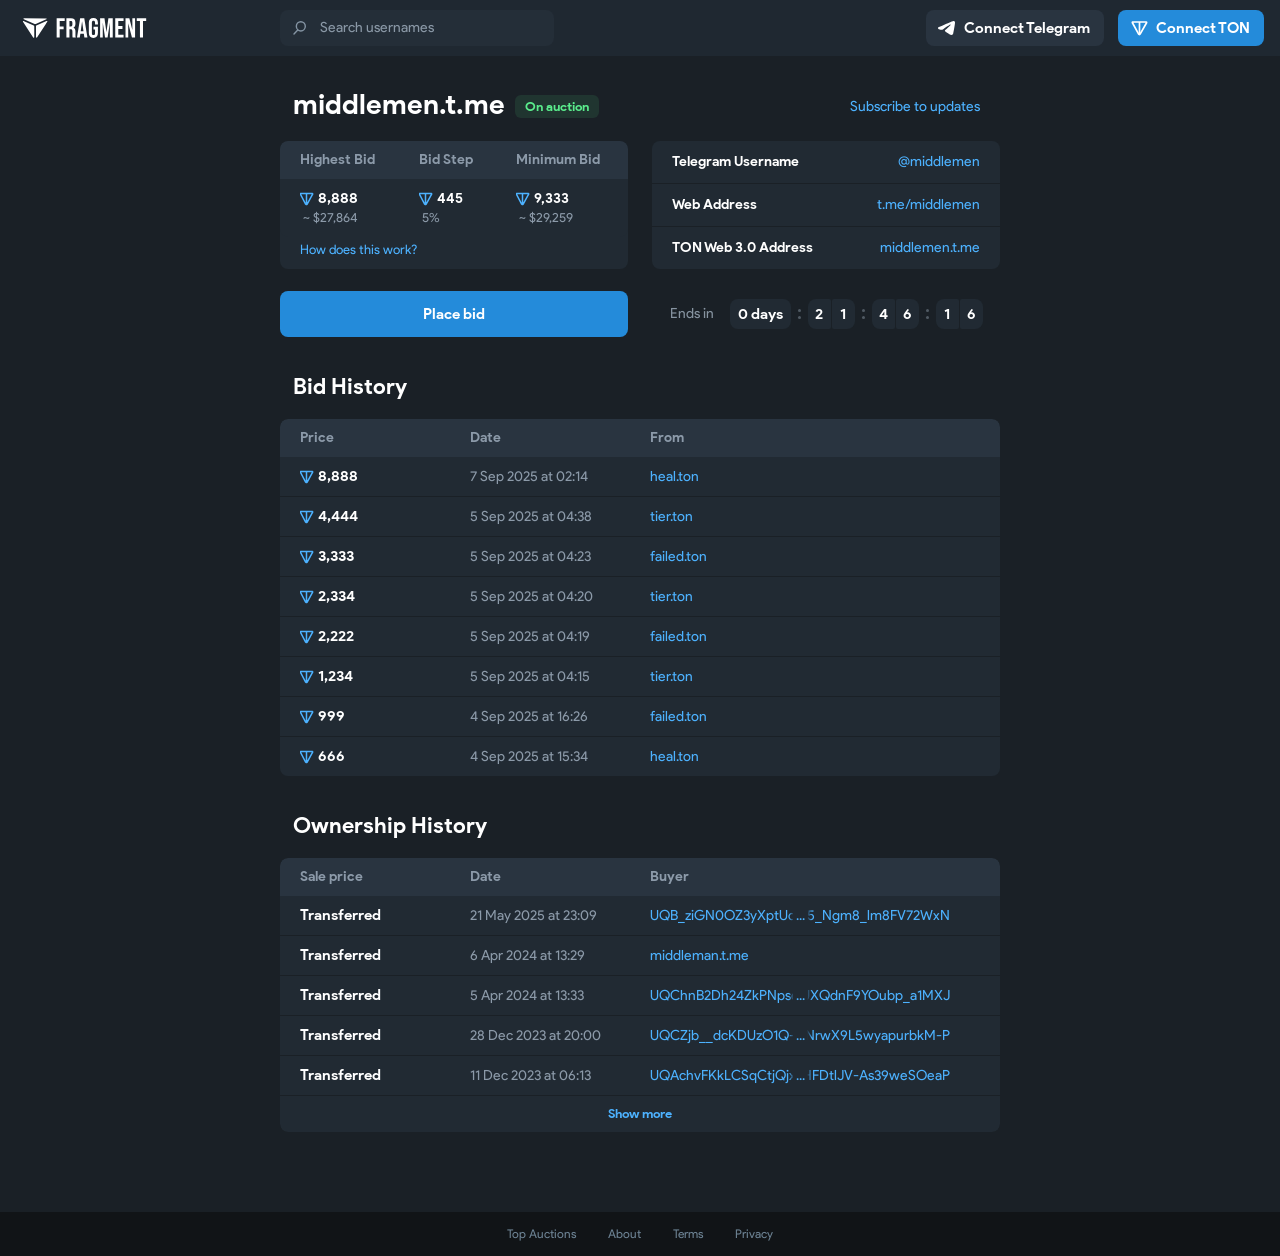
<file: middlemen.html>
<!DOCTYPE html>
<html>
  <head>
    <meta charset="utf-8">
    <title>middlemen – Fragment</title>
    <meta name="viewport" content="width=device-width, initial-scale=1.0, minimum-scale=1.0, maximum-scale=1.0, user-scalable=no, viewport-fit=cover" />
<meta name="format-detection" content="telephone=no" />
<meta http-equiv="X-UA-Compatible" content="IE=edge" />
<meta name="MobileOptimized" content="176" />
<meta name="HandheldFriendly" content="True" /><meta name="twitter:card" content="summary"></meta>
<meta property="og:url" content="https://fragment.com/username/middlemen" />
<meta property="og:title" content="Buy @middlemen">
<meta property="og:image" content="https://nft.fragment.com/username/middlemen.webp">
<meta property="og:description" content="An auction to get the Telegram username @middlemen is in progress.">
<meta property="og:site_name" content="Fragment Auctions">
<link rel="canonical" href="middlemen.html" />

    <link rel="shortcut icon" href="fragment.ico" type="image/x-icon" />
<link rel="mask-icon" href="https://fragment.com/img/fragment_icon.svg" color="#121519">
    <script>document.cookie="stel_dt="+encodeURIComponent((new Date).getTimezoneOffset())+";path=/;max-age=31536000;samesite=None;secure"</script>
    
    <link href="font-roboto.css@1.css" rel="stylesheet" type="text/css">
    <link href="bootstrap.min.css@3.css" rel="stylesheet">
    <link href="bootstrap-extra.css@2.css" rel="stylesheet">
    <link href="auction.css@94.css" rel="stylesheet">

  </head>
  <body class="emoji_image no-transition">
      <svg xmlns="http://www.w3.org/2000/svg" style="position:absolute;width:0;height:0;left:-10000px">
    <defs>
      <path id="icon-premium" d="m8.88 13.45 2.89-5.71c.33-.66 1.14-.93 1.8-.6.25.13.46.35.59.61l2.73 5.51c.22.45.66.76 1.16.82l5.7.68c.78.09 1.33.79 1.24 1.57-.04.31-.18.61-.41.84l-4.52 4.42c-.18.18-.27.43-.23.68l.75 5.98c.1.85-.5 1.63-1.36 1.74-.32.04-.65-.02-.94-.18l-4.77-2.59c-.34-.19-.76-.19-1.11-.01l-4.93 2.52c-.7.35-1.55.07-1.91-.62-.13-.26-.18-.55-.14-.84l.4-2.74c.19-1.34 1.03-2.51 2.23-3.12l5.49-2.78c.15-.08.2-.26.13-.4-.06-.12-.18-.18-.31-.16l-6.71.95c-1.02.15-2.06-.14-2.87-.79l-2.23-1.82c-.64-.51-.73-1.45-.22-2.09.24-.29.59-.48.97-.53l5.73-.74c.36-.04.68-.27.85-.6z"/>
      <path id="icon-ton-qr" d="m4.02 7h15.945c.33 0 .6.27.6.615 0 .105-.015.21-.075.3l-7.56 13.62c-.33.6-1.08.81-1.665.48-.21-.12-.375-.285-.48-.495l-7.305-13.62c-.15-.3-.045-.675.255-.825.09-.045.18-.075.285-.075zm7.98 14.67v-14.67z" fill="none" stroke="currentColor" stroke-width="2.1"/>

      <path d="M 6.67 5.74 L 8.88 1.32 C 9.13 0.81 9.74 0.6 10.25 0.86 C 10.45 0.96 10.61 1.13 10.71 1.33 L 12.79 5.59 C 12.96 5.93 13.29 6.17 13.67 6.22 L 18.03 6.74 C 18.62 6.82 19.05 7.36 18.98 7.96 C 18.95 8.2 18.84 8.43 18.66 8.61 L 15.21 12.03 C 15.07 12.16 15.01 12.36 15.03 12.56 L 15.6 17.17 C 15.69 17.83 15.22 18.44 14.57 18.52 C 14.32 18.55 14.07 18.5 13.85 18.38 L 10.21 16.38 C 9.95 16.24 9.63 16.23 9.36 16.37 L 5.59 18.32 C 5.06 18.59 4.41 18.38 4.14 17.84 C 4.03 17.64 4 17.41 4.03 17.19 L 4.33 15.07 C 4.48 14.03 5.12 13.14 6.04 12.66 L 10.23 10.51 C 10.34 10.45 10.38 10.31 10.33 10.2 C 10.28 10.11 10.19 10.06 10.09 10.08 L 4.97 10.82 C 4.19 10.93 3.39 10.71 2.78 10.2 L 1.07 8.8 C 0.58 8.4 0.51 7.68 0.9 7.18 C 1.09 6.96 1.35 6.81 1.64 6.77 L 6.02 6.2 C 6.3 6.17 6.54 5.99 6.67 5.74 Z" id="icon-star"></path>
      <linearGradient x1="25%" y1="0.825%" x2="74.92%" y2="107.86%" id="s2"><stop stop-color="#FFD951" offset="0%"></stop><stop stop-color="#FFB222" offset="100%"></stop></linearGradient>
      <linearGradient x1="50%" y1="0%" x2="50%" y2="99.8%" id="s3"><stop stop-color="#E58F0D" offset="0%"></stop><stop stop-color="#EB7915" offset="100%"></stop></linearGradient>
      <filter x="-5.2%" y="-5.3%" width="110.3%" height="110.6%" filterUnits="objectBoundingBox" id="s4"><feOffset dx="1" dy="1" in="SourceAlpha" result="shadowOffsetInner1"></feOffset><feComposite in="shadowOffsetInner1" in2="SourceAlpha" operator="arithmetic" k2="-1" k3="1" result="shadowInnerInner1"></feComposite><feColorMatrix values="0 0 0 0 1 0 0 0 0 1 0 0 0 0 1 0 0 0 0.657 0" type="matrix" in="shadowInnerInner1"></feColorMatrix>
      </filter>
      <g id="icon-colorful-star" stroke="none" stroke-width="1" fill="none" fill-rule="evenodd">
        <use fill="url(#s2)" fill-rule="evenodd" xlink:href="#icon-star"></use>
        <use fill="#000" filter="url(#s4)" xlink:href="#icon-star"></use>
        <use stroke="url(#s3)" stroke-width="0.89" xlink:href="#icon-star"></use>
      </g>
      <g id="icon-multi-star" stroke="none" stroke-width="1" fill="none" fill-rule="evenodd">
        <use stroke="currentColor" stroke-width="2.67" xlink:href="#icon-star"></use>
        <use fill="url(#s2)" fill-rule="evenodd" xlink:href="#icon-star"></use>
        <use fill="#000" filter="url(#s4)" xlink:href="#icon-star"></use>
        <use stroke="url(#s3)" stroke-width="0.89" xlink:href="#icon-star"></use>
        <path d="M 5.2 19 L 14 19 L 9.8 16.7 L 5.2 19 Z" fill="currentColor"></path>
      </g>
      <filter id="svg-filter--filters-icon-color"><feFlood flood-color="var(--filters-icon-color)"></feFlood><feComposite in2="SourceGraphic" operator="in"></feComposite></filter>
    </defs>
  </svg>
    <div id="aj_progress" class="progress-bar"></div>
    
    <div id="aj_content">    <header class="tm-header">
    <div class="tm-header-logo">
      <a href="https://fragment.com/" class="tm-logo js-header-logo js-logo js-random-logo js-logo-hoverable">
        <i class="tm-logo-icon js-logo-icon"></i>
        <i class="tm-logo-text"></i>
      </a>
    </div>
    <div class="tm-header-body">
        <form action="https://fragment.com/" class="tm-header-search-form">
    <div class="icon-before icon-search tm-field tm-search-field">
      <input type="search" class="form-control tm-input tm-search-input" name="query" placeholder="Search usernames" autocomplete="off" />
    </div>
  </form>
    </div>
    <div class="tm-header-actions tm-header-actions-wide">
        <button class="btn btn-default tm-header-action tm-header-button login-link">
    <i class="icon icon-connect-telegram"></i>
    <span class="tm-button-label">Connect Telegram</span>
  </button>
        <button class="btn btn-primary tm-header-action tm-header-button ton-auth-link">
    <i class="icon icon-connect-ton"></i>
    <span class="tm-button-label">Connect TON</span>
  </button>
      
    </div>
    
    <div class="tm-header-menu-button js-header-menu-button icon-before icon-header-menu"></div>
    <div class="tm-header-menu hide js-header-menu" data-close-outside="js-header-menu-window">
      <div class="tm-header-menu-close-button js-header-menu-close-button icon-before icon-header-menu-close"></div>
      <div class="tm-header-menu-window js-header-menu-window">
        
        <div class="tm-header-menu-body">
          
          <h4 class="tm-menu-subheader">Platform</h4>
          <div class="tm-menu-links">
            <a href="https://fragment.com/about" class="tm-menu-link icon-before icon-menu-about">About</a>
            <a href="https://fragment.com/terms" class="tm-menu-link icon-before icon-menu-terms">Terms</a>
            <a href="https://fragment.com/privacy" class="tm-menu-link icon-before icon-menu-privacy">Privacy Policy</a>
          </div>
          <div class="tm-header-menu-footer">
              <div class="tm-header-menu-footer-text">
    Connect TON and Telegram <br/>to view your bids and assets
  </div>
              <button class="btn btn-primary btn-block tm-menu-button ton-auth-link">
    <i class="icon icon-connect-ton"></i>
    <span class="tm-button-label">Connect TON</span>
  </button>
              <button class="btn btn-default btn-block tm-menu-button login-link">
    <i class="icon icon-connect-telegram"></i>
    <span class="tm-button-label">Connect Telegram</span>
  </button>
          </div>
        </div>
      </div>
    </div>
  </header>
    <main class="tm-main js-main-content">
      <section class="tm-section tm-auction-section">
    
    <div class="tm-section-header">
      <h2 class="tm-section-header-text">
        <span class="tm-section-header-domain"><span class="tm-web3-address"><span class="subdomain">middlemen</span><span class="domain">.t.me</span></span></span>
        
        <span class="tm-section-header-status tm-status-avail">On auction</span>
        
      </h2>
        <div class="tm-section-subscribe tm-section-box js-subscribe">
    <a class="btn-link subscribe-btn js-subscribe-btn">Subscribe to updates</a>
    <a class="btn-link unsubscribe-btn js-unsubscribe-btn">Unsubscribe from updates</a>
  </div>
    </div>
    
      <div class="tm-section-box tm-section-bid-info">
    <table class="table tm-table tm-table-fixed">
      <thead>
        <tr>
          <th style="--width:37%">Highest Bid</th>
          <th style="--width:28%">Bid Step</th>
          <th style="--width:35%">Minimum Bid</th>
        </tr>
      </thead>
      <tbody>
        <td>
          <div class="table-cell">
            <div class="table-cell-value tm-value icon-before icon-ton">8,888</div>
            <div class="table-cell-desc">&nbsp;~&nbsp;&#036;27,864</div>
          </div>
        </td>
        <td>
          <div class="table-cell">
            <div class="table-cell-value tm-value icon-before icon-ton">445</div>
            <div class="table-cell-desc">&nbsp;5%</div>
          </div>
        </td>
        <td>
          <div class="table-cell">
            <div class="table-cell-value tm-value icon-before icon-ton">9,333</div>
            <div class="table-cell-desc">&nbsp;~&nbsp;&#036;29,259</div>
          </div>
        </td>
      </tbody>
    </table>
    <div class="tm-bid-info-text"><a href="https://fragment.com/about" class="js-howitworks">How does this work?</a></div>
  </div>
      <div class="tm-list tm-section-box tm-section-auction-info">
    <dl class="tm-list-item">
      <dt class="tm-list-item-title">Telegram Username</dt>
      <dd class="tm-list-item-value">
        <span class="accent-color">@middlemen</span>
      </dd>
    </dl>
    <dl class="tm-list-item">
      <dt class="tm-list-item-title">Web Address</dt>
      <dd class="tm-list-item-value">
        <span class="accent-color">t.me/middlemen</span>
      </dd>
    </dl>
    <dl class="tm-list-item">
      <dt class="tm-list-item-title">TON Web 3.0 Address</dt>
      <dd class="tm-list-item-value">
        <span class="accent-color"><span class="tm-web3-address"><span class="subdomain">middlemen</span><span class="domain">.t.me</span></span></span>
      </dd>
    </dl>
  </div>
      <div class="tm-section-box tm-section-countdown-wrap js-timer-wrap">
    <div class="tm-section-countdown">
      <span class="tm-countdown-label short">Ends in</span>
      <span class="tm-countdown-label full">Auction ends in</span>
      <time class="tm-countdown-timer" datetime="2025-09-11T15:30:26+00:00" data-relative="counter"><span class="reel"><b class="digit timer-d" data-val="0 days"></b></span><span class="reel"><b class="digit timer-h0" data-val="2"></b><b class="digit timer-h1" data-val="1"></b></span><span class="reel"><b class="digit timer-m0" data-val="4"></b><b class="digit timer-m1" data-val="6"></b></span><span class="reel"><b class="digit timer-s0" data-val="1"></b><b class="digit timer-s1" data-val="6"></b></span></time>
    </div>
    <div class="tm-section-countdown-end">
      <span class="tm-countdown-label">Auction will close soon</span>
    </div>
  </div>
    <div class="tm-section-box tm-section-buttons">
    <button class="btn btn-primary js-place-bid-btn"data-bid-amount="9333">Place bid</button>
  </div>
    <div class="tm-section-subscribe tm-section-box js-subscribe">
    <a class="btn-link subscribe-btn js-subscribe-btn">Subscribe to updates</a>
    <a class="btn-link unsubscribe-btn js-unsubscribe-btn">Unsubscribe from updates</a>
  </div>
  </section>
    <section class="tm-section clearfix">
    <div class="tm-section-header">
      <h3 class="tm-section-header-text">Bid History</h3>
    </div>
    <div class="tm-table-wrap">
      <table class="table tm-table tm-table-fixed">
        <thead>
          <tr>
            <th style="--thin-width:100px;--wide-width:25%">Price</th>
            <th style="--thin-width:110px;--wide-width:25%">Date</th>
            <th style="--width:50%">From</th>
          </tr>
        </thead>
        <tfoot>
          
        </tfoot>
        <tbody>
            <tr>
    <td>
      <div class="table-cell">
        <div class="table-cell-value tm-value icon-before icon-ton">8,888</div>
      </div>
    </td>
    <td>
      <div class="table-cell">
        <div class="tm-datetime"><span class="thin-only"><time datetime="2025-09-07T02:14:02+00:00" class="short">Sep 7 at 02:14</time></span><span class="wide-only"><time datetime="2025-09-07T02:14:02+00:00">7 Sep 2025 at 02:14</time></span></div>
      </div>
    </td>
    <td>
      <div class="table-cell">
        <a href="https://tonviewer.com/EQDGrAblIDzcNXML0ILuJ8AO-lP4FtIUG8vG9mIlF3R0BKXp" class="tm-wallet" target="_blank"><span class="short">heal.ton</span></a>
      </div>
    </td>
  </tr>  <tr>
    <td>
      <div class="table-cell">
        <div class="table-cell-value tm-value icon-before icon-ton">4,444</div>
      </div>
    </td>
    <td>
      <div class="table-cell">
        <div class="tm-datetime"><span class="thin-only"><time datetime="2025-09-05T04:38:43+00:00" class="short">Sep 5 at 04:38</time></span><span class="wide-only"><time datetime="2025-09-05T04:38:43+00:00">5 Sep 2025 at 04:38</time></span></div>
      </div>
    </td>
    <td>
      <div class="table-cell">
        <a href="https://tonviewer.com/EQBljW7Ac5V-6RTHpUEOvNeI2h0civmA_nkPlg_wm69zdxA0" class="tm-wallet" target="_blank"><span class="short">tier.ton</span></a>
      </div>
    </td>
  </tr>  <tr>
    <td>
      <div class="table-cell">
        <div class="table-cell-value tm-value icon-before icon-ton">3,333</div>
      </div>
    </td>
    <td>
      <div class="table-cell">
        <div class="tm-datetime"><span class="thin-only"><time datetime="2025-09-05T04:23:47+00:00" class="short">Sep 5 at 04:23</time></span><span class="wide-only"><time datetime="2025-09-05T04:23:47+00:00">5 Sep 2025 at 04:23</time></span></div>
      </div>
    </td>
    <td>
      <div class="table-cell">
        <a href="https://tonviewer.com/EQDjnSzyfJ8hZP2Tog5OfEBK1YmwxU5__rUd5i2pB6cM2_Yp" class="tm-wallet" target="_blank"><span class="short">failed.ton</span></a>
      </div>
    </td>
  </tr>  <tr>
    <td>
      <div class="table-cell">
        <div class="table-cell-value tm-value icon-before icon-ton">2,334</div>
      </div>
    </td>
    <td>
      <div class="table-cell">
        <div class="tm-datetime"><span class="thin-only"><time datetime="2025-09-05T04:20:25+00:00" class="short">Sep 5 at 04:20</time></span><span class="wide-only"><time datetime="2025-09-05T04:20:25+00:00">5 Sep 2025 at 04:20</time></span></div>
      </div>
    </td>
    <td>
      <div class="table-cell">
        <a href="https://tonviewer.com/EQBljW7Ac5V-6RTHpUEOvNeI2h0civmA_nkPlg_wm69zdxA0" class="tm-wallet" target="_blank"><span class="short">tier.ton</span></a>
      </div>
    </td>
  </tr>  <tr>
    <td>
      <div class="table-cell">
        <div class="table-cell-value tm-value icon-before icon-ton">2,222</div>
      </div>
    </td>
    <td>
      <div class="table-cell">
        <div class="tm-datetime"><span class="thin-only"><time datetime="2025-09-05T04:19:26+00:00" class="short">Sep 5 at 04:19</time></span><span class="wide-only"><time datetime="2025-09-05T04:19:26+00:00">5 Sep 2025 at 04:19</time></span></div>
      </div>
    </td>
    <td>
      <div class="table-cell">
        <a href="https://tonviewer.com/EQDjnSzyfJ8hZP2Tog5OfEBK1YmwxU5__rUd5i2pB6cM2_Yp" class="tm-wallet" target="_blank"><span class="short">failed.ton</span></a>
      </div>
    </td>
  </tr>  <tr>
    <td>
      <div class="table-cell">
        <div class="table-cell-value tm-value icon-before icon-ton">1,234</div>
      </div>
    </td>
    <td>
      <div class="table-cell">
        <div class="tm-datetime"><span class="thin-only"><time datetime="2025-09-05T04:15:01+00:00" class="short">Sep 5 at 04:15</time></span><span class="wide-only"><time datetime="2025-09-05T04:15:01+00:00">5 Sep 2025 at 04:15</time></span></div>
      </div>
    </td>
    <td>
      <div class="table-cell">
        <a href="https://tonviewer.com/EQBljW7Ac5V-6RTHpUEOvNeI2h0civmA_nkPlg_wm69zdxA0" class="tm-wallet" target="_blank"><span class="short">tier.ton</span></a>
      </div>
    </td>
  </tr>  <tr>
    <td>
      <div class="table-cell">
        <div class="table-cell-value tm-value icon-before icon-ton">999</div>
      </div>
    </td>
    <td>
      <div class="table-cell">
        <div class="tm-datetime"><span class="thin-only"><time datetime="2025-09-04T16:26:18+00:00" class="short">Sep 4 at 16:26</time></span><span class="wide-only"><time datetime="2025-09-04T16:26:18+00:00">4 Sep 2025 at 16:26</time></span></div>
      </div>
    </td>
    <td>
      <div class="table-cell">
        <a href="https://tonviewer.com/EQDjnSzyfJ8hZP2Tog5OfEBK1YmwxU5__rUd5i2pB6cM2_Yp" class="tm-wallet" target="_blank"><span class="short">failed.ton</span></a>
      </div>
    </td>
  </tr>  <tr>
    <td>
      <div class="table-cell">
        <div class="table-cell-value tm-value icon-before icon-ton">666</div>
      </div>
    </td>
    <td>
      <div class="table-cell">
        <div class="tm-datetime"><span class="thin-only"><time datetime="2025-09-04T15:34:20+00:00" class="short">Sep 4 at 15:34</time></span><span class="wide-only"><time datetime="2025-09-04T15:34:20+00:00">4 Sep 2025 at 15:34</time></span></div>
      </div>
    </td>
    <td>
      <div class="table-cell">
        <a href="https://tonviewer.com/EQDGrAblIDzcNXML0ILuJ8AO-lP4FtIUG8vG9mIlF3R0BKXp" class="tm-wallet" target="_blank"><span class="short">heal.ton</span></a>
      </div>
    </td>
  </tr>
        </tbody>
      </table>
    </div>
  </section>  <section class="tm-section clearfix">
    <div class="tm-section-header">
      <h3 class="tm-section-header-text">Ownership History</h3>
    </div>
    <div class="tm-table-wrap">
      <table class="table tm-table tm-table-fixed">
        <thead>
          <tr>
            <th style="--thin-width:100px;--wide-width:25%">Sale price</th>
            <th style="--thin-width:110px;--wide-width:25%">Date</th>
            <th style="--width:50%">Buyer</th>
          </tr>
        </thead>
        <tfoot>
            <tr class="tm-row-selectable">
    <td colspan="3">
      <a class="table-cell table-cell-more js-load-more-owners" data-next-offset="43097175000001">Show more</a>
    </td>
  </tr>
        </tfoot>
        <tbody>
            <tr>
    <td>
      <div class="table-cell">
        <div class="table-cell-value tm-value">Transferred</div>
      </div>
    </td>
    <td>
      <div class="table-cell">
        <div class="tm-datetime"><span class="thin-only"><time datetime="2025-05-21T23:09:42+00:00" class="short">May 21 at 23:09</time></span><span class="wide-only"><time datetime="2025-05-21T23:09:42+00:00">21 May 2025 at 23:09</time></span></div>
      </div>
    </td>
    <td>
      <div class="table-cell">
        <a href="https://tonviewer.com/EQB_ziGN0OZ3yXptUqZrM6toMgB0jvS5_Ngm8_lm8FV72TGI" class="tm-wallet" target="_blank"><span class="head">UQB_ziGN0OZ3yXptUqZrM6to</span><span class="middle"></span><span class="tail">MgB0jvS5_Ngm8_lm8FV72WxN</span></a>
      </div>
    </td>
  </tr>  <tr>
    <td>
      <div class="table-cell">
        <div class="table-cell-value tm-value">Transferred</div>
      </div>
    </td>
    <td>
      <div class="table-cell">
        <div class="tm-datetime"><span class="thin-only"><time datetime="2024-04-06T13:29:52+00:00" class="short">Apr 6, 2024 at 13:29</time></span><span class="wide-only"><time datetime="2024-04-06T13:29:52+00:00">6 Apr 2024 at 13:29</time></span></div>
      </div>
    </td>
    <td>
      <div class="table-cell">
        <a href="https://tonviewer.com/EQBsfYXo1C1Ix4Np2-QqQWOROImVJUlgMewkd39ThZf6ebiU" class="tm-wallet" target="_blank"><span class="short">middleman.t.me</span></a>
      </div>
    </td>
  </tr>  <tr>
    <td>
      <div class="table-cell">
        <div class="table-cell-value tm-value">Transferred</div>
      </div>
    </td>
    <td>
      <div class="table-cell">
        <div class="tm-datetime"><span class="thin-only"><time datetime="2024-04-05T13:33:56+00:00" class="short">Apr 5, 2024 at 13:33</time></span><span class="wide-only"><time datetime="2024-04-05T13:33:56+00:00">5 Apr 2024 at 13:33</time></span></div>
      </div>
    </td>
    <td>
      <div class="table-cell">
        <a href="https://tonviewer.com/EQChnB2Dh24ZkPNpseyMthlR7M7F_VUXQdnF9YOubp_a1JgM" class="tm-wallet" target="_blank"><span class="head">UQChnB2Dh24ZkPNpseyMthlR</span><span class="middle"></span><span class="tail">7M7F_VUXQdnF9YOubp_a1MXJ</span></a>
      </div>
    </td>
  </tr>  <tr>
    <td>
      <div class="table-cell">
        <div class="table-cell-value tm-value">Transferred</div>
      </div>
    </td>
    <td>
      <div class="table-cell">
        <div class="tm-datetime"><span class="thin-only"><time datetime="2023-12-28T20:00:11+00:00" class="short">Dec 28, 2023 at 20:00</time></span><span class="wide-only"><time datetime="2023-12-28T20:00:11+00:00">28 Dec 2023 at 20:00</time></span></div>
      </div>
    </td>
    <td>
      <div class="table-cell">
        <a href="https://tonviewer.com/EQCZjb__dcKDUzO1Q-ykJA4w38D-D9NrwX9L5wyapurbkJJK" class="tm-wallet" target="_blank"><span class="head">UQCZjb__dcKDUzO1Q-ykJA4w</span><span class="middle"></span><span class="tail">38D-D9NrwX9L5wyapurbkM-P</span></a>
      </div>
    </td>
  </tr>  <tr>
    <td>
      <div class="table-cell">
        <div class="table-cell-value tm-value">Transferred</div>
      </div>
    </td>
    <td>
      <div class="table-cell">
        <div class="tm-datetime"><span class="thin-only"><time datetime="2023-12-11T06:13:50+00:00" class="short">Dec 11, 2023 at 06:13</time></span><span class="wide-only"><time datetime="2023-12-11T06:13:50+00:00">11 Dec 2023 at 06:13</time></span></div>
      </div>
    </td>
    <td>
      <div class="table-cell">
        <a href="https://tonviewer.com/EQAchvFKkLCSqCtjQjxYYrDfdhfQvHFDtlJV-As39weSObtK" class="tm-wallet" target="_blank"><span class="head">UQAchvFKkLCSqCtjQjxYYrDf</span><span class="middle"></span><span class="tail">dhfQvHFDtlJV-As39weSOeaP</span></a>
      </div>
    </td>
  </tr>
        </tbody>
      </table>
    </div>
  </section>
  </main>
    <div class="popup-container hide js-howitworks-popup" data-close-outside="popup-body">
    <div class="popup">
      <div class="popup-body">
        <section>
          <h4>How does this work?</h4>
          <p class="popup-text">You can buy this <a href="https://fragment.com/about#what-is-a-collectible">collectible username</a> and use it for your <b>personal profile</b>, group or channel.<br/>   <br/><b>To do so, simply:</b><br/>• Get <a href="https://tonkeeper.com/">Tonkeeper</a>, open it and create a <b>wallet</b>.<br/>• Deposit funds in your <b>wallet</b> from a <a href="https://ton.org/buy-toncoin">supported exchange</a> or with <a href="https://wallet.t.me/">@wallet</a> on Telegram.<br/>• Use <b>Tonkeeper</b> to log in on Fragment and return to this page.<br/>• Tap the buttons below to join the auction.<br/><br/>Purchased entities become available under My Assets and can be used within any supported platform, starting with Telegram.<br/><br/><a href="https://fragment.com/about">Learn More</a></p>
          <div class="popup-buttons">
            <a class="btn btn-link btn-lg popup-cancel-btn">Close</a>
          </div>
        </section>
      </div>
    </div>
  </div>  <div class="popup-container hide form-popup-container place-bid-popup-container js-place-bid-popup" data-close-outside="popup-body">
    <div class="popup">
      <div class="popup-body">
        <section>
          <h2>@middlemen</h2>
          <p class="popup-text">Telegram username and middlemen.t.me</p>
          <form class="js-place-bid-form">
            <div class="form-group">
              <label for="bid_value">Your bid</label>
              <div class="icon-before icon-ton form-control-wrap tm-coin-field">
                <input inputmode="decimal" class="form-control js-amount-input" id="bid_value" name="bid_value" value="9333" data-for="js-bid_value" data-usd-for="js-bid_usd_value" autocomplete="off">
              </div>
              <p class="help-block">Approximately &#036;<span class="js-bid_usd_value">29,259</span></p>
              <div class="tm-form-control-hint"></div>
            </div>
            <div class="form-main-button">
              <button type="submit" class="btn btn-primary btn-block">
                <span class="tm-button-label">Place a <span class="icon-before icon-ton tm-amount js-bid_value">9,333</span> bid</span>
              </button>
            </div>
          </form>
        </section>
      </div>
    </div>
  </div>  <div class="popup-container hide form-popup-container js-put-to-auction-popup" data-close-outside="popup-body">
    <div class="popup">
      <div class="popup-body">
        <section>
          <h4>Put up for auction</h4>
          
          <p class="popup-text">Do you want to make <span class="accent-color js-username"></span> available for auction on <b>Fragment</b>?</p>
          <form class="js-put-to-auction-form">
            <input type="hidden" name="username" />
            <div class="form-group">
              <label for="min_bid_value">Minimum bid</label>
              <div class="icon-before icon-ton form-control-wrap tm-coin-field">
                <input inputmode="decimal" class="form-control js-amount-input" id="min_bid_value" name="min_bid_value" value="1" data-usd-for="js-bid_usd_value" autocomplete="off">
                <div class="form-control-hint">~&nbsp;&#036;<span class="js-bid_usd_value">3.14</span></div>
              </div>
            </div>
            <div class="form-group">
              <label for="max_price_value">Maximum price</label>
              <div class="icon-before icon-ton form-control-wrap tm-coin-field">
                <input inputmode="decimal" class="form-control js-amount-input" id="max_price_value" name="max_price_value" value="" placeholder="Optional" autocomplete="off">
              </div>
              <p class="help-block">Set a maximum price if you want to enable anyone to instantly buy <span class="js-username"></span> for this price.</p>
            </div>
            <div class="popup-buttons">
              <a class="btn btn-link btn-lg popup-cancel-btn">Cancel</a>
              <button type="submit" class="btn btn-link btn-lg">Proceed</button>
            </div>
          </form>
        </section>
      </div>
    </div>
  </div>  <div class="popup-container hide form-popup-container place-bid-popup-container js-sell-username-popup" data-close-outside="popup-body">
    <div class="popup">
      <div class="popup-body">
        <section>
          <h2 class="js-username"></h2>
          <p class="popup-text">Sell username on <b>Fragment</b></p>
          <form class="js-sell-username-form">
            <input type="hidden" name="username" />
            <div class="form-group">
              <label for="sell_value">Sell price</label>
              <div class="icon-before icon-ton form-control-wrap tm-coin-field">
                <input inputmode="decimal" class="form-control js-amount-input" id="sell_value" name="sell_value" value="1" data-for="js-bid_value" autocomplete="off">
              </div>
              <div class="tm-form-control-hint"></div>
            </div>
            <div class="form-main-button">
              <button type="submit" class="btn btn-primary btn-block">
                <span class="tm-button-label">Sell for <span class="icon-before icon-ton tm-amount js-bid_value">1</span></span>
              </button>
            </div>
          </form>
        </section>
      </div>
    </div>
  </div>  <div class="popup-container hide js-convert-confirm-popup" data-close-outside="popup-body">
    <div class="popup">
      <div class="popup-body">
        <section>
          <h4>Auction Your Username</h4>
          <p class="popup-text">The <span class="accent-color">@fragment</span> bot sent you a <b>confirmation message</b> on Telegram, please open it and follow the instructions to proceed.</p>
          <div class="popup-buttons">
            <a href="https://t.me/fragment" target="_blank" class="btn btn-link btn-lg">Open bot</a>
          </div>
        </section>
      </div>
    </div>
  </div>
  <div class="popup-container form-popup-container hide js-convert-bid-popup" data-close-outside="popup-body">
    <div class="popup">
      <div class="popup-body">
        <section>
          <h4>Auction Your Username</h4>
          <p class="popup-text">You can put <span class="accent-color js-username"></span> up for auction as a <b>collectible username</b>. This action is <b>irreversible</b>.<br/><br/>The winner of the auction will <b>own</b> the TON collectible – and you are free to bid on it as well. Your wallet will receive the final amount in TON, minus <a target="_blank" rel="noopener" href="https://fragment.com/about#q-are-there-any-transaction-fees">conversion fees</a>.</p>
          <form class="js-convert-bid-form">
            <input type="hidden" name="id" />
            <div class="form-group">
              <label for="bid_value">Your first bid</label>
              <div class="icon-before icon-ton form-control-wrap tm-coin-field">
                <input inputmode="decimal" class="form-control js-amount-input" id="bid_value" name="bid_value" value="10" data-for="js-bid_value" data-usd-for="js-bid_usd_value" autocomplete="off">
                <div class="form-control-hint">~&nbsp;&#036;<span class="js-bid_usd_value">31.35</span></div>
              </div>
              <p class="help-block">The auction will start after you place the first bid. If someone outbids you, you will get this entire amount back. If there are no other bidders, you will get both the new collectible and your bid amount back, minus 5% and minus a <span class="icon-before icon-ton-text">5</span> fee.</p>
            </div>
            <div class="popup-buttons">
              <a class="btn btn-link btn-lg popup-cancel-btn">Cancel</a>
              <button type="submit" class="btn btn-link btn-lg js-do-transfer-btn">Continue</button>
            </div>
          </form>
        </section>
      </div>
    </div>
  </div>
  <div class="popup-container form-popup-container hide js-new-convert-bid-popup" data-close-outside="popup-body">
    <div class="popup">
      <div class="popup-body">
        <section>
          <h4>Auction Your Username</h4>
          <p class="popup-text">This will put <span class="accent-color js-username"></span> up for auction as a <b>collectible username</b>. You can cancel the auction at any time before the first bid is placed.<br/><br/>You can place your own bids in the auction – the winner will <b>own the TON collectible</b>.<br/><br/>Your wallet <span class="js-address"></span> will receive the final amount in TON, minus a 5% platform fee and a <a target="_blank" rel="noopener" href="https://fragment.com/about#q-are-there-any-transaction-fees">one-time</a> <span class="icon-before icon-ton">5</span> conversion fee.</p>
          <form class="js-new-convert-bid-form">
            <input type="hidden" name="id" />
            <div class="form-group">
              <label for="bid_value">Minimum bid</label>
              <div class="icon-before icon-ton form-control-wrap tm-coin-field">
                <input inputmode="decimal" class="form-control js-amount-input" id="bid_value" name="bid_value" value="10" data-for="js-bid_value" data-usd-for="js-bid_usd_value" autocomplete="off">
                <div class="form-control-hint">~&nbsp;&#036;<span class="js-bid_usd_value">31.35</span></div>
              </div>
              <p class="help-block">The auction will start after someone places the first bid.</p>
            </div>
            <div class="popup-buttons">
              <a class="btn btn-link btn-lg popup-cancel-btn">Cancel</a>
              <button type="submit" class="btn btn-link btn-lg js-do-transfer-btn">Create Auction</button>
            </div>
          </form>
        </section>
      </div>
    </div>
  </div>  <div class="popup-container hide js-make-offer-popup" data-close-outside="popup-body">
    <div class="popup">
      <div class="popup-body">
        <section>
          <h4>Make an offer</h4>
          <p class="popup-text">Let the owner of <span class="accent-color">@middlemen</span> know that you are willing to buy this username.</p>
          <form class="js-make-offer-form">
            <input type="hidden" name="id" />
            <div class="form-group">
              <label for="amount_value">How much would you pay?</label>
              <div class="icon-before icon-ton form-control-wrap tm-coin-field">
                <input inputmode="decimal" class="form-control js-amount-input" id="amount_value" name="amount_value" value="" data-for="js-amount_value" data-usd-for="js-amount_usd_value" placeholder="Enter any amount in TON" autocomplete="off">
                <div class="form-control-hint">~&nbsp;&#036;<span class="js-amount_usd_value"></span></div>
              </div>
              <p class="help-block">We will notify you on Telegram if the owner of the username makes it available for sale.<br/><br/>This service costs <span class="icon-before icon-ton-text js-amount_fee"></span> for this username.</p>
            </div>
            <div class="popup-buttons">
              <a class="btn btn-link btn-lg popup-cancel-btn">Cancel</a>
              <button type="submit" class="btn btn-link btn-lg js-do-offer-btn">Proceed</button>
            </div>
          </form>
        </section>
      </div>
    </div>
  </div>  <div class="popup-container hide js-howofferworks-popup" data-close-outside="popup-body">
    <div class="popup">
      <div class="popup-body">
        <section>
          <h4>How does this work?</h4>
          <p class="popup-text">You can make an offer for this username, suggesting the owner to sell it on Fragment. To encourage serious offers, this process requires a <b>small fee</b>.<br/><br/><b>To pay the fee, simply:</b><br/>• Get <a href="https://tonkeeper.com/">Tonkeeper</a>, open it and create a <b>wallet</b>.<br/>• Deposit funds in your <b>wallet</b> from a <a href="https://ton.org/buy-toncoin">supported exchange</a> or with <a href="https://wallet.t.me/">@wallet</a> on Telegram.<br/>• Use <b>Tonkeeper</b> to log in on Fragment and return to this page.<br/>• Log in with your <b>Telegram account</b> to receive a notification if the username gets listed.<br/>• Tap the button to make an offer – enter the amount you&#39;d be <b>willing to spend</b> for this username.<br/>• Scan the QR code to <b>pay the fee</b> for making the offer.<br/><br/>The owner will receive your offer on Telegram – if they&nbsp;decide to list their username, you&#39;ll be able to make your bid.<br/><br/><a href="https://fragment.com/about">Learn More</a></p>
          <div class="popup-buttons">
            <a class="btn btn-link btn-lg popup-cancel-btn">Close</a>
          </div>
        </section>
      </div>
    </div>
  </div>  <div class="popup-container hide js-botsabout-popup" data-close-outside="popup-body">
    <div class="popup">
      <div class="popup-body">
        <section>
          <h4>Bot usernames</h4>
          <p class="popup-text">This username has been upgraded and it can now be assigned not just to channels, groups or users, but also to bots. This upgrade is permanent and can be performed for any collectible username by paying a fee of <span class="icon-before icon-ton tm-amount">1,000</span>. Usernames will remain upgraded even if they change owners.</p>
          <div class="popup-buttons">
            <a class="btn btn-link btn-lg popup-cancel-btn">OK, got it</a>
          </div>
        </section>
      </div>
    </div>
  </div>
    <footer class="tm-footer">
    <div class="tm-footer-links">
      <a href="https://fragment.com/" class="tm-footer-link">Top Auctions</a>
      <a href="https://fragment.com/about" class="tm-footer-link">About</a>
      <a href="https://fragment.com/terms" class="tm-footer-link">Terms</a>
      <a href="https://fragment.com/privacy" class="tm-footer-link">Privacy</a>
    </div>
  </footer></div>
    <script src="jquery.min.js@1"></script>
    <script src="bootstrap.min.js"></script>
    <script src="main-aj.js@72"></script>
    <script src="jquery-ex.js@22"></script>
<script src="jquery-ui.min.js@1"></script>
<script src="qr-code-styling.js@1"></script>
<script src="tonconnect-ui.min.js@7"></script>
<script src="auction.js@99"></script>
<script src="tgsticker.js@31"></script>
<script src="https://telegram.org/js/telegram-widget.js?22"></script>

    <script>ajInit({"version":602,"apiUrl":"\/api?hash=c63f004a2489a08993","unauth":true,"state":{"type":1,"typeUrl":"\/username\/","username":"middlemen","itemTitle":"@middlemen","itemSentMessage":"Request sent. The username will appear in your My Assets section as soon as the transaction is successfully recorded in the blockchain.","auctionLastLt":61268569000003,"auctionLastVer":false,"offerFeeMax":"100","offerFeeMult":0.0005,"tonRate":3.1350371276459}});</script>
    <script id="aj_script">l.add({"WEB_POPUP_QR_PLACE_BID_HEADER":"Place a bid","WEB_POPUP_QR_PLACE_BID_TEXT":"Scan the QR code and pay {amount} with Tonkeeper","WEB_POPUP_QR_PLACE_BID_TK_BUTTON":"Place a bid with Tonkeeper","WEB_POPUP_QR_OR_BUTTON":"Or press the button below","WEB_POPUP_QR_PLACE_BID_TERMS":"By placing a bid, you accept the <a href="https://fragment.com/username/\&quot;\/terms\&quot;" target=\"_blank\" rel=\"noopener\">Fragment Terms of Service<\/a> and <a href="https://fragment.com/username/\&quot;\/privacy\&quot;" target=\"_blank\" rel=\"noopener\">Privacy Policy<\/a>.","WEB_PLACE_BID_SENT":"Request sent. Your bid will appear in the bid history as soon as the transaction is successfully recorded in the blockchain.","WEB_POPUP_QR_BUY_NOW_HEADER":"Buy {username}","WEB_POPUP_QR_BUY_NOW_TEXT":"Scan the QR code and pay {amount} with Tonkeeper","WEB_POPUP_QR_BUY_NOW_TK_BUTTON":"Buy now with Tonkeeper","WEB_POPUP_QR_START_AUCTION_HEADER":"Start an auction","WEB_POPUP_QR_START_AUCTION_TEXT":"Scan the QR code and confirm transaction with Tonkeeper","WEB_POPUP_QR_START_AUCTION_TK_BUTTON":"Start auction with Tonkeeper","WEB_POPUP_QR_PROCEED_TERMS":"By proceeding, you accept the <a href="https://fragment.com/username/\&quot;\/terms\&quot;" target=\"_blank\" rel=\"noopener\">Fragment Terms of Service<\/a> and <a href="https://fragment.com/username/\&quot;\/privacy\&quot;" target=\"_blank\" rel=\"noopener\">Privacy Policy<\/a>.","WEB_START_AUCTION_SENT":"Request sent. The auction will start as soon as the transaction is successfully recorded in the blockchain.","WEB_POPUP_QR_STOP_AUCTION_HEADER":"Stop an auction","WEB_POPUP_QR_STOP_AUCTION_TEXT":"Scan the QR code and confirm transaction with Tonkeeper","WEB_POPUP_QR_STOP_AUCTION_TK_BUTTON":"Stop auction with Tonkeeper","WEB_STOP_AUCTION_SENT":"Request sent. The auction will be stopped as soon as the transaction is successfully recorded in the blockchain.","WEB_POPUP_QR_SELL_HEADER":"List for sale","WEB_POPUP_QR_SELL_TEXT":"Scan the QR code and confirm transaction with Tonkeeper","WEB_POPUP_QR_SELL_TK_BUTTON":"List for sale with Tonkeeper","WEB_SELL_SENT":"Request sent. The username will be listed for sale as soon as the transaction is successfully recorded in the blockchain.","WEB_POPUP_QR_CONVERT_HEADER":"Put up for auction","WEB_POPUP_QR_CONVERT_TEXT":"Scan the QR code and pay {amount} with Tonkeeper","WEB_POPUP_QR_CONVERT_TK_BUTTON":"Place a bid with Tonkeeper","WEB_CONVERT_SENT":"Request sent. Auction will be started as soon as the transaction is successfully recorded in the blockchain.","WEB_POPUP_QR_OFFER_HEADER":"Pay to make an offer","WEB_POPUP_QR_OFFER_TEXT":"Scan the QR code and pay {amount} with Tonkeeper","WEB_POPUP_QR_OFFER_TK_BUTTON":"Make an offer with Tonkeeper","WEB_OFFER_REQUEST_MADE":"Request sent. We will let the owner of the username know about your offer as soon as the transaction is successfully recorded in the blockchain."});
Aj._useScrollHack=true;
Auction.init();
Main.init();
Aj.onLoad(function(state) {
  state.unAuth = true;
  Login.init({"bot_id":5444323279,"request_access":"write"});
  state.onAuthClick = function(e) {
    var return_to = this.href || false;
    e.stopImmediatePropagation();
    e.preventDefault();
    Login.open(return_to);
  };
  $('.login-link').on('click', state.onAuthClick);
  $(document).on('click', '.login-link', state.onAuthClick);
});
Aj.onUnload(function(state) {
  $('.login-link').off('click', state.onAuthClick);
  $(document).off('click', '.login-link');
});
Wallet.init({"address":false,"ton_proof":"0d9fc3f0e2b14552b1","logged_in":false,"version":2});
</script>
    <script>Aj.pageLoaded();</script>
    
  </body>
</html>
<!-- page generated in 10.3ms -->
</file>
<file: font-roboto.css@1.css>
/* cyrillic-ext */
@font-face {
  font-family: 'Roboto';
  font-style: normal;
  font-weight: 400;
  font-display: swap;
  src: url('Roboto/KFOmCnqEu92Fr1Mu72xKKTU1Kvnz.woff2') format('woff2');
  unicode-range: U+0460-052F, U+1C80-1C88, U+20B4, U+2DE0-2DFF, U+A640-A69F, U+FE2E-FE2F;
}
/* cyrillic */
@font-face {
  font-family: 'Roboto';
  font-style: normal;
  font-weight: 400;
  font-display: swap;
  src: url('Roboto/KFOmCnqEu92Fr1Mu5mxKKTU1Kvnz.woff2') format('woff2');
  unicode-range: U+0301, U+0400-045F, U+0490-0491, U+04B0-04B1, U+2116;
}
/* greek-ext */
@font-face {
  font-family: 'Roboto';
  font-style: normal;
  font-weight: 400;
  font-display: swap;
  src: url('Roboto/KFOmCnqEu92Fr1Mu7mxKKTU1Kvnz.woff2') format('woff2');
  unicode-range: U+1F00-1FFF;
}
/* greek */
@font-face {
  font-family: 'Roboto';
  font-style: normal;
  font-weight: 400;
  font-display: swap;
  src: url('Roboto/KFOmCnqEu92Fr1Mu4WxKKTU1Kvnz.woff2') format('woff2');
  unicode-range: U+0370-03FF;
}
/* vietnamese */
@font-face {
  font-family: 'Roboto';
  font-style: normal;
  font-weight: 400;
  font-display: swap;
  src: url('Roboto/KFOmCnqEu92Fr1Mu7WxKKTU1Kvnz.woff2') format('woff2');
  unicode-range: U+0102-0103, U+0110-0111, U+0128-0129, U+0168-0169, U+01A0-01A1, U+01AF-01B0, U+1EA0-1EF9, U+20AB;
}
/* latin-ext */
@font-face {
  font-family: 'Roboto';
  font-style: normal;
  font-weight: 400;
  font-display: swap;
  src: url('Roboto/KFOmCnqEu92Fr1Mu7GxKKTU1Kvnz.woff2') format('woff2');
  unicode-range: U+0100-024F, U+0259, U+1E00-1EFF, U+2020, U+20A0-20AB, U+20AD-20CF, U+2113, U+2C60-2C7F, U+A720-A7FF;
}
/* latin */
@font-face {
  font-family: 'Roboto';
  font-style: normal;
  font-weight: 400;
  font-display: swap;
  src: url('Roboto/KFOmCnqEu92Fr1Mu4mxKKTU1Kg.woff2') format('woff2');
  unicode-range: U+0000-00FF, U+0131, U+0152-0153, U+02BB-02BC, U+02C6, U+02DA, U+02DC, U+2000-206F, U+2074, U+20AC, U+2122, U+2191, U+2193, U+2212, U+2215, U+FEFF, U+FFFD;
}
/* cyrillic-ext */
@font-face {
  font-family: 'Roboto';
  font-style: normal;
  font-weight: 500;
  font-display: swap;
  src: url('Roboto/KFOlCnqEu92Fr1MmEU9fCRc4AMP6lbBP.woff2') format('woff2');
  unicode-range: U+0460-052F, U+1C80-1C88, U+20B4, U+2DE0-2DFF, U+A640-A69F, U+FE2E-FE2F;
}
/* cyrillic */
@font-face {
  font-family: 'Roboto';
  font-style: normal;
  font-weight: 500;
  font-display: swap;
  src: url('Roboto/KFOlCnqEu92Fr1MmEU9fABc4AMP6lbBP.woff2') format('woff2');
  unicode-range: U+0301, U+0400-045F, U+0490-0491, U+04B0-04B1, U+2116;
}
/* greek-ext */
@font-face {
  font-family: 'Roboto';
  font-style: normal;
  font-weight: 500;
  font-display: swap;
  src: url('Roboto/KFOlCnqEu92Fr1MmEU9fCBc4AMP6lbBP.woff2') format('woff2');
  unicode-range: U+1F00-1FFF;
}
/* greek */
@font-face {
  font-family: 'Roboto';
  font-style: normal;
  font-weight: 500;
  font-display: swap;
  src: url('Roboto/KFOlCnqEu92Fr1MmEU9fBxc4AMP6lbBP.woff2') format('woff2');
  unicode-range: U+0370-03FF;
}
/* vietnamese */
@font-face {
  font-family: 'Roboto';
  font-style: normal;
  font-weight: 500;
  font-display: swap;
  src: url('Roboto/KFOlCnqEu92Fr1MmEU9fCxc4AMP6lbBP.woff2') format('woff2');
  unicode-range: U+0102-0103, U+0110-0111, U+0128-0129, U+0168-0169, U+01A0-01A1, U+01AF-01B0, U+1EA0-1EF9, U+20AB;
}
/* latin-ext */
@font-face {
  font-family: 'Roboto';
  font-style: normal;
  font-weight: 500;
  font-display: swap;
  src: url('Roboto/KFOlCnqEu92Fr1MmEU9fChc4AMP6lbBP.woff2') format('woff2');
  unicode-range: U+0100-024F, U+0259, U+1E00-1EFF, U+2020, U+20A0-20AB, U+20AD-20CF, U+2113, U+2C60-2C7F, U+A720-A7FF;
}
/* latin */
@font-face {
  font-family: 'Roboto';
  font-style: normal;
  font-weight: 500;
  font-display: swap;
  src: url('Roboto/KFOlCnqEu92Fr1MmEU9fBBc4AMP6lQ.woff2') format('woff2');
  unicode-range: U+0000-00FF, U+0131, U+0152-0153, U+02BB-02BC, U+02C6, U+02DA, U+02DC, U+2000-206F, U+2074, U+20AC, U+2122, U+2191, U+2193, U+2212, U+2215, U+FEFF, U+FFFD;
}
/* cyrillic-ext */
@font-face {
  font-family: 'Roboto';
  font-style: normal;
  font-weight: 700;
  font-display: swap;
  src: url('Roboto/KFOlCnqEu92Fr1MmWUlfCRc4AMP6lbBP.woff2') format('woff2');
  unicode-range: U+0460-052F, U+1C80-1C88, U+20B4, U+2DE0-2DFF, U+A640-A69F, U+FE2E-FE2F;
}
/* cyrillic */
@font-face {
  font-family: 'Roboto';
  font-style: normal;
  font-weight: 700;
  font-display: swap;
  src: url('Roboto/KFOlCnqEu92Fr1MmWUlfABc4AMP6lbBP.woff2') format('woff2');
  unicode-range: U+0301, U+0400-045F, U+0490-0491, U+04B0-04B1, U+2116;
}
/* greek-ext */
@font-face {
  font-family: 'Roboto';
  font-style: normal;
  font-weight: 700;
  font-display: swap;
  src: url('Roboto/KFOlCnqEu92Fr1MmWUlfCBc4AMP6lbBP.woff2') format('woff2');
  unicode-range: U+1F00-1FFF;
}
/* greek */
@font-face {
  font-family: 'Roboto';
  font-style: normal;
  font-weight: 700;
  font-display: swap;
  src: url('Roboto/KFOlCnqEu92Fr1MmWUlfBxc4AMP6lbBP.woff2') format('woff2');
  unicode-range: U+0370-03FF;
}
/* vietnamese */
@font-face {
  font-family: 'Roboto';
  font-style: normal;
  font-weight: 700;
  font-display: swap;
  src: url('Roboto/KFOlCnqEu92Fr1MmWUlfCxc4AMP6lbBP.woff2') format('woff2');
  unicode-range: U+0102-0103, U+0110-0111, U+0128-0129, U+0168-0169, U+01A0-01A1, U+01AF-01B0, U+1EA0-1EF9, U+20AB;
}
/* latin-ext */
@font-face {
  font-family: 'Roboto';
  font-style: normal;
  font-weight: 700;
  font-display: swap;
  src: url('Roboto/KFOlCnqEu92Fr1MmWUlfChc4AMP6lbBP.woff2') format('woff2');
  unicode-range: U+0100-024F, U+0259, U+1E00-1EFF, U+2020, U+20A0-20AB, U+20AD-20CF, U+2113, U+2C60-2C7F, U+A720-A7FF;
}
/* latin */
@font-face {
  font-family: 'Roboto';
  font-style: normal;
  font-weight: 700;
  font-display: swap;
  src: url('Roboto/KFOlCnqEu92Fr1MmWUlfBBc4AMP6lQ.woff2') format('woff2');
  unicode-range: U+0000-00FF, U+0131, U+0152-0153, U+02BB-02BC, U+02C6, U+02DA, U+02DC, U+2000-206F, U+2074, U+20AC, U+2122, U+2191, U+2193, U+2212, U+2215, U+FEFF, U+FFFD;
}
</file>
<file: auction.css@94.css>
@font-face {
  font-family: ProductSans;
  font-display: swap;
  font-style: normal;
  font-weight: 400;
  src: url(ProductSansRegular.ttf);
}
@font-face {
  font-family: ProductSans;
  font-display: swap;
  font-style: bold;
  font-weight: 600;
  src: url(ProductSansBold.ttf);
}

:root {
  --text-color: #8794a1;
  --accent-color: #4db2ff;
  --accent-rgb: 77, 178, 255;
  --accent-bg-color: rgba(var(--accent-rgb), .1);
  --dropdown-color: #dde4eb;
  --dropdown-bg-color: #2e3a47;
  --dropdown-bg-hover-color: #384553;
  --dropdown-secondary-color: #8c9aa9;
  --article-color: #fff;
  --dropdown-color: #fff;
  --header-color: #fff;
  --field-color: #fff;
  --field-bg-color: #242e38;
  --field-second-color: #8494a3;
  --field-placeholder-color: #8a98a6;
  --field-accent-color: #248bda;
  --btn-primary-color: #fff;
  --btn-primary-bg-rgb: 36, 139, 218;
  --btn-primary-bg-color: rgb(var(--btn-primary-bg-rgb));
  --btn-primary-bg-hover-color: #207cc2;
  --btn-primary-disabled-color: #a6d8ff;
  --btn-default-color: #fff;
  --btn-default-bg-color: #242e38;
  --btn-default-bg-hover-color: #293440;
  --btn-header-color: #fff;
  --btn-header-bg-rgb: 41, 52, 64;
  --btn-header-bg-color: rgb(var(--btn-header-bg-rgb));
  --btn-header-bg-hover-rgb: 63, 78, 96;
  --btn-header-bg-hover-color: rgb(var(--btn-header-bg-hover-rgb));
  --table-bg-rgb: 33, 42, 51;
  --table-bg-color: rgb(var(--table-bg-rgb));
  --table-header-bg-color: #293440;
  --table-bg-hover-color: #293440;
  --table-text-color: #8c9aa9;
  --filters-header-bg-color: #28323d;
  --filters-icon-color: #838f9c;
  --value-color: #fff;
  --header-height: 48px;
  --def-border-radius: 8px;
  --min-border-radius: 3px;
  --popup-border-radius: 12px;
  --bg-rgb: 26, 32, 38;
  --bg-color: rgb(var(--bg-rgb));
  --header-bg-rgb: 33, 42, 51;
  --header-bg-color: rgba(var(--header-bg-rgb), .9);
  --bg-hover-color: #212a33;
  --def-transition-duration: .2s;
  --def-transition: var(--def-transition-duration) ease;
  --first-half-transition: .1s ease-out;
  --second-half-transition: .1s ease-in .1s;
  --half-transition-duration: .15s;
  --settings-bg-rgb: var(--header-bg-rgb);
  --settings-bg-color: rgb(var(--settings-bg-rgb));
  --settings-bg-hover-color: #293440;
  --inactive-bg-color: #212a33;
  --inactive-color: #354352;
  --footer-bg-color: #111417;
  --footer-color: #6d8394;
  --footer-bg-color: #111417;
  --tooltip-bg-color: #2d3c4c;
  --tooltip-color: #fff;
  --header-tab-color-rgb: 203, 215, 229;
  --header-tab-color-active: #fff;
  --unavail-color-rgb: 255, 88, 99;
  --unavail-color: rgb(var(--unavail-color-rgb));
  --danger-color-rgb: 255, 88, 99;
  --danger-bg-color: rgba(var(--danger-color-rgb), .14);
  --danger-text-color: rgb(var(--danger-color-rgb));
  --warning-color-rgb: 255, 153, 83;
  --warning-bg-color: rgba(var(--warning-color-rgb), .14);
  --warning-text-color: rgb(var(--warning-color-rgb));
}

html.header-tabs {
  --header-height: 90px;
}

body {
  font-family: ProductSans, -apple-system, system-ui, sans-serif;
  font-variant-ligatures: none;
  -webkit-font-smoothing: antialiased;
  --cur-bg-rgb: var(--bg-rgb);
  background: var(--footer-bg-color);
  position: relative;
  padding: 0;
  color: var(--text-color);
}

.no-transition,
.no-transition * {
  transition: none !important;
}

a, a:hover {
  color: var(--accent-color);
}
a:focus {
  color: var(--accent-color);
  outline: none;
}

.accent-color {
  color: var(--accent-color);
}

.mini-frac {
  font-size: 80%;
}

.link-text {
  color: var(--accent-color);
  cursor: pointer;
}
.link-text:hover {
  text-decoration: underline;
}

input::-webkit-outer-spin-button,
input::-webkit-inner-spin-button {
  -webkit-appearance: none;
  margin: 0;
}
input[type=number] {
  -moz-appearance: textfield;
}

.icon,
.icon-after:after,
.icon-before:before {
  display: inline-block;
  vertical-align: top;
  background-position: 0 center;
  background-repeat: no-repeat;
  background-size: contain;
}
.icon-after:after,
.icon-before:before {
  content: '';
}
i.icon {
  font-style: normal;
}

.btn {
  display: inline-flex;
  font-size: 13px;
  line-height: 18px;
  font-weight: bold;
  padding: 12px 15px;
  justify-content: center;
  border-radius: var(--def-border-radius);
  /*transition: background-color var(--def-transition);*/
  border: none;
}
.btn,
.btn:hover,
.btn:focus,
.btn:active,
.btn:focus:active {
  box-shadow: none;
  outline: none;
}
.btn-primary {
  color: var(--btn-primary-color);
  background-color: var(--btn-primary-bg-color);
}
.btn-primary:hover,
.btn-primary:focus,
.btn-primary:active {
  color: var(--btn-primary-color);
  background-color: var(--btn-primary-bg-hover-color);
}
.btn-primary[disabled] {
  color: var(--btn-primary-disabled-color);
  background-color: var(--btn-primary-bg-color);
  opacity: 1;
}
.btn-default {
  color: var(--btn-default-color);
  background-color: var(--btn-default-bg-color);
}
.btn-default:hover,
.btn-default:focus,
.btn-default:active {
  color: var(--btn-default-color);
  background-color: var(--btn-default-bg-hover-color);
}
.btn-link,
.btn-link:hover,
.btn-link:focus {
  color: var(--accent-color);
}
.btn.btn-link:hover,
.btn.btn-link:focus {
  background-color: var(--bg-hover-color);
  text-decoration: none;
}

.btn-tonkeeper .tm-button-label:before {
  content: '';
  display: inline-block;
  vertical-align: top;
  width: 18px;
  height: 18px;
  margin-right: 5px;
  background: var(--image-url-tonkeeper) 0 center no-repeat;
  background-size: contain;
}

.form-control-wrap {
  display: flex;
  border-radius: var(--def-border-radius);
  background: var(--field-bg-color);
  position: relative;
}
.form-control {
  height: auto;
  font-size: 15px;
  line-height: 20px;
  padding: 11px 22px;
  word-break: break-word;
  box-shadow: none !important;
  border: none;
  background: var(--field-bg-color);
  border-radius: var(--def-border-radius);
  color: var(--field-color);
}
.form-control-wrap .form-control {
  background: transparent;
}
.form-control::-webkit-input-placeholder {
  transition: opacity .15s ease;
  color: var(--field-placeholder-color);
}
.form-control::-moz-placeholder {
  transition: opacity .15s ease;
  color: var(--field-placeholder-color);
}
.form-control:-ms-input-placeholder {
  transition: opacity .15s ease;
  color: var(--field-placeholder-color);
}
.form-control:focus::-webkit-input-placeholder {
  opacity: 0.4;
}
.form-control:focus::-moz-placeholder {
  opacity: 0.4;
}
.form-control:focus:-ms-input-placeholder {
  opacity: 0.4;
}
.form-control-hint {
  font-size: 14px;
  line-height: 18px;
  padding: 12px 16px 12px 0;
  color: var(--text-color);
  white-space: nowrap;
}

.form-group > label {
  font-size: 15px;
  line-height: 18px;
  margin: 15px 13px 10px;
  color: #fff;
}
.form-group > label .help-text {
  font-size: 14px;
  font-weight: normal;
  color: var(--text-color);
}

.tm-main-form-label {
  font-size: 15px;
  line-height: 23px;
  margin: 0px 19px 12px;
  color: var(--header-color);
}
.tm-main-form-label-extra {
  font-size: 13px;
  line-height: 20px;
  margin: 2px 19px 13px;
  float: right;
}
.tm-main-form-label-badge {
  display: inline-block;
  font-size: 11px;
  line-height: 16px;
  font-weight: bold;
  padding: 3px 7px;
  margin: 0 10px;
  vertical-align: top;
  border-radius: 5px;
  white-space: nowrap;
  color: #5aec8c;
  background-color: rgba(90, 236, 140, .1);
}
.tm-main-form-group {
  margin-bottom: 20px;
}
.tm-main-form-link-wrap {
  font-size: 13px;
  line-height: 19px;
  margin-top: 20px;
  text-align: center;
}
.tm-form-radio-items {
  margin: -4px 0;
}
.tm-form-radio-item,
.tm-form-radio-item-more {
  display: block;
  position: relative;
  padding: 4px 0;
  margin-bottom: 0;
  cursor: pointer;
}
.icon-options-more:after {
  width: 20px;
  height: 20px;
  background-image: var(--image-url-options-more-icon);
}
.tm-form-radio-item-wrap {
  padding: 0 3px;
  margin: 0 -3px;
  height: 56px;
  transition: all var(--def-transition);
  overflow: hidden;
}
.options-expanded .tm-form-radio-item-wrap.tm-more-options,
.options-collapsed .tm-form-radio-item-wrap.tm-second-option {
  visibility: hidden;
  height: 0;
}
.tm-form-radio-item input.radio {
  position: absolute;
  left: -5000px;
}
.tm-form-radio-label {
  display: flex;
  font-size: 15px;
  line-height: 20px;
  padding: 14px 19px;
  border-radius: var(--def-border-radius);
  background: var(--field-bg-color);
  box-shadow: 0 0 0 0px var(--accent-color);
  transition: box-shadow var(--def-transition);
  color: var(--field-color);
  white-space: nowrap;
  position: relative;
  overflow: hidden;
}
.tm-form-radio-label svg {
  color: var(--field-bg-color);
}
.tm-form-radio-item input.radio ~ .tm-form-radio-label:before {
  display: inline-block;
  flex-shrink: 0;
  flex-grow: 0;
  content: '';
  width: 20px;
  height: 20px;
  border-radius: 50%;
  border: 2px solid var(--field-second-color);
  background-color: var(--accent-color);
  box-shadow: inset 0 0 0 20px var(--field-bg-color);
  transition: border-color var(--def-transition), box-shadow var(--def-transition);
  margin-right: 14px;
}
.tm-form-radio-item input.radio:checked ~ .tm-form-radio-label {
  box-shadow: 0 0 0 2px var(--accent-color);
}
.tm-form-radio-item input.radio:checked ~ .tm-form-radio-label:before {
  box-shadow: inset 0 0 0 2px var(--field-bg-color);
  border-color: var(--accent-color);
}
.tm-form-radio-item-more .tm-form-radio-label {
  display: block;
  text-align: center;
  color: var(--accent-color);
}
.tm-form-radio-label .tm-radio-label {
  flex-grow: 1;
}
.tm-form-radio-label .tm-radio-label-badge {
  display: inline-block;
  font-size: 11px;
  line-height: 14px;
  font-weight: bold;
  padding: 2px 4px;
  margin: 1px 4px 1px 8px;
  vertical-align: top;
  border-radius: 4px;
  background-color: var(--field-accent-color);
  white-space: nowrap;
}
.tm-form-radio-label .tm-value {
  width: 70px;
}
.tm-stars-price .tm-value.icon-ton:before,
.tm-form-radio-label .tm-value.icon-ton:before {
  width: 15px;
  height: 19px;
  margin-left: -1px;
  margin-right: 4px;
}
.tm-stars-options .tm-form-radio-label .tm-value {
  width: 100px;
  text-align: right;
}
.tm-form-radio-label .tm-radio-desc {
  font-weight: normal;
  text-align: right;
  color: var(--dropdown-secondary-color);
  width: 70px;
}
.tm-form-radio-label .tm-quantity {
  width: 60px;
  font-weight: normal;
  color: var(--dropdown-secondary-color);
}
.tm-form-radio-label .tm-quantity ~ .tm-value {
  width: 80px;
}

.tm-form-checkbox-item {
  display: inline-block;
  font-weight: normal;
  position: relative;
  margin-bottom: 0;
  cursor: pointer;
}
.tm-form-checkbox-item input.checkbox {
  position: absolute;
  left: -5000px;
}
.tm-form-checkbox-label {
  display: block;
  font-size: 13px;
  line-height: 18px;
  padding: 5px 10px;
  color: var(--field-color);
  position: relative;
  overflow: hidden;
}
.tm-form-checkbox-item input.checkbox ~ .tm-form-checkbox-label:before {
  display: inline-block;
  flex-shrink: 0;
  flex-grow: 0;
  content: '';
  width: 18px;
  height: 18px;
  border-radius: 50%;
  box-shadow: inset 0 0 0 1.4px var(--field-second-color);
  background: transparent var(--image-url-checkbox-icon) center no-repeat;
  background-size: 0%;
  transition: box-shadow var(--def-transition), background var(--def-transition);
  margin-right: 9px;
}
.tm-form-checkbox-item input.checkbox:checked ~ .tm-form-checkbox-label:before {
  box-shadow: inset 0 0 0 0 var(--field-second-color);
  background-color: #119bf7;
  background-size: 100%;
}
.tm-form-checkbox-label {
  display: inline-block;
}
.tm-form-checkbox-label {
  display: flex;
}
.tm-form-checkbox-label .tm-checkbox-label {
  flex-grow: 1;
}

.fit-text {
  display: inline-block;
  white-space: nowrap;
  max-width: 100%;
}

.tm-btn-group .btn {
  padding: 5px;
  color: var(--dropdown-color);
  border-radius: 0;
}
.tm-btn-group .btn:after {
  position: relative;
  transform: scale(.8);
}
.tm-btn-group .btn:first-child {
  border-top-left-radius: var(--def-border-radius);
  border-bottom-left-radius: var(--def-border-radius);
}
.tm-btn-group .btn:first-child:after {
  left: 1px;
}
.tm-btn-group .btn:last-child {
  border-top-right-radius: var(--def-border-radius);
  border-bottom-right-radius: var(--def-border-radius);
}
.tm-btn-group .btn:last-child:after {
  left: -1px;
}

.tm-dropdown {
  position: relative;
}
.tm-dropdown .dropdown-toggle.btn {
  padding: 5px 9px;
  color: var(--dropdown-color);
}
.tm-dropdown .dropdown-toggle.btn:after {
  width: 11px;
  height: 18px;
  margin-left: 4px;
  margin-right: -1px;
  background-image: var(--image-url-dropdown-caret);
}
.tm-dropdown.open > .dropdown-toggle.btn {
  --cur-bg-rgb: var(--btn-primary-bg-rgb);
  background-color: var(--btn-primary-bg-color);
}
.tm-dropdown.open > .dropdown-toggle.btn:after {
  background-image: var(--image-url-dropdown-caret-active);
}
.tm-dropdown > .dropdown-menu {
  font-size: 14px;
  line-height: 20px;
  margin-top: 6px;
  z-index: 90;
  right: 0;
  left: auto;
  padding: 0;
  background-color: var(--dropdown-bg-color);
  border-radius: var(--def-border-radius);
  -webkit-box-shadow: none;
  box-shadow: none;
  border: none;
  overflow: hidden;
}
.tm-header-action.tm-dropdown > .dropdown-menu {
  padding: 6px 0;
}
.tm-dropdown > .dropdown-backdrop {
  z-index: 89;
}
.tm-dropdown > .dropdown-menu > li > .dropdown-menu-item {
  display: block;
  position: relative;
  padding: 8px 60px 8px 14px;
  line-height: 20px;
  color: var(--dropdown-color);
  white-space: nowrap;
  cursor: pointer;
  clear: both;
}
.tm-dropdown > .dropdown-menu > li > .dropdown-menu-item.icon-before {
  padding-left: 46px;
}
.tm-dropdown > .dropdown-menu > li > .dropdown-menu-item[data-counter]:after {
  content: attr(data-counter);
  display: inline-block;
  color: var(--dropdown-secondary-color);
  white-space: nowrap;
  position: absolute;
  right: 15px;
}
.tm-dropdown > .dropdown-menu > li > .dropdown-menu-item:hover,
.tm-dropdown > .dropdown-menu > li > .dropdown-menu-item:focus {
  background-color: var(--dropdown-bg-hover-color);
}
.tm-dropdown > .dropdown-menu > li.selected {
  position: relative;
}
.tm-dropdown > .dropdown-menu > li.selected > .dropdown-menu-item:after {
  content: '';
  display: inline-block;
  vertical-align: top;
  background-position: 0 0;
  background-repeat: no-repeat;
  width: 14px;
  height: 10px;
  background-image: var(--image-url-dropdown-selected);
  position: absolute;
  right: 14px;
  top: 14px;
}
.tm-header-action.tm-dropdown > .dropdown-menu > li > .dropdown-menu-item.icon-before:before {
  position: absolute;
  left: 0;
  top: 0;
  width: 20px;
  height: 20px;
  margin: 8px 13px;
}
.tm-dropdown .icon-sort-asc:before,
.tm-dropdown .icon-sort-desc:before {
  width: 18px;
  height: 18px;
  margin-right: 4px;
}
.tm-dropdown .icon-sort-asc:before {
  background-image: var(--image-url-sort-asc-icon);
}
.tm-dropdown .icon-sort-desc:before {
  background-image: var(--image-url-sort-desc-icon);
}
.tm-dropdown.open .icon-sort-asc:before,
.tm-dropdown.open .icon-sort-desc:before {
  background-image: var(--image-url-sort-active-icon);
}


#aj_content {
  display: flex;
  flex-direction: column;
  padding-top: var(--header-height);
  min-height: var(--viewport-height, 100vh);
  background: var(--bg-color);
}
.tm-header {
  display: flex;
  margin: 0 auto;
  position: fixed;
  left: 0;
  right: 0;
  top: 0;
  z-index: 100;
  padding-left: env(safe-area-inset-left);
  padding-right: env(safe-area-inset-right);
  background-color: var(--header-bg-color);
  -webkit-backdrop-filter: blur(25px);
  backdrop-filter: blur(25px);
  height: var(--header-height);
}
.tm-logo {
  display: inline-flex;
  padding: 15px 14px;
}
.tm-logo-icon,
.tm-logo-text {
  display: inline-block;
  vertical-align: top;
  background-position: 0 0;
  background-repeat: no-repeat;
  background-size: cover;
  pointer-events: none;
}
.tm-logo-icon {
  width: 18px;
  height: 18px;
  padding: 8px;
  margin: -8px;
  box-sizing: content-box;
  background-image: var(--image-url-logo-icon);
  animation-timing-function: steps(59);
  animation-duration: 1s;
}
.tm-logo.play .tm-logo-icon {
  background-image: var(--image-url-logo-icon-animated, var(--image-url-logo-icon));
  animation-name: logo-play;
}
.tm-logo-progress .tm-logo-icon {
  --image-url-logo-icon-animated: url('TelemintLogoSprite2.svg');
  animation-iteration-count: infinite;
  animation-duration: 2s;
  width: 78px;
  height: 78px;
}

@-webkit-keyframes logo-play {
  0%   { background-position: 0% 0; }
  100% { background-position: 100% 0; }
}
@keyframes logo-play {
  0%   { background-position: 0% 0; }
  100% { background-position: 100% 0; }
}

.tm-logo-text {
  width: 77px;
  height: 18px;
  background-image: var(--image-url-logo-text);
  background-position: left center;
  background-size: contain;
}
.tm-header-body {
  flex-grow: 1;
}
.tm-header-actions {
  margin: 10px 16px;
}
.tm-header-actions-thin {
  margin-right: 0;
}
.tm-header-action + .tm-header-action {
  margin-left: 14px;
}
.tm-header-actions .tm-dropdown > .dropdown-menu {
  width: 100%;
  min-width: fit-content;
}
.tm-header-button {
  font-size: 13px;
  line-height: 18px;
  padding: 5px 9px;
}
.tm-header-button.btn-default {
  color: var(--btn-header-color);
  --cur-bg-rgb: var(--btn-header-bg-rgb);
  background-color: var(--btn-header-bg-color);
}
.tm-header-button.btn-default:hover {
  --cur-bg-rgb: var(--btn-header-bg-hover-rgb);
  background-color: var(--btn-header-bg-hover-color);
}
.tm-header-button-photo {
  display: inline-block;
  vertical-align: top;
  width: 28px;
  height: 28px;
  border-radius: 14px;
  background: #677a8c;
  text-align: center;
  overflow: hidden;
  position: relative;
  margin: -5px 9px -5px -8px;
}
.tm-header-button-photo img {
  position: absolute;
  top: 0;
  left: 0;
  width: 100%;
}
.tm-button-label {
  max-width: 100%;
  text-overflow: ellipsis;
  overflow: hidden;
}
.tm-button-label.opt-fixed-width {
  max-width: 100px;
}
.icon-connect-telegram {
  width: 17px;
  height: 18px;
  background-image: var(--image-url-connect-telegram);
  margin-right: 9px;
  margin-left: -2px;
}
.icon-connect-ton {
  width: 17px;
  height: 18px;
  background-image: var(--image-url-connect-ton);
  margin-right: 8px;
  margin-left: -1px;
}
.icon-collectibles {
  width: 18px;
  height: 18px;
  background-image: var(--image-url-collectibles);
  margin-right: 10px;
}
.icon-change-account {
  width: 19px;
  height: 18px;
  background-image: var(--image-url-change-account);
  margin-right: 10px;
}

.icon-telegram-premium,
.icon-telegram-stars {
  width: 22px;
  height: 30px;
  margin-left: 6px;
}
i.icon-telegram-premium {
  background-image: var(--image-url-telegram-premium);
}
i.icon-telegram-stars {
  background-image: var(--image-url-stars-icon);
}
svg.icon-telegram-premium use {
  fill: var(--field-accent-color);
  scale: 0.833;
}
.tm-qr-code-label .icon-telegram-premium {
  margin: -4px 2px -2px;
  width: 24px;
  height: 34px;
}
.tm-qr-code-label svg.icon-telegram-premium use {
  fill: currentColor;
  scale: 0.9444;
}
.tm-qr-code-label svg.icon-telegram-stars {
  width: 20px;
  height: 20px;
  scale: 1.2;
  margin: 4px 2px;
}
.tm-qr-code-label svg.icon-telegram-stars use {
  transition: var(--def-transition) opacity;
}
.tm-qr-code-label svg.icon-telegram-stars use.icon-bg {
  fill: currentColor;
  opacity: 0;
}
.qr-inactive .tm-qr-code-label svg.icon-telegram-stars use.icon-main {
  opacity: 0;
}
.qr-inactive .tm-qr-code-label svg.icon-telegram-stars use.icon-bg {
  opacity: 1;
}

.icon-ton-qr {
  width: 24px;
  height: 28px;
  margin-right: 2px;
}

.tm-scrollable-wrap {
  position: relative;
  overflow: hidden;
}
.tm-x-scrollable,
.tm-y-scrollable {
  overflow: auto;
  -ms-overflow-style: none;
  scrollbar-width: none;
}
.tm-x-scrollable {
  overflow-y: none;
}
.tm-y-scrollable {
  overflow-x: none;
}
.tm-x-scrollable::-webkit-scrollbar,
.tm-y-scrollable::-webkit-scrollbar {
  display: none;
}
.tm-x-scrollable:before,
.tm-x-scrollable:after {
  content: '';
  display: block;
  position: absolute;
  pointer-events: none;
  width: var(--shadow-size);
  left: 0;
  top: 0;
  bottom: 0;
  background: linear-gradient(-90deg, var(--shadow-gradient));
  transition: transform var(--def-transition);
  transform: translateX(calc(0 - var(--shadow-move)));
  z-index: 2;
}
.tm-x-scrollable:after {
  background: linear-gradient(90deg, var(--shadow-gradient));
  transform: translateX(var(--shadow-move));
  right: 0;
  left: auto;
}
.tm-x-scrollable.leftscroll:before,
.tm-x-scrollable.rightscroll:after {
  transform: translateX(0);
}
.tm-y-scrollable:before,
.tm-y-scrollable:after {
  content: '';
  display: block;
  position: absolute;
  pointer-events: none;
  height: var(--shadow-size);
  top: 0;
  left: 0;
  right: 0;
  background: linear-gradient(0deg, var(--shadow-gradient));
  transition: transform var(--def-transition);
  transform: translateY(calc(0px - var(--shadow-move)));
  z-index: 2;
}
.tm-y-scrollable:after {
  background: linear-gradient(180deg, var(--shadow-gradient));
  transform: translateY(var(--shadow-move));
  bottom: 0;
  top: auto;
}
.tm-y-scrollable.topscroll:before,
.tm-y-scrollable.bottomscroll:after {
  transform: translateY(0);
}

.tm-header-tabs-wrap {
  position: absolute;
  left: 0;
  right: 0;
  top: 48px;
}
.tm-header-tabs {
  display: flex;
  padding: 0 17px;
  --shadow-gradient: rgba(var(--header-bg-rgb), 0) 0%, rgba(var(--header-bg-rgb), 1) 70%;
  --shadow-size: 24px;
  --shadow-move: 10px;
}
.tm-header-tab,
.tm-section-tab,
.tm-pagination-item {
  font-size: 14px;
  line-height: 18px;
  font-weight: bold;
  padding: 12px 0;
  white-space: nowrap;
  color: rgba(var(--header-tab-color-rgb), .7);
  transition: color var(--def-transition);
  position: relative;
}
a.tm-header-tab:hover,
a.tm-header-tab:focus,
a.tm-section-tab:hover,
a.tm-section-tab:focus,
a.tm-pagination-item:hover,
a.tm-pagination-item:focus {
  text-decoration: none;
  color: rgba(var(--header-tab-color-rgb), .9);
}
.tm-header-tab.tab-active,
a.tm-header-tab.tab-active:hover,
a.tm-header-tab.tab-active:focus,
.tm-section-tab.tab-active,
a.tm-section-tab.tab-active:hover,
a.tm-section-tab.tab-active:focus,
.tm-pagination-item.active,
a.tm-pagination-item.active:hover,
a.tm-pagination-item.active:focus {
  color: var(--header-tab-color-active);
}
.tm-header-tab.tab-active:after,
.tm-section-tab.tab-active:after,
.tm-pagination-item.active:after {
  content: '';
  display: block;
  position: absolute;
  height: 4px;
  left: 0;
  right: 0;
  bottom: 0;
  background-color: var(--field-accent-color);
  border-radius: 3px 3px 0 0;
}
.tm-header-tab + .tm-header-tab {
  margin-left: 17px;
}
.tm-label-new,
.tm-label-soon {
  font-size: 11px;
  line-height: 14px;
  font-weight: bold;
  padding: 1px 5px;
  background-color: var(--field-accent-color);
  display: inline-block;
  margin-left: 4px;
  color: #fff;
  border-radius: 4px;
}
.tm-label-soon {
  background-color: #374451;
}
.tm-rarity {
  font-size: 10px;
  line-height: 14px;
  font-weight: normal;
  padding: 1px 4px;
  color: var(--accent-color);
  background-color: var(--accent-bg-color);
  margin-left: 4px;
  border-radius: 9px;
  display: inline-block;
  vertical-align: top;
}
.tm-header-menu-button {
  padding: 15px;
  cursor: pointer;
}
.icon-header-menu:before {
  width: 22px;
  height: 18px;
  background-image: var(--image-url-header-menu);
}
.tm-header-menu {
  position: absolute;
  z-index: 105;
  left: 0;
  right: 0;
  top: 0;
  overflow: hidden;
  background: rgba(0,0,0,.5);
  transition: height 0s 0s, background-color var(--def-transition);
  height: var(--viewport-height, 100vh);
}
.tm-header-menu.hide {
  display: block !important;
  background: rgba(0,0,0,0);
  transition: height 0s var(--def-transition-duration), background-color var(--def-transition);
  pointer-events: none;
  height: 0vh;
}
.tm-header-menu-close-button {
  position: absolute;
  right: 0;
  top: 0;
  padding: 15px;
  z-index: 106;
  cursor: pointer;
  transition: opacity var(--def-transition), transform var(--def-transition);
}
.tm-header-menu.hide .tm-header-menu-close-button {
  transform: rotate(-45deg);
  opacity: 0;
}
.icon-header-menu-close:before {
  width: 22px;
  height: 18px;
  background-image: var(--image-url-header-menu-close);
}
.tm-header-menu-window {
  display: flex;
  flex-direction: column;
  position: absolute;
  width: 288px;
  right: 0;
  top: 0;
  bottom: 0;
  padding-bottom: env(safe-area-inset-bottom);
  background: var(--bg-color);
  transition: transform var(--def-transition);
}
.tm-header-menu.hide .tm-header-menu-window {
  transform: translateX(100%);
}
.tm-menu-account-header {
  padding: 12px 64px 12px 19px;
}
.tm-header-menu-body {
  flex-grow: 1;
  display: flex;
  flex-direction: column;
  justify-content: space-between;
  overflow-y: auto;
  overflow-x: hidden;
  -ms-overflow-style: -ms-autohiding-scrollbar;
  -webkit-overflow-scrolling: touch;
}
.tm-header-menu-footer {
  margin: auto 0 0;
  padding: 40px 12px 0;
}
.tm-header-menu-footer-text {
  font-size: 15px;
  line-height: 20px;
  text-align: center;
  margin: 0 0 20px;
  color: var(--header-color);
}
.tm-menu-button {
  padding: 10px 20px;
  margin: 0 0 12px;
}
.tm-menu-account-address {
  font-size: 15px;
  line-height: 22px;
  font-weight: bold;
  color: var(--header-color);
}
.tm-menu-account-desc {
  font-size: 11px;
  line-height: 20px;
  color: var(--accent-color);
}
.tm-menu-tg-account {
  display: flex;
  padding: 0 0 8px;
  margin: 0 -12px 0;
}
.tm-menu-tg-account-body {
  display: block;
  flex-grow: 1;
  flex-shrink: 1;
  position: relative;
  padding: 6px 10px 5px 58px;
  white-space: nowrap;
}
a.tm-menu-tg-account-body:hover,
a.tm-menu-tg-account-body:focus {
  text-decoration: none;
}
.tm-menu-tg-account-photo {
  position: absolute;
  left: 0;
  top: 0;
  display: inline-block;
  vertical-align: top;
  width: 26px;
  height: 26px;
  border-radius: 13px;
  background: #677a8c;
  text-align: center;
  overflow: hidden;
  margin: 8px 15px;
}
.tm-menu-tg-account-photo img {
  position: absolute;
  top: 0;
  left: 0;
  width: 100%;
}
.tm-menu-tg-account-name {
  font-size: 12px;
  line-height: 15px;
  font-weight: bold;
  color: var(--header-color);
  text-overflow: ellipsis;
  overflow: hidden;
}
.tm-menu-tg-account-desc {
  font-size: 11px;
  line-height: 16px;
  color: var(--table-text-color);
  text-overflow: ellipsis;
  overflow: hidden;
}
.tm-menu-tg-account-logout {
  font-size: 12px;
  line-height: 18px;
  font-weight: normal;
  padding: 12px 18px;
}
.tm-menu-subheader {
  font-size: 10px;
  line-height: 17px;
  font-weight: bold;
  text-transform: uppercase;
  padding: 16px 19px 2px;
  margin: 0;
}
.support-bots-text-icon {
  width: 17px;
  height: 17px;
  flex-shrink: 0;
  background-image: var(--image-url-support-bots-text-icon);
  margin: 1px 5px 0 0;
  position: relative;
}
.tm-header-menu-body:first-child .tm-menu-subheader:first-child  {
  padding-top: 26px;
  padding-right: 64px;
}
.tm-menu-link {
  display: block;
  font-size: 13px;
  line-height: 20px;
  padding: 11px 15px 11px 58px;
  position: relative;
  color: var(--header-color);
}
.tm-menu-link[data-counter]:after {
  content: attr(data-counter);
  display: inline-block;
  color: var(--dropdown-secondary-color);
  white-space: nowrap;
  position: absolute;
  right: 20px;
}
a.tm-menu-link:hover,
a.tm-menu-link:focus {
  background-color: var(--bg-hover-color);
  text-decoration: none;
  color: var(--header-color);
}
.tm-menu-link.icon-before:before {
  position: absolute;
  left: 0;
  top: 0;
  width: 24px;
  height: 24px;
  margin: 9px 17px;
}
.icon-menu-profile:before {
  background-image: var(--image-url-menu-profile);
}
.icon-menu-assets:before {
  background-image: var(--image-url-menu-assets);
}
.icon-menu-bids:before {
  background-image: var(--image-url-menu-bids);
}
.icon-menu-numbers:before {
  background-image: var(--image-url-menu-numbers);
}
.icon-menu-sessions:before {
  background-image: var(--image-url-menu-sessions);
}
.icon-menu-convert:before {
  background-image: var(--image-url-menu-convert);
}
.icon-menu-disconnect:before {
  background-image: var(--image-url-menu-disconnect);
}
.icon-menu-wallet:before {
  background-image: var(--image-url-menu-wallet);
}
.icon-menu-verify:before {
  background-image: var(--image-url-menu-verify);
}
.icon-menu-wallet-link:before {
  background-image: var(--image-url-menu-wallet-link);
}
.icon-menu-logout:before {
  background-image: var(--image-url-menu-logout);
}
.icon-menu-about:before {
  background-image: var(--image-url-menu-about);
}
.icon-menu-faq:before {
  background-image: var(--image-url-menu-faq);
}
.icon-menu-privacy:before {
  background-image: var(--image-url-menu-privacy);
}
.icon-menu-terms:before {
  background-image: var(--image-url-menu-terms);
}

@media (max-width: 991px) {
  .tm-header-actions-wide {
    display: none !important;
  }
}
@media (min-width: 768px) {
  .tm-header-actions-thin {
    display: none !important;
  }
}
@media (min-width: 992px) {
  .tm-header-menu-button,
  .tm-header-menu {
    display: none !important;
  }
}

.tm-footer {
  padding-left: env(safe-area-inset-left);
  padding-right: env(safe-area-inset-right);
  background-color: var(--footer-bg-color);
}
.tm-footer-links {
  display: flex;
  font-size: 12px;
  line-height: 16px;
  padding: 14px 20px;
  justify-content: center;
}
.tm-footer-link + .tm-footer-link {
  margin-left: 32px;
}
.tm-footer-link,
.tm-footer-link:hover,
.tm-footer-link:focus {
  color: var(--footer-color);
}

.tm-under-table-buttons {
  display: flex;
  flex-direction: column;
  padding-top: 20px;
}
.tm-under-table-buttons .btn {
  padding: 10px 16px;
}
.tm-under-table-buttons .btn + .btn {
  margin-top: 10px;
}

.tm-unavailable {
  display: flex;
  justify-content: center;
  align-items: center;
  flex-direction: column;
  text-align: center;
  position: fixed;
  left: 0;
  top: 0;
  right: 0;
  height: var(--viewport-height, 100vh);
  padding: 20px 20px 120px;
}
.tm-unavailable-header {
  font-size: 22px;
  line-height: 30px;
  font-weight: bold;
  color: var(--header-color);
  margin: 0;
}
.tm-unavailable-text {
  font-size: 13px;
  line-height: 17px;
  margin: 4px 0 0;
}
.tm-unavailable .tm-logo {
  padding: 0;
}
.tm-unavailable .tm-logo-icon {
  width: 130px;
  height: 130px;
  margin: -15px 0;
  padding: 0;
}

.tm-article {
  margin: 0 auto;
  max-width: 480px;
}
#dev_page_content_wrap {
  padding: 4px 18px 40px;
  max-width: none;
  color: var(--article-color);
}
#dev_page_content,
#dev_page_content p {
  font-size: 14px;
  line-height: 1.4;
  color: var(--article-color);
}
#dev_page_content p,
#dev_page_content li {
  font-size: 13px;
  line-height: 17px;
  color: var(--text-color);
}
#dev_page_content > p {
  margin-bottom: 15px;
}
#dev_page_content_wrap h1,
#dev_page_content_wrap h2,
#dev_page_content_wrap h3,
#dev_page_content_wrap h4,
.page-content-wrap h3 {
  line-height: 1.4;
  font-weight: bold;
  position: relative;
}
#dev_page_content_wrap h1 {
  font-size: 24px;
  margin: 21px 0 15px;
}
#dev_page_content_wrap h2,
#dev_page_content_wrap h3 {
  font-size: 19px;
  margin: 21px 0 12px;
}
#dev_page_content_wrap h4,
#dev_page_content_wrap h5 {
  font-size: 17px;
  margin: 17px 0 10px;
}
#dev_page_content_wrap pre,
#dev_page_content_wrap code {
  font-family: monospace, 'Courier New';
  background-color: #9bc3e1;
  font-size: 87%;
}
#dev_page_content_wrap blockquote {
  background-color: var(--inactive-bg-color);
  border-left: 4px solid var(--accent-color);
  border-radius: 3px 6px 6px 3px;
  padding: 9px 17px;
}
#dev_page_content_wrap ul {
  list-style-type: none;
  padding-left: 0;
  margin-bottom: 15px;
}
#dev_page_content_wrap ul > li {
  position: relative;
  padding-left: 21px;
  color: var(--text-color);
}
#dev_page_content_wrap ul > li:before {
  content: '';
  display: inline-block;
  position: absolute;
  left: 0;
  top: 0.5em;
  width: 4px;
  height: 4px;
  border-radius: 1px;
  background-color: var(--accent-color);
}
#dev_page_content_wrap ol {
  padding-left: 15px;
}
#dev_page_content_wrap ol > li {
  padding-left: 6px;
}
#dev_page_content_wrap hr {
  border-color: var(--dropdown-bg-hover-color);
  margin: 30px 0;
}
#dev_page_content_wrap .dev_page_image {
  display: block;
  max-width: 100% !important;
  margin: 0 auto;
  padding: 10px 0px 5px;
}
#dev_page_content_wrap a.anchor {
  position: absolute;
  height: 1px;
  margin-top: -15px;
  top: calc(-1 * var(--header-height));
}

.tm-main {
  margin: 0 auto;
  width: 480px;
  max-width: 100%;
  padding-bottom: 70px;
  flex-grow: 1;
}
.tm-main-intro {
  text-align: center;
  padding: 21px 12px;
}
.tm-main-intro-icon {
  text-align: center;
}
.tm-main-intro-icon:before {
  margin: 12px 0 30px;
}
.icon-done:before {
  width: 96px;
  height: 96px;
  background-image: var(--image-url-done-icon);
}
.tm-main-intro-header {
  font-size: 22px;
  line-height: 30px;
  font-weight: bold;
  color: var(--header-color);
  margin: 0;
}
.tm-main-intro-text {
  font-size: 13px;
  --line-height: 17px;
  line-height: var(--line-height);
  text-wrap: pretty;
  margin: 4px 0 0;
}
.icon-link-more:after {
  --icon-height: var(--line-height, 17px);
  width: calc(0.5 * var(--icon-height));
  height: var(--icon-height);
  background-image: var(--image-url-link-more);
}
.tm-main-intro-link {
  display: inline-block;
  font-size: 12px;
  line-height: 19px;
  border-radius: 20px;
  background-color: #12171c;
  color: var(--text-color);
  padding: 7px 15px;
  margin: 12px 0 -6px;
}
.tm-main-intro-link:hover,
.tm-main-intro-link:focus {
  text-decoration: none;
  color: var(--text-color);
}
.tm-main-intro-link .icon-link-more {
  color: var(--accent-color);
}
.tm-main-intro-link .icon-link-more:hover {
  text-decoration: underline;
}
.tm-main-intro-link .icon-link-more:after {
  width: 8px;
  height: 18px;
}
.tm-main-intro-buttons {
  text-align: center;
  max-width: 348px;
  margin: 0 auto;
}
.tm-main-intro-buttons .tm-main-intro-link-wrap {
  font-size: 14px;
  line-height: 20px;
  margin-top: 24px;
  text-align: center;
}
.tm-main-intro-auth-desc {
  font-size: 13px;
  line-height: 20px;
  margin: 20px 0 0;
  color: var(--text-color);
}
.tm-main-nft-image-header {
  margin: 0 auto 16px;
}
.tm-main-nft-image {
  --lottie-width: 140px;
  border-radius: 21px;
  overflow: hidden;
}

.tm-lottie {
  position: relative;
  display: inline-block;
  vertical-align: top;
  width: var(--lottie-width, 100%);
}
.tm-lottie[playbyclick] {
  cursor: pointer;
}
.tm-lottie:before {
  display: block;
  content: '';
  padding-top: 100%;
}
.tm-lottie img,
.tm-lottie canvas {
  position: absolute;
  top: 0;
  left: 0;
  width: 100%;
  height: 100%;
}

.tm-header-search-form {
  max-width: 164px;
  margin: 10px 0 10px auto;
}
.tm-field {
  border-radius: var(--def-border-radius);
  background: var(--field-bg-color);
  position: relative;
}
.tm-field-hint {
  margin: 8px 14px;
}
.tm-field .form-control-link {
  cursor: pointer;
}
.tm-field .form-control-link:hover {
  text-decoration: none;
}
.tm-field .form-control-link.urgent {
  color: var(--unavail-color);
}

.tm-search-field:before {
  position: absolute;
  margin: 4px 9px;
  pointer-events: none;
}
.tm-main-search-form .tm-search-field:before {
  margin: 12px 15px 12px 19px;
}
.tm-search-input {
  height: auto;
  font-size: 13px;
  line-height: 16px;
  padding: 6px 12px 6px 32px;
  box-shadow: none !important;
  border: none;
  background: transparent;
  color: var(--field-color);
  text-overflow: ellipsis;
}
.tm-main-search-form .tm-input,
.tm-main-search-form .tm-search-prefix {
  font-size: 14px;
  line-height: 18px;
  padding: 12px 19px;
}
.tm-main-search-form .tm-search-input,
.tm-main-search-form .tm-search-prefix {
  padding: 12px 42px 12px 48px;
}
.tm-main-search-form .tm-search-prefix {
  position: absolute;
  padding-right: 0;
  color: var(--field-color);
}
.tm-main-search-form .tm-search-prefix + .tm-search-input {
  padding-left: 86px;
}
.tm-search-field-hint {
  font-size: 13px;
  line-height: 20px;
  margin: 10px 20px -8px;
}
.tm-search-field-hint .icon-ton {
  letter-spacing: 13px;
}
.tm-search-field-hint .icon-ton:before {
  width: 13px;
  height: 18px;
  margin-left: 0;
  margin-right: -13px;
}
.tm-search-field-hint .icon-link-more:after {
  width: 9px;
  height: 20px;
}
.tm-search-field-photo {
  display: none;
  position: absolute;
  left: 0;
  top: 0;
  margin: 7px 10px;
  width: 28px;
  height: 28px;
  border-radius: 50%;
  overflow: hidden;
}
.tm-search-error-icon {
  display: none;
  position: absolute;
  left: 0;
  top: 0;
  margin: 11px 12px 11px 16px;
  width: 20px;
  height: 20px;
}
.tm-search-field-photo img {
  width: 100%;
}
.tm-search-field-error {
  font-size: 12px;
  line-height: 15px;
  height: 15px;
  margin: 7px 19px -10px;
  color: var(--unavail-color);
}
.error .tm-search-error-icon {
  display: inline-block;
}
.tm-main-search-form .error.icon-search:before {
  display: none;
}
.found .tm-search-field-photo {
  display: inline-block;
}
.myself .tm-main-form-myself {
  display: none;
}
.tm-search-field.found .tm-search-input {
  font-weight: bold;
  background-color: transparent;
  cursor: auto;
  pointer-events: none;
}
.tm-search-loading,
.tm-search-clear {
  position: absolute;
  top: 0;
  right: 0;
  /*left: 4px;*/
  padding: 12px;
  cursor: pointer;
  transition: visibility var(--def-transition), opacity var(--def-transition);
}
.tm-search-loading {
  visibility: hidden;
  opacity: 0;
}
.tm-search-clear {
  border-radius: var(--def-border-radius);
  cursor: pointer;
  /*left: auto;*/
  /*right: 0;*/
}
.tm-input:placeholder-shown ~ .tm-search-clear,
.tm-search-input:placeholder-shown ~ .tm-search-clear {
  visibility: hidden;
  opacity: 0;
}
.icon-search:before {
  width: 14px;
  height: 20px;
  background-image: var(--image-url-search);
}
.tm-main-search-form .icon-search:before {
  width: 15px;
  height: 18px;
  background-image: var(--image-url-main-search);
}
.tm-main-search-form .icon-search-clear:before,
.tm-main-filters-search .icon-search-clear:before {
  width: 18px;
  height: 18px;
  background-image: var(--image-url-main-search-clear);
}
.tm-main-search-form .icon-search-error:before {
  width: 20px;
  height: 20px;
  background-image: var(--image-url-main-search-error);
}
.circle-progress-wrap {
  transform-origin: 50%;
  vertical-align: top;
}
.circle-progress {
  stroke: var(--field-second-color);
  stroke-width: 2px;
  stroke-linecap: round;
  fill: transparent;
  transform: rotateZ(-90deg);
  transform-origin: 50%;
  stroke-dasharray: 62px;
  r: 10px;
}
.play .circle-progress {
  animation: rotate-circle linear 1.5s infinite,
             resize-circle linear 360s infinite;
}
.loading .tm-search-loading {
  visibility: visible;
  opacity: 1;
}
.loading .tm-search-clear,
.loading .tm-search-rlabel {
  visibility: hidden;
  opacity: 0;
}

@-webkit-keyframes rotate-circle {
  from { transform: rotateZ(-90deg); }
  to   { transform: rotateZ(270deg); }
}
@keyframes rotate-circle {
  from { transform: rotateZ(-90deg); }
  to   { transform: rotateZ(270deg); }
}

@-webkit-keyframes resize-circle {
  from { stroke-dashoffset: 62px; }
  to   { stroke-dashoffset: 6262px; }
}
@keyframes resize-circle {
  from { stroke-dashoffset: 62px; }
  to   { stroke-dashoffset: 6262px; }
}

.tm-main.tm-main-catalog {
  width: 560px;
}
.tm-main.tm-main-catalog .tm-search-field-button {
  font-size: 14px;
  line-height: 18px;
  padding: 9px 12px;
}
.tm-main-catalog-filters {
  padding-top: 18px;
}
.tm-main-catalog-filters .tm-main-search-form .tm-search-input,
.tm-main-catalog-filters .tm-main-search-form .tm-search-prefix {
  font-size: 14px;
  line-height: 18px;
  padding: 9px 32px 9px 39px;
}
.tm-main-catalog-filters .tm-main-search-form .icon-search:before {
  width: 15px;
  height: 18px;
}
.tm-main-catalog-filters .tm-main-search-form .tm-search-field:before {
  margin: 9px 10px 9px 14px;
}
.tm-main-catalog-filters .tm-main-search-form .tm-search-field .tm-search-loading {
  transform-origin: right top;
  transform: scale(0.7826);
}
.tm-main-catalog-filters .tm-main-search-form .tm-search-field .tm-search-clear {
  padding: 9px;
}
.tm-main-catalog-filters .tm-search-field-row {
  display: flex;
}
.tm-main-catalog-filters .tm-search-field-row .tm-search-field {
  flex-grow: 1;
}
.tm-main-filters-wrap {
  display: none;
}

.tm-catalog-grid-wrap {
  --gap: 5px;
}
.tm-catalog-grid {
  display: flex;
  flex-wrap: wrap;
  justify-content: space-between;
  margin-right: calc(-1 * var(--gap));
  margin-bottom: calc(-1 * var(--gap));
}
.tm-catalog-grid .tm-grid-item,
.tm-catalog-grid .tm-grid-item-shadow {
  flex-shrink: 1;
  flex-grow: 1;
  display: flex;
  overflow: hidden;
  min-width: 110px;
  margin-right: var(--gap);
  flex-basis: 1%;
}
.tm-catalog-grid .tm-grid-item {
  flex-direction: column;
  border-radius: var(--def-border-radius);
  background-color: var(--table-bg-color);
  margin-bottom: var(--gap);
  cursor: pointer;
}
.tm-catalog-grid .tm-grid-item:hover,
.tm-catalog-grid .tm-grid-item:focus {
  text-decoration: none;
}
.tm-catalog-grid-more-wrap {
  margin-top: var(--gap);
}
.tm-catalog-grid-more-wrap:empty {
  margin-top: 0;
}
.tm-catalog-grid-more {
  display: block;
  font-size: 15px;
  line-height: 18px;
  font-weight: bold;
  color: var(--table-text-color);
  background-color: var(--btn-default-bg-color);
  padding: 12px 15px;
  text-align: center;
  border-radius: var(--def-border-radius);
}
a.tm-catalog-grid-more {
  cursor: pointer;
}
a.tm-catalog-grid-more:hover,
a.tm-catalog-grid-more:focus {
  color: var(--table-text-color);
  background-color: var(--btn-default-bg-hover-color);
  text-decoration: none;
}
.tm-grid-item-thumb {
  position: relative;
}
.tm-grid-thumb {
  width: 100%;
  vertical-align: top;
  aspect-ratio: 1;
}
.tm-grid-item-content {
  text-align: center;
  padding: 10px 8px 9px;
}
.tm-grid-item-num,
.tm-grid-item-thumb .tm-grid-item-desc {
  position: absolute;
  bottom: 0;
  border-radius: 6px;
  background-color: rgba(0, 0, 0, .2);
  font-size: 7px;
  line-height: 9px;
  padding: 2px 4px 1px;
  font-weight: bold;
  color: var(--value-color);
  overflow: hidden;
  text-overflow: ellipsis;
  white-space: nowrap;
  -webkit-backdrop-filter: blur(25px);
  backdrop-filter: blur(25px);
  margin: 4px;
}
.tm-grid-item-thumb .tm-grid-item-desc:empty {
  display: none;
}
.tm-grid-item-num {
  left: 0;
}
.tm-grid-item-thumb .tm-grid-item-desc {
  right: 0;
}
.tm-grid-item-name {
  font-size: 14px;
  line-height: 19px;
  font-weight: bold;
  color: var(--value-color);
  display: flex;
  justify-content: center;
  white-space: nowrap;
}
.tm-grid-item-name .item-name {
  flex-shrink: 1;
  overflow: hidden;
  text-overflow: ellipsis;
}
.tm-grid-item-content .tm-grid-item-desc {
  font-size: 13px;
  line-height: 19px;
  color: var(--table-text-color);
  overflow: hidden;
  text-overflow: ellipsis;
  white-space: nowrap;
}
.tm-grid-item-values {
  display: flex;
  justify-content: center;
  flex-wrap: wrap;
  line-height: 17px;
  gap: 3px 5px;
}
.tm-grid-item-value.tm-value {
  font-size: 12px;
  font-weight: bold;
  color: var(--value-color);
}
.tm-grid-item-status {
  display: inline-block;
  font-size: 10px;
  line-height: 13px;
  font-weight: bold;
  padding: 2px 5px;
  vertical-align: top;
  border-radius: 5px;
  white-space: nowrap;
}

.tm-search-field-button {
  font-size: 14px;
  line-height: 18px;
  padding: 9px 12px;
  margin-left: 9px;
  flex-shrink: 0;
  width: 134px;
}
.tm-search-field-button .tm-button-label {
  text-align: left;
  flex-grow: 1;
}
.tm-search-field-button:after {
  width: 11px;
  height: 18px;
  margin-left: 6px;
  margin-right: -1px;
  background-image: var(--image-url-dropdown-caret);
}
.tm-search-field-button.filters-icon:before {
  width: 20px;
  height: 20px;
  margin: -1px 7px -1px -2px;
  background-image: var(--image-url-filters-icon);
}


.icon-ton:before {
  width: 13px;
  height: 16px;
  margin-right: 2px;
  background-image: var(--image-url-ton-icon);
}
.icon-ton:empty:before {
  display: none;
}
.icon-ton-text {
  white-space: nowrap;
}
.icon-ton-text:before {
  --icon-height: var(--line-height, 20px);
  width: calc(0.8 * var(--icon-height));
  height: var(--icon-height);
  margin-right: calc(0.05 * var(--icon-height));
  background-image: var(--image-url-ton-text-icon);
}
.btn .icon-ton:before,
.popup-body .icon-ton:before,
.form-control-wrap.icon-ton:before {
  width: 15px;
  height: 19px;
  margin-left: -1px;
  margin-right: 4px;
}
.btn .icon-ton:before {
  margin-top: -1px;
  margin-left: 1px;
  background-image: var(--image-url-ton-btn-icon);
}
.tm-amount {
  white-space: nowrap;
}

.icon-stars:before {
  width: 13px;
  height: 16px;
  margin-right: 2px;
  background-image: var(--image-url-stars-icon);
}
.form-control-wrap.icon-stars:before {
  width: 15px;
  height: 19px;
  margin-left: -1px;
  margin-right: 4px;
}

.icon-gw-credits:before {
  content: '$';
  font-size: 15px;
  font-weight: bold;
  text-align: center;
  color: #fff;
}

.tm-section {
  padding: 0 10px 5px;
}
.tm-section-header {
  display: flex;
  padding: 18px 0 9px;
  width: 100%;
}
.tm-section-subheader {
  font-size: 13px;
  line-height: 19px;
  margin: -15px 11px 16px;
  text-align: center;
  width: 100%;
}
.tm-section-header-text {
  font-size: 18px;
  line-height: 28px;
  font-weight: bold;
  color: var(--header-color);
  margin: 0;
  padding: 0 6px;
  flex-grow: 1;
  display: flex;
}
.tm-section-header-status {
  display: inline-block;
  font-size: 11px;
  line-height: 16px;
  font-weight: bold;
  padding: 3px 6px;
  margin: 5px 6px 1px;
  vertical-align: top;
  border-radius: 5px;
  white-space: nowrap;
}
.tm-section-header-status + .tm-section-header-status {
  margin-left: 0px;
}
.table-cell-status-thin,
.tm-section-header-status {
  color: #a5b8cc;
  background-color: rgba(165, 184, 204, .1);
}
.tm-grid-item-status.tm-status-avail,
.table-cell-status-thin.tm-status-avail,
.tm-section-header-status.tm-status-avail {
  color: #5aec8c;
  background-color: rgba(90, 236, 140, .1);
}
.tm-grid-item-status.tm-status-unavail,
.table-cell-status-thin.tm-status-unavail,
.tm-section-header-status.tm-status-unavail {
  color: var(--unavail-color);
  background-color: rgba(var(--unavail-color-rgb), .1);
}
.tm-grid-item-status.tm-status-banned,
.table-cell-status-thin.tm-status-banned,
.tm-section-header-status.tm-status-banned {
  color: var(--danger-text-color);
  background-color: rgba(var(--danger-color-rgb), .1);
}
.tm-grid-item-status.tm-status-taken,
.table-cell-status-thin.tm-status-taken,
.tm-section-header-status.tm-status-taken,
.tm-section-header-status.tm-status-restricted {
  color: var(--warning-text-color);
  background-color: rgba(var(--warning-color-rgb), .1);
}
.tm-section-header .btn-group {
  margin-left: 5px;
}
.icon-filter-view-list:after {
  width: 18px;
  height: 18px;
  background-image: var(--image-url-filter-list-icon);
}
.icon-filter-view-list.selected:after {
  background-image: var(--image-url-filter-list-selected-icon);
}
.icon-filter-view-grid:after {
  width: 18px;
  height: 18px;
  background-image: var(--image-url-filter-grid-icon);
}
.icon-filter-view-grid.selected:after {
  background-image: var(--image-url-filter-grid-selected-icon);
}
.tm-auction-section .tm-section-header {
  padding: 18px 0 17px;
}
.tm-auction-section {
  margin-bottom: -16px;
}
.tm-auction-section > .tm-section-box {
  width: 100%;
  margin-bottom: 16px;
}
.tm-section-header-close-wrap {
  display: flex;
  font-size: 12px;
  line-height: 18px;
  border-radius: 14px;
  background-color: var(--btn-default-bg-color);
  white-space: nowrap;
  padding: 5px 6px;
  margin: 0 -6px;
}
.tm-section-header-close-wrap .tm-section-header-title {
  padding: 0 5px;
}
.tm-section-header-close-wrap .tm-section-header-close {
  border-radius: 14px;
  padding: 5px;
  margin: -5px;
  cursor: pointer;
}
.tm-section-header-close-wrap .tm-section-header-close:after {
  width: 18px;
  height: 18px;
  border-radius: 9px;
  background-image: var(--image-url-header-close-icon);
  background-color: rgba(89, 104, 118, .5);
}
.tm-section-header-back {
  display: inline-block;
  vertical-align: top;
}
.tm-section-header-back:after {
  width: 22px;
  height: 22px;
  margin: 3px 5px;
  background-image: var(--image-url-header-back-icon);
}
.tm-section-auction-thumb {
  margin: 0 auto;
}
.tm-section-auction-thumb-column {
  margin-bottom: 20px;
  display: flex;
  width: 100%;
}
.tm-section-auction-thumb-column .tm-section-countdown-wrap {
  display: none;
}
.tm-section-auction-thumb-column .tm-section-buttons {
  display: none;
}
.tm-section-auction-image {
  --lottie-width: 140px;
  border-radius: 12px;
  overflow: hidden;
}
.tm-section-text {
  font-size: 13px;
  line-height: 1.4;
  margin: -2px 6px 15px;
}
.tm-section-text + .tm-section-text {
  margin-top: -9px;
}
.tm-section-blockquote {
  color: var(--text-color);
  background-color: var(--inactive-bg-color);
  border-left: 4px solid var(--accent-color);
  border-radius: 3px 6px 6px 3px;
  padding: 9px 17px;
}
.tm-blockquote-header {
  color: var(--header-color);
  font-weight: bold;
  margin: 2px 0 5px;
}
.tm-blockquote-header .tm-label-new {
  vertical-align: top;
}
.tm-section-blockquote.tm-danger {
  color: var(--danger-text-color);
  background-color: var(--danger-bg-color);
  border-left-color: rgb(var(--danger-color-rgb));
  margin: 30px 0 -10px;
}
.tm-section-blockquote.tm-danger .tm-blockquote-header {
  color: var(--danger-text-color);
}
.tm-section-blockquote.tm-warning {
  color: var(--warning-text-color);
  background-color: var(--warning-bg-color);
  border-left-color: rgb(var(--warning-color-rgb));
  margin: 30px 0 -10px;
}
.tm-section-blockquote.tm-warning .tm-blockquote-header {
  color: var(--warning-text-color);
}

.tm-section-tabs-wrap {
  display: flex;
  justify-content: space-between;
}
.tm-section-tabs {
  display: flex;
  margin: -3px -10px 15px;
  padding: 0 6px;
}
.tm-section-tab {
  padding: 8px 0;
  margin: 0 10px;
}
.tm-section-tab.tab-active:after {
  height: 3px;
  border-radius: 2px;
}
.tm-section-tabs-csv {
  margin-left: -6px;
  margin-right: -6px;
}
.tm-section-tabs-csv .tm-section-tab {
  margin: 0 6px;
}
.tm-section-tabs-csv .tm-section-tab > svg {
  vertical-align: top;
  margin-right: 3px;
}
.tm-section-tab-counter {
  display: inline-block;
  font-size: 12px;
  line-height: 14px;
  padding: 1px 6px;
  border-radius: 8px;
  background-color: #2f3b47;
  color: var(--value-color);
}
.tm-section-tab-counter:empty {
  display: none;
}

.tm-section-pagination {
  display: flex;
  margin: 15px 0;
  padding: 0 6px;
}
.tm-pagination-item {
  padding: 8px 0;
}
.tm-pagination-item.active:after {
  height: 3px;
  border-radius: 2px;
}
.tm-pagination-item + .tm-pagination-item {
  margin-left: 20px;
}

.tm-form-subheader {
  font-size: 18px;
  line-height: 28px;
  font-weight: bold;
  color: var(--text-color);
  margin: 5px 0 0;
  padding: 0 13px;
}
.tm-section-hr {
  border-top: 1px solid var(--table-bg-color);
  margin: 20px 0;
}

.tm-main-settings {
  width: 440px;
}
.tm-settings-section {
  padding: 0 10px;
}
.tm-settings-section .tm-section-header {
  padding: 24px 0 14px;
}
.tm-settings-section .tm-section-header-text {
  font-size: 15px;
  line-height: 23px;
  padding: 0 13px;
  color: var(--text-color);
}
.tm-settings-list {
  margin-top: 24px;
}
.tm-section-header + .tm-settings-list {
  margin-top: 0;
}
.tm-settings-item {
  display: block;
  font-size: 15px;
  line-height: 20px;
  padding: 11px 15px 11px 56px;
  position: relative;
  color: var(--header-color);
  --cur-bg-rgb: var(--settings-bg-rgb);
  background-color: var(--settings-bg-color);
}
.tm-settings-head-item {
  display: flex;
}
.tm-settings-item-body {
  margin: -4px 0;
  flex-shrink: 1;
  flex-grow: 1;
  width: 1px;
}
.tm-settings-item + .tm-settings-item {
  margin-top: 1px;
}
.tm-settings-item[data-counter]:after {
  content: attr(data-counter);
  display: inline-block;
  color: var(--dropdown-secondary-color);
  white-space: nowrap;
  position: absolute;
  right: 8px;
  padding-right: 20px;
  background: var(--image-url-setting-go-icon) no-repeat right center;
}
a.tm-settings-item:hover,
a.tm-settings-item:focus {
  background-color: var(--settings-bg-hover-color);
  text-decoration: none;
  color: var(--header-color);
}
.tm-settings-item:first-child {
  border-top-left-radius: var(--def-border-radius);
  border-top-right-radius: var(--def-border-radius);
}
.tm-settings-item:last-child {
  border-bottom-left-radius: var(--def-border-radius);
  border-bottom-right-radius: var(--def-border-radius);
}
.tm-settings-item.icon-before:before {
  position: absolute;
  left: 0;
  top: 0;
  bottom: 0;
  width: 24px;
  height: 24px;
  margin: auto 16px;
}
.tm-settings-account-photo {
  position: absolute;
  left: 0;
  top: 0;
  bottom: 0;
  display: inline-block;
  vertical-align: top;
  width: 34px;
  height: 34px;
  border-radius: 17px;
  background: #677a8c;
  text-align: center;
  overflow: hidden;
  margin: auto 11px;
}
.tm-settings-account-photo img {
  position: absolute;
  top: 0;
  left: 0;
  width: 100%;
}
.tm-settings-item-head,
.tm-settings-item-text {
  line-height: 18px;
}
.tm-settings-item-head {
  font-weight: bold;
}
.tm-settings-item-desc {
  font-size: 13px;
  line-height: 15px;
  color: var(--text-color);
  margin-top: 3px;
}
.tm-settings-item .tm-badge {
  display: inline-block;
  font-size: 12px;
  line-height: 18px;
  font-weight: bold;
  padding: 2px 7px;
  margin: auto 0 auto 25px;
  vertical-align: top;
  border-radius: 4px;
  white-space: nowrap;
}
.tm-badge-unverified {
  color: #ff9953;
  background-color: rgba(255, 153, 83, .1);
}
.tm-badge-verified {
  color: #5aec8c;
  background-color: rgba(90, 236, 140, .1);
}
.tm-badge-failed {
  color: var(--unavail-color);
  background-color: rgba(var(--unavail-color-rgb), .1);
}
.tm-settings-hint {
  font-size: 13px;
  --line-height: 15px;
  line-height: var(--line-height);
  padding: 10px 13px 0;
}

.tm-section-kyc-wrap {
  background-color: var(--settings-bg-color);
  padding: 0 0 15px;
  border-radius: 12px;
  overflow: hidden;
}
.tm-section-kyc-wrap iframe {
  vertical-align: top;
}
.tm-section-kyc-buttons {
  margin-top: 24px;
}

.tm-table-empty {
  font-size: 14px;
  line-height: 20px;
  padding: 22px 15px;
  text-align: center;
  border-radius: var(--def-border-radius);
  background-color: var(--table-bg-color);
  color: var(--table-text-color);
}

.tm-table-responsive {
  border-radius: var(--def-border-radius);
  margin-bottom: 0;
  border: none;
  overflow-y: hidden;
  overflow-x: auto;
  -ms-overflow-style: -ms-autohiding-scrollbar;
  -webkit-overflow-scrolling: touch;
}
.tm-table-wrap {
  border-radius: var(--def-border-radius);
  margin-bottom: 0;
  border: none;
  overflow: hidden;
}
.tm-table {
  color: var(--table-text-color);
  border-collapse: separate;
  margin-bottom: 0;
}
.tm-table-fixed {
  table-layout: fixed;
}
.tm-table > thead > tr > th,
.tm-table > tbody > tr > td,
.tm-table > tfoot > tr > td {
  padding: 0;
}
.tm-table > colgroup > col {
  --width: var(--thin-width);
  width: var(--width);
}
.tm-table > thead > tr > th {
  --width: var(--thin-width);
  font-size: 12px;
  line-height: 16px;
  font-weight: bold;
  background-color: var(--table-header-bg-color);
  white-space: nowrap;
  text-overflow: ellipsis;
  width: var(--width);
  border-bottom: none;
  padding: 7px 8px;
}
.tm-table > tbody > tr > td,
.tm-table > tfoot > tr > td {
  font-size: 13px;
  line-height: 16px;
  --cur-bg-rgb: var(--table-bg-rgb);
  background-color: var(--table-bg-color);
  border-top-color: var(--bg-color);
}
.tm-table > tfoot > tr > td .table-cell {
  align-items: center;
}
.tm-table .table-cell {
  padding: 8px;
  display: flex;
  flex-direction: column;
  justify-content: center;
}
.tm-table .tm-high-cells .table-cell {
  padding: 6px 8px 5px;
}
.tm-table .table-cell-oneline {
  padding-top: 8px;
  flex-direction: row;
  justify-content: start;
}
.tm-table .table-cell-oneline.table-cell-wide {
  padding-top: 12px;
  padding-bottom: 12px;
}
.tm-main-form-group .tm-table .table-cell,
.tm-main-form-group .tm-table .tm-high-cells .table-cell {
  padding-top: 10px;
  padding-bottom: 10px;
}
.tm-table td:first-child .table-cell,
.tm-table thead > tr > th:first-child {
  padding-left: 16px;
}
.tm-table td:last-child .table-cell,
.tm-table td.thin-last-col .table-cell,
.tm-table thead > tr > th:last-child,
.tm-table thead > tr > th.thin-last-col {
  padding-right: 16px;
}
.tm-table > thead > tr:first-child > th:first-child,
.tm-table > tbody > tr:first-child > td:first-child {
  border-top-left-radius: var(--def-border-radius);
}
.tm-table > thead ~ tbody > tr:first-child > td:first-child {
  border-top-left-radius: 0;
}
.tm-table > thead > tr:first-child > th:last-child,
.tm-table > tbody > tr:first-child > td:last-child,
.tm-table > thead > tr:first-child > th.thin-last-col,
.tm-table > tbody > tr:first-child > td.thin-last-col {
  border-top-right-radius: var(--def-border-radius);
}
.tm-table > thead ~ tbody > tr:first-child > td:last-child,
.tm-table > thead ~ tbody > tr:first-child > td.thin-last-col {
  border-top-right-radius: 0;
}
.tm-table > tbody > tr:last-child > td:first-child,
.tm-table > tfoot > tr:last-child > td:first-child {
  border-bottom-left-radius: var(--def-border-radius);
}
.tm-table > tbody > tr:last-child > td:last-child,
.tm-table > tfoot > tr:last-child > td:last-child,
.tm-table > tbody > tr:last-child > td.thin-last-col,
.tm-table > tfoot > tr:last-child > td.thin-last-col {
  border-bottom-right-radius: var(--def-border-radius);
}
.tm-table > tfoot + tbody > tr:last-child > td:first-child,
.tm-table > tfoot + tbody > tr:last-child > td:last-child {
  border-radius: 0;
}
.tm-table a.table-cell {
  color: inherit;
}
.tm-table a.table-cell:hover,
.tm-table a.table-cell:focus {
  text-decoration: none;
}
.tm-table .table-cell-more {
  font-weight: bold;
}
.tm-table a.table-cell-more {
  color: var(--accent-color);
  cursor: pointer;
}
.tm-table .tm-high-cells .table-cell,
.tm-table .table-row-thumbed .table-cell {
  height: 44px;
}
.tm-table .tm-row-selectable {
  cursor: pointer;
}
.tm-table .tm-row-selectable > td {
  position: relative;
}
.tm-table tbody .tm-row-selectable > td:last-child > .table-cell,
.tm-table tbody .tm-row-selectable > td.thin-last-col > .table-cell {
  padding-right: 32px;
}
.tm-table tbody .tm-row-selectable > td.thin-last-col > .table-cell:after,
.tm-table tbody .tm-row-selectable > td.wide-last-col > .table-cell:after {
  content: '';
  display: inline-block;
  vertical-align: top;
  background-position: 0 center;
  background-repeat: no-repeat;
  background-size: contain;
  width: 9px;
  height: 17px;
  background-image: var(--image-url-row-arrow);
  position: absolute;
  top: 0;
  right: 12px;
  bottom: 0;
  margin: auto 0;
}
.tm-table .tm-row-selectable:hover > td {
  background-color: var(--table-bg-hover-color);
}
.tm-table .tm-row-selectable.noselect:hover > td {
  background-color: var(--table-bg-color);
}
.tm-table > tbody > tr > td .table-cell-value.tm-value {
  font-size: 13px;
  font-weight: bold;
  overflow: hidden;
  text-overflow: ellipsis;
  white-space: nowrap;
}
.tm-table > tbody > tr > td:first-child .table-cell-value.tm-value {
  font-size: 14px;
}
.tm-table > tbody > tr:first-child > td {
  border-top: none;
}
.tm-table .table-cell.table-cell-thumbed {
  position: relative;
}
.tm-table tbody .table-cell.table-cell-thumbed,
.tm-table .tm-high-cells .table-cell.table-cell-thumbed {
  padding-left: 46px;
}
.tm-table .tm-cell-thumb {
  position: absolute;
  width: 32px;
  top: 0;
  left: 0;
  margin: 6px;
  border-radius: 6px;
  overflow: hidden;
}
.tm-table .table-cell-value,
.tm-table .table-cell-desc {
  font-size: 11px;
}
.tm-table .table-cell-oneline .table-cell-desc {
  font-size: 13px;
  margin-left: 7px;
}
.tm-table .table-cell-value-row {
  display: flex;
}
.table-cell-value-row > .table-cell-value {
  flex-shrink: 1;
  overflow: hidden;
  text-overflow: ellipsis;
  white-space: nowrap;
}
.table-cell-value-row > .table-cell-status-thin {
  font-size: 11px;
  line-height: 12px;
  font-weight: bold;
  padding: 2px 5px;
  margin-left: 4px;
  border-radius: 4px;
  white-space: nowrap;
}
.tm-table .table-cell-desc-cols {
  display: flex;
}
.tm-table .table-cell-desc-cols .table-cell-desc-col + .table-cell-desc-col:before {
  content: '\2022';
  margin: 0 5px;
}
.tm-table .table-cell-value,
.tm-table .table-cell-value-link {
  color: var(--value-color);
}
.tm-table .table-cell-footer {
  font-size: 13px;
  line-height: 17px;
  padding: 1px 0;
  text-align: center;
}
.tm-table .tm-status-avail {
  color: #5aec8c;
}
.tm-table .tm-status-unavail {
  color: var(--unavail-color);
}
.tm-table .tm-status-taken {
  color: #ff9953;
}

.tm-inline-nowrap {
  display: inline-block;
  max-width: 100%;
}
.tm-nowrap,
.tm-inline-nowrap {
  text-overflow: ellipsis;
  white-space: nowrap;
  overflow: hidden;
}

.support-bots-icon {
  width: 16px;
  height: 16px;
  flex-shrink: 0;
  background-image: var(--image-url-support-bots-icon);
  margin-left: 6px;
  margin-top: 1px;
  position: relative;
}
.support-bots-icon > .tooltip-label {
  font-size: 14px;
  line-height: 17px;
  padding: 7px 10px;
  background-color: var(--tooltip-bg-color);
  border-radius: var(--def-border-radius);
  color: var(--tooltip-color);
  white-space: nowrap;
  margin: 9px 0;
}
.support-bots-icon > .tooltip-label,
.support-bots-icon:after {
  position: absolute;
  content: '';
  display: inline-block;
  vertical-align: top;
/*  pointer-events: none;*/
  left: 50%;
  bottom: 100%;
  transition: transform var(--def-transition), opacity var(--def-transition), visibility var(--def-transition);
  transition-delay: .1s;
  transform: translate(-50px, -5px);
  z-index: 1;
  visibility: hidden;
  opacity: 0;
}
.support-bots-icon:after {
  width: 15px;
  height: 6px;
  background-image: var(--image-url-tooltip-bottom);
  transform: translate(-50%, -5px);
  margin: 3px 0;
}

.tm-wallet {
  display: inline-flex;
  white-space: nowrap;
  vertical-align: top;
  max-width: 100%;
}
.tm-table .tm-wallet {
  width: 300px;
}
.popup-text .tm-wallet {
  max-width: 100px;
}
a.tm-wallet:hover {
  text-decoration: none;
}
.tm-wallet .current-icon {
  width: 15px;
  height: 16px;
  flex-shrink: 0;
  align-self: center;
  background-image: var(--image-url-wallet-icon);
  margin-right: 5px;
  position: relative;
}
.tm-wallet .current-icon:before,
.tm-wallet .current-icon:after {
  position: absolute;
  content: '';
  display: inline-block;
  vertical-align: top;
  pointer-events: none;
  left: 50%;
  bottom: 100%;
  transition: transform var(--def-transition), opacity var(--def-transition), visibility var(--def-transition);
  transform: translate(-50%, -5px);
  visibility: hidden;
  opacity: 0;
}
.tm-wallet .current-icon:before {
  content: attr(data-tooltip);
  font-size: 14px;
  line-height: 17px;
  padding: 7px 10px;
  background-color: var(--tooltip-bg-color);
  border-radius: var(--def-border-radius);
  color: var(--tooltip-color);
  white-space: nowrap;
  margin: 9px 0;
}
.tm-wallet .current-icon:after {
  width: 15px;
  height: 6px;
  background-image: var(--image-url-tooltip-bottom);
  margin: 3px 0;
}
.tm-wallet .head,
.tm-wallet .tail {
  display: inline-flex;
  justify-content: flex-start;
  overflow: hidden;
  flex-shrink: 1;
  flex-basis: 50%;
}
a.tm-wallet:hover .head,
a.tm-wallet:hover .tail {
  text-decoration: underline;
}
.tm-wallet .tail {
  justify-content: flex-end;
}
.tm-wallet .middle:before {
  display: inline-block;
  content: '...';
  padding: 0 0.5em;
  margin: 0 -0.3em;
  position: relative;
  background:
    linear-gradient(90deg, rgba(var(--cur-bg-rgb), 0) 0px, rgba(var(--cur-bg-rgb), 1) 0.35em, rgba(var(--cur-bg-rgb), 0) 0.35em),
    linear-gradient(270deg, rgba(var(--cur-bg-rgb), 0) 0px, rgba(var(--cur-bg-rgb), 1) 0.35em, rgba(var(--cur-bg-rgb), 0) 0.35em);
}
.wallet-new .tm-wallet .middle:before {
  padding: 0;
  margin: 0;
}
.wallet-new .tm-wallet .middle {
  width: 0;
}
.wallet-new .tm-wallet .middle:before {
  display: inline-block;
  content: '...';
  color: transparent;
  width: 2em;
  transform: translateX(-50%);
  background: rgba(var(--cur-bg-rgb), .8);
  font-size: 0.6em;
  line-height: 0.7em;
  border-radius: 1em;
  vertical-align: -0.2em;
  margin-right: -2em;
  box-shadow: 0 0 5px 1px rgb(var(--cur-bg-rgb));
}
.wallet-new .tm-wallet .middle:after {
  display: inline-block;
  position: relative;
  content: '...';
  padding: 0 0.5em;
  background: linear-gradient(90deg, rgba(var(--cur-bg-rgb), 0) 0%, rgba(var(--cur-bg-rgb), 1) 50%, rgba(var(--cur-bg-rgb), 0) 100%);
  transform: translateX(-50%);
}
.tm-wallet .short {
  text-overflow: ellipsis;
  overflow: hidden;
  flex-basis: 100%;
}

.tm-web3-address {
  display: inline-flex;
  white-space: nowrap;
  max-width: 100%;
}
.tm-web3-address .subdomain {
  flex-shrink: 1;
  overflow: hidden;
  text-overflow: ellipsis;
}

.tm-table-actions {
  display: flex;
}
.tm-table-action + .tm-table-action {
  margin-left: 8px;
}
.tm-table-button,
.tm-table-action-link,
.tm-dropdown .dropdown-toggle.tm-table-button {
  font-size: 12px;
  line-height: 16px;
  padding: 6px 10px;
}
.tm-dropdown .dropdown-toggle.tm-table-button {
  background-color: var(--btn-header-bg-color);
}
.tm-dropdown .dropdown-toggle.tm-table-button:hover,
.tm-dropdown .dropdown-toggle.tm-table-button:focus {
  background-color: var(--btn-header-bg-hover-color);
}
.tm-table-action-link {
  font-weight: bold;
  color: var(--accent-color);
  border-radius: var(--def-border-radius);
  cursor: pointer;
}
a.tm-table-action-link:hover {
  text-decoration: none;
}
.tm-table-action-link:hover {
  background-color: var(--btn-header-bg-color);
}
.icon-actions:before {
  width: 11px;
  height: 16px;
  background-image: var(--image-url-dropdown-actions);
}

.tm-auction-section {
  display: flex;
  flex-direction: row;
  flex-wrap: wrap;
  justify-content: space-between;
}
.tm-auction-section .tm-section-header-text {
  font-size: 22px;
  white-space: nowrap;
  max-width: 100%;
  justify-content: center;
  flex-shrink: 1;
}
.tm-auction-section .tm-section-header-domain {
  text-overflow: ellipsis;
  overflow: hidden;
}
.tm-auction-section.tm-banned-nft .tm-section-header-domain {
  color: var(--danger-text-color);
}
.tm-auction-section.tm-banned-nft .tm-section-buttons .btn-primary {
  color: var(--danger-text-color);
  background-color: var(--danger-bg-color);
}
.tm-auction-section.tm-banned-nft .tm-section-buttons .btn .icon-ton:before {
  background-image: var(--image-url-warn-ton-btn-icon);
}

.tm-auction-message {
  font-size: 14px;
  line-height: 20px;
  --cur-bg-rgb: var(--table-bg-rgb);
  background-color: var(--table-bg-color);
  border-radius: var(--def-border-radius);
  color: var(--table-text-color);
  text-align: center;
  margin-top: 18px;
  padding: 24px 60px;
  overflow: hidden;
}
.tm-auction-message-header {
  font-size: 15px;
  line-height: 20px;
  font-weight: bold;
  color: var(--header-color);
  margin: 0 0 6px;
}

.tm-list {
  font-size: 13px;
  line-height: 18px;
  --cur-bg-rgb: var(--table-bg-rgb);
  background-color: var(--table-bg-color);
  border-radius: var(--def-border-radius);
  color: var(--table-text-color);
  overflow: hidden;
}
.tm-list dt,
.tm-list dd {
  line-height: 18px;
  white-space: nowrap;
}
.tm-list dd {
  display: block;
  margin-left: 30px;
  overflow: hidden;
  text-overflow: ellipsis;
  color: var(--accent-color);
}
.tm-list-item {
  display: flex;
  flex-direction: row;
  justify-content: space-between;
  flex-grow: 1;
  padding: 8px 16px;
  margin: 0;
}
.tm-list-item + .tm-list-item {
  border-top: 1px solid var(--bg-color);
}
.tm-list-item-title,
.tm-list-item-value .tm-value {
  font-weight: bold;
  color: var(--value-color);
}
.tm-list-item-value {
  display: flex;
  font-size: 14px;
  flex-direction: row;
  justify-content: space-between;
}
.tm-section-bid-info {
  display: flex;
  flex-direction: column;
  justify-content: space-between;
  border-radius: var(--def-border-radius);
  background-color: var(--table-bg-color);
  color: var(--table-text-color);
  overflow: hidden;
}
.tm-section-bid-info .tm-list-item-value {
  width: 45%;
}
.tm-section-tabs + .tm-section-bid-info,
.tm-section-tabs-wrap + .tm-section-bid-info {
  margin-bottom: 15px;
}
.tm-bid-info-text {
  --line-height: 17px;
  font-size: 13px;
  line-height: var(--line-height);
  padding: 5px 16px 10px;
}
.tm-bid-info-text:empty {
  display: none;
}
.tm-offer-info-text {
  padding-top: 8px;
  padding-bottom: 8px;
}
.tm-list-item-hint {
  --line-height: 17px;
  font-size: 13px;
  line-height: var(--line-height);
  padding: 0 16px 10px;
}
.tm-section-buttons {
  display: flex;
  flex-direction: row;
}
.tm-section-buttons > .btn {
  flex-grow: 1;
  flex-shrink: 1;
}
.tm-section-buttons > .btn + .btn {
  margin-left: 12px;
}
.tm-section-subscribe,
.tm-section-header-link {
  font-size: 14px;
  line-height: 23px;
  text-align: center;
  white-space: nowrap;
  width: 100%;
}
.tm-section-header-link {
  margin: 3px 6px 2px;
  width: auto;
}
.tm-section-header > .tm-section-subscribe {
  display: none;
}
.tm-section-subscribe .unsubscribe-btn,
.tm-section-subscribe.subscribed .subscribe-btn {
  display: none;
}
.tm-section-subscribe .subscribe-btn,
.tm-section-subscribe.subscribed .unsubscribe-btn {
  display: inline-block;
}
.tm-section-howto {
  display: flex;
  font-size: 14px;
  line-height: 23px;
  padding: 11px 20px 12px;
  justify-content: left;
}

.tm-section-countdown-wrap {
  position: relative;
}
.tm-section-countdown,
.tm-section-countdown-end {
  display: flex;
  flex-direction: row;
  justify-content: center;
  font-size: 13px;
  line-height: 28px;
  height: 36px;
  padding: 4px 0;
  transition: opacity ease, visibility ease;
  transition-duration: var(--half-transition-duration);
  transition-delay: var(--half-transition-duration);
}
.tm-section-countdown-end {
  position: absolute;
  top: 0;
  left: 0;
  right: 0;
  background-color: var(--bg-color);
  transition: opacity ease, visibility ease;
  transition-duration: var(--half-transition-duration);
}
.tm-section-countdown-end,
.tm-section-countdown-wrap.ended .tm-section-countdown {
  pointer-events: none;
  visibility: hidden;
  opacity: 0;
}
.tm-section-countdown-wrap.ended .tm-section-countdown {
  transition-delay: 0s;
}
.tm-section-countdown-wrap.ended .tm-section-countdown-end {
  pointer-events: auto;
  visibility: visible;
  opacity: 1;
  transition-delay: var(--half-transition-duration);
}
.tm-timer-wrap.ended .tm-timer,
.tm-timer-wrap .tm-timer-end {
  display: none;
}
.tm-timer-wrap.ended .tm-timer-end {
  display: block;
}
.table-cell .tm-timer {
  overflow: hidden;
  text-overflow: ellipsis;
  white-space: nowrap;
}
.tm-countdown-label {
  white-space: nowrap;
  margin-right: 15px;
}
.tm-countdown-label.full {
  display: none;
}
.tm-countdown-timer {
  font-size: 14px;
  font-weight: bold;
  color: #fff;
  display: flex;
  flex-direction: row;
  white-space: nowrap;
  list-style: none;
  padding: 0;
  margin: 0;
}
.tm-countdown-timer > .reel {
}
.tm-countdown-timer > .reel + .reel {
  position: relative;
  margin-left: 17px;
}
.tm-countdown-timer > .reel + .reel:before {
  position: absolute;
  content: '';
  width: 3px;
  height: 3px;
  border-radius: 50%;
  color: var(--text-color);
  background-color: currentColor;
  box-shadow: 0 7px;
  left: -10px;
  top: 10px;
  opacity: 0.5;
}
.tm-countdown-timer > .reel > .digit:before {
  display: inline-block;
  position: relative;
  vertical-align: top;
  margin: 2px 0;
  content: attr(data-val);
  animation: none;
  line-height: 24px;
  white-space: pre;
}
.tm-countdown-timer > .reel > .digit[data-prev-val]:before {
  content: attr(data-prev-val) '\A' attr(data-val);
  animation: countdown-move ease-in-out .7s 1 forwards;
}
.tm-countdown-timer > .reel > .digit {
  display: inline-block;
  background-color: var(--table-bg-color);
  border-radius: 2px;
  text-align: center;
  min-width: 21px;
  height: 28px;
  overflow: hidden;
}
.tm-countdown-timer > .reel > .digit.timer-d {
  padding: 0 7px;
}
.tm-countdown-timer > .reel > .digit + .digit {
  margin-left: 1px;
}
.tm-countdown-timer > .reel > .digit:first-child {
  border-top-left-radius: var(--def-border-radius);
  border-bottom-left-radius: var(--def-border-radius);
}
.tm-countdown-timer > .reel > .digit:last-child {
  border-top-right-radius: var(--def-border-radius);
  border-bottom-right-radius: var(--def-border-radius);
}

.tm-datetime {
  overflow: hidden;
  white-space: nowrap;
  text-overflow: ellipsis;
}

@-webkit-keyframes countdown-move {
  0%   { transform: translateY(0%); }
  100% { transform: translateY(-50%); }
}
@keyframes countdown-move {
  0%   { transform: translateY(0%); }
  100% { transform: translateY(-50%); }
}

.tm-assign-accounts-list {
  background-color: var(--table-bg-color);
  border-radius: var(--def-border-radius);
  position: relative;
  max-height: 242px;
  margin-top: 18px;
  overflow: hidden;
  overflow-y: auto;
}
.tm-assign-account-item {
  display: block;
  font-weight: normal;
  position: relative;
  padding: 9px 14px;
  cursor: pointer;
  margin: 0;
}
.tm-assign-account-item:hover {
  background-color: var(--table-bg-hover-color);
}
.tm-assign-account-item + .tm-assign-account-item {
  border-top: 1px solid var(--bg-color);
}
.tm-assign-account-item > input[type="radio"] {
  position: absolute;
  left: -10000px;
}
.tm-assign-account-item > input[type="radio"]:checked ~ .tm-assign-account-content {
  padding-right: 40px;
}
.tm-assign-account-item > input[type="radio"]:checked ~ .tm-assign-account-content:after {
  position: absolute;
  content: '';
  display: inline-block;
  vertical-align: top;
  background-position: 0 0;
  background-repeat: no-repeat;
  background-image: var(--image-url-list-item-selected-icon);
  width: 25px;
  height: 25px;
  top: 0;
  right: 0;
  margin: 14px 15px 0;
}
.tm-assign-account-photo {
  display: inline-block;
  vertical-align: top;
  width: 34px;
  height: 34px;
  border-radius: 17px;
  background: #677a8c;
  text-align: center;
  overflow: hidden;
  position: relative;
  float: left;
}
.tm-assign-account-photo img {
  position: absolute;
  top: 0;
  left: 0;
  width: 100%;
}
.tm-assign-account-content {
  margin-left: 48px;
  overflow: hidden;
}
.tm-assign-account-name {
  font-size: 14px;
  line-height: 19px;
  font-weight: bold;
}
.tm-assign-account-desc {
  font-size: 12px;
  line-height: 15px;
  font-weight: normal;
  color: var(--table-text-color);
}
.tm-assign-account-name,
.tm-assign-account-desc {
  white-space: nowrap;
  text-overflow: ellipsis;
  overflow: hidden;
}

.tm-popup-filters-list {
  background-color: var(--table-bg-color);
  border-radius: var(--def-border-radius);
  position: relative;
  overflow: hidden;
}
.tm-popup-filters-item {
  display: block;
  font-weight: normal;
  position: relative;
  padding: 9px 16px;
  cursor: pointer;
  margin: 0;
}
.tm-popup-filters-item:after {
  position: absolute;
  top: 0;
  right: 0;
  bottom: 0;
  margin: auto 14px;
  width: 18px;
  height: 18px;
  background-image: var(--image-url-filter-arrow);
}
.tm-popup-filters-item:hover,
.tm-popup-filters-item:focus,
.tm-popup-filters-item:active {
  background-color: var(--table-bg-hover-color);
  text-decoration: none;
}
.tm-popup-filters-item + .tm-popup-filters-item {
  border-top: 1px solid var(--bg-color);
}
.tm-popup-filters-photo {
  display: inline-block;
  vertical-align: top;
  width: 26px;
  height: 26px;
  text-align: center;
  overflow: hidden;
  position: relative;
  margin: 4px 14px 4px 0;
  float: left;
}
.tm-popup-filters-photo img {
  position: absolute;
  top: 0;
  left: 0;
  width: 100%;
}
.tm-popup-filters-content {
  overflow: hidden;
}
.tm-popup-filters-name {
  font-size: 14px;
  line-height: 19px;
  font-weight: bold;
  color: #fff;
}
.tm-popup-filters-desc {
  font-size: 13px;
  line-height: 15px;
  font-weight: normal;
  color: var(--table-text-color);
}
.tm-popup-filters-name,
.tm-popup-filters-desc {
  white-space: nowrap;
  text-overflow: ellipsis;
  overflow: hidden;
}

.tm-main-filters-box {
  background-color: var(--table-bg-color);
  border-radius: var(--def-border-radius);
  margin-top: 10px;
  position: relative;
  overflow: hidden;
}
.tm-main-filters-header,
.tm-main-filters-item {
  display: flex;
  justify-content: space-between;
  font-weight: normal;
  position: relative;
  padding: 10px 16px;
  cursor: pointer;
  margin: 0;
}
.tm-main-filters-header {
  padding-top: 12px;
  padding-bottom: 12px;
  transition: var(--def-transition) background-color;
}
.tm-main-filters-box.opened .tm-main-filters-header {
  background-color: var(--filters-header-bg-color);
}
.tm-main-filters-box .tm-main-filters-header:after {
  margin-right: -5px;
  margin-left: 6px;
  width: 18px;
  height: 18px;
  background-image: var(--image-url-filter-arrow-down);
  transition: var(--def-transition) transform;
}
.tm-main-filters-box.opened .tm-main-filters-header:after {
  transform: rotate(180deg);
}
.tm-main-filters-content {
  transition: var(--def-transition) opacity, var(--def-transition) visibility, var(--def-transition) height;
}
.tm-main-filters-search {
  position: relative;
}
.tm-main-filters-box .tm-input.tm-main-filter-search-field {
  font-size: 15px;
  line-height: 18px;
  padding: 10px 42px 10px 16px;
  border-radius: 0;
  background-color: transparent;
}
.tm-main-filters-box .tm-main-filters-search .tm-search-clear {
  padding: 10px 11px;
}
.tm-main-filters-box .tm-main-filters-search .tm-search-clear:before {
  width: 18px;
  height: 18px;
}
.tm-main-filters-list {
  scrollbar-color: rgba(204, 218, 233, 0.3) transparent;
  max-height: 285px;
  overflow: none;
  overflow-y: auto;
}
.tm-main-filters-wrap.fullsize .tm-main-filters-list {
  max-height: none;
}
.tm-main-filters-box.closed .tm-main-filters-content {
  opacity: 0;
  visibility: hidden;
  pointer-events: none;
  height: 0 !important;
}
.tm-main-filters-item:hover,
.tm-main-filters-item:focus,
.tm-main-filters-item:active {
  background-color: var(--table-bg-hover-color);
  text-decoration: none;
}
.tm-main-filters-item.selected {
  background-color: var(--field-accent-color);
  color: var(--field-color);
}
.tm-main-filters-checkbox {
  display: inline-block;
  font-weight: normal;
  position: relative;
  overflow: hidden;
  cursor: pointer;
  padding: 2px;
  margin: -2px 14px -2px 0;
}
.tm-main-filters-checkbox input.checkbox {
  position: absolute;
  left: -5000px;
}
.tm-main-filters-checkbox input.checkbox ~ .tm-checkbox-icon:before {
  display: inline-block;
  flex-shrink: 0;
  flex-grow: 0;
  content: '';
  width: 18px;
  height: 18px;
  border-radius: 4px;
  box-shadow: inset 0 0 0 1.6px var(--filters-icon-color);
  background: transparent var(--image-url-checkbox-icon) center no-repeat;
  background-size: 0%;
  transition: box-shadow var(--def-transition), background var(--def-transition);
}
.tm-main-filters-checkbox input.checkbox:checked ~ .tm-checkbox-icon:before {
  box-shadow: inset 0 0 0 0 var(--field-second-color);
  background-color: #119bf7;
  background-size: 100%;
}
.tm-checkbox-icon {
  display: flex;
}
.tm-main-filters-photo {
  display: inline-block;
  vertical-align: top;
  width: 22px;
  height: 22px;
  text-align: center;
  overflow: hidden;
  position: relative;
  margin: -2px 14px -2px 0;
  float: left;
}
.tm-main-filters-photo img {
  position: absolute;
  top: 0;
  left: 0;
  width: 100%;
}
.tm-main-filter-attr-symbol .tm-main-filters-photo img {
  filter: url('auction.css@94.css');
}
.tm-main-filters-name,
.tm-main-filters-count {
  font-size: 15px;
  line-height: 18px;
  white-space: nowrap;
  text-overflow: ellipsis;
  overflow: hidden;
}
.tm-main-filters-name {
  flex-grow: 1;
  color: #fff;
}
.tm-main-filters-count {
  flex-shrink: 0;
  color: var(--table-text-color);
}
.tm-main-filters-item.selected .tm-main-filters-count {
  color: var(--field-color);
}

.tm-number-codes {
  max-width: 348px;
  margin: 0 auto;
}
.tm-number-prev-codes {
  margin: 20px 0 0;
}
.tm-number-code-field {
  position: relative;
  font-size: 30px;
  line-height: 42px;
  font-weight: bold;
  padding: 12px 20px;
  background-color: var(--field-bg-color);
  border-radius: var(--def-border-radius);
  color: var(--field-color);
  text-align: center;
}
.tm-number-code-field[data-copy] {
  cursor: pointer;
}
.tm-nocopy {
  -webkit-user-select: none;
  user-select: none;
}
.tm-number-code-field > .tm-number-code-copy {
  position: absolute;
  top: 0;
  right: 0;
  font-size: 14px;
  line-height: 18px;
  font-weight: bold;
  padding: 24px 19px;
}
.tm-number-code-field > .tm-number-code-copy:before {
  width: 13px;
  height: 18px;
  margin-right: 7px;
  background-image: var(--image-url-copy-icon);
}
.table-cell-value > .tm-number-code-copy {
  display: inline-block;
  cursor: pointer;
}
.table-cell-value > .tm-number-code-copy:after {
  width: 13px;
  height: 18px;
  margin-left: 7px;
  background-image: var(--image-url-copy-text-icon);
}
.tm-number-code-date {
  font-size: 12px;
  line-height: 20px;
  text-align: center;
  margin: 8px 0 0;
}
.tm-number-code-button {
  margin-top: 24px;
}
.tm-number-code-button-desc {
  --line-height: 19px;
  font-size: 13px;
  line-height: var(--line-height);
  padding: 12px 5px 0;
  text-align: center;
}
.tm-number-code-button-desc:empty {
  display: none;
}
.tm-number-code-spoiler b.point {
  position: absolute;
  display: inline-block;
  left: 0;
  top: 0;
  width: 4px;
  height: 4px;
  margin: -2px;
  border-radius: 50%;
  background-color: currentColor;
  pointer-events: none;
}
.tm-number-code-spoiler.blured {
  filter: blur(10px);
}
.tm-number-code-spoiler:before {
  content: attr(data-pattern);
  color: transparent;
}
.tm-number-code-spoiler.blured:before {
  color: inherit;
}
.qr-random-popup .tm-qr-code-label {
  overflow: visible;
}
.qr-random-popup .tm-number-code-spoiler.blured {
  filter: blur(7px);
}

.tm-number-form-group {
  margin: 36px 0 0;
}
.tm-checkbox-toggle {
  position: relative;
  font-weight: normal;
  font-size: 14px;
  line-height: 20px;
  padding: 11px 14px;
  cursor: pointer;
  -webkit-user-select: none;
  user-select: none;
}
.tm-checkbox-toggle .checkbox {
  position: absolute;
  top: 0;
  bottom: 0;
  right: 0;
  margin: auto 24px;
}
.tm-checkbox-toggle .checkbox ~ .tm-checkbox-label:before,
.tm-checkbox-toggle .checkbox ~ .tm-checkbox-label:after {
  position: absolute;
  right: 0;
  top: 0;
  content: '';
}
.tm-checkbox-toggle .checkbox ~ .tm-checkbox-label:before {
  margin: 11px 13px;
  width: 36px;
  height: 20px;
  border-radius: 10px;
  background-color: #64717f;
  transition: var(--def-transition) background-color;
}
.tm-checkbox-toggle .checkbox:checked ~ .tm-checkbox-label:before {
  background-color: #149efa;
}
.tm-checkbox-toggle .checkbox ~ .tm-checkbox-label:after {
  width: 16px;
  height: 16px;
  margin: 13px;
  border-radius: 8px;
  background-color: #fff;
  right: 18px;
  transform: translateX(0);
  transition: var(--def-transition) transform;
}
.tm-checkbox-toggle .checkbox:checked ~ .tm-checkbox-label:after {
  background-color: #fff;
  transform: translateX(16px);
}
.cant-receive,
.codes-disabled .can-receive {
  display: none;
}
.codes-disabled .cant-receive {
  display: block;
}




/* popup */

.popup-container {
  position: fixed;
  top: 0;
  left: 0;
  right: 0;
  bottom: 0;
  background: rgba(0,0,0,.5);
  z-index: 110;
  display: flex;
  padding: 0;
  justify-content: center;
  align-items: start;
  overflow-x: hidden;
  overflow-y: scroll;
  -webkit-overflow-scrolling: touch;
  transition: width 0s 0s, left 0s 0s, background-color var(--def-transition);
  width: 100%;
}
.popup-container.hide {
  display: flex !important;
  background: rgba(0,0,0,0);
  transition: width 0s var(--def-transition-duration), left 0s var(--def-transition-duration), background-color var(--def-transition);
  pointer-events: none;
  left: -10000px;
  width: 0%;
}
.popup {
  min-width: 100%;
  margin: auto 0 0;
  word-wrap: break-word;
  border-radius: var(--popup-border-radius) var(--popup-border-radius) 0 0;
  background: var(--bg-color);
  font-size: 14px;
  line-height: 19px;
  transform: translateY(0%);
  transition: transform var(--def-transition);
  color: #fff;
}
.popup-container.hide .popup {
  transform: translateY(100%);
}
.popup section {
  position: relative;
  padding-bottom: 46px;
  max-width: 320px;
  margin: 0 auto;
}
.popup h4 {
  font-size: 18px;
  line-height: 22px;
  font-weight: bold;
  margin: 0 0 15px;
}
.popup .form-group {
  margin: 0 -8px 7px;
}
.popup .form-group > label {
  margin-left: 8px;
  margin-right: 8px;
}
.popup .help-block {
  font-size: 14px;
  line-height: 18px;
  margin: 10px 8px 0;
  color: var(--text-color);
}
.popup-body {
  position: relative;
  padding: 22px 20px 30px;
}
.popup-side-icons {
  position: absolute;
  z-index: 1;
  right: 0;
  top: 0;
}
.popup-side-icons-new {
  position: absolute;
  margin: 19px;
  z-index: 1;
  right: 0;
  top: 0;
}
.popup-body .icon-popup-close {
  display: inline-block;
  vertical-align: top;
  line-height: 0;
  padding: 17px;
  border-radius: var(--popup-border-radius);
  cursor: pointer;
}
.popup-body .icon-popup-close:before {
  width: 10px;
  height: 10px;
  background-image: var(--image-url-popup-close);
}
.popup-side-icons-new .icon-popup-close {
  padding: 8px;
  border-radius: 50%;
  background-color: var(--filters-header-bg-color);
}
.popup-side-icons-new .icon-popup-close:before {
  background-image: var(--image-url-popup-close-new);
}
.popup-loading-body {
  display: flex;
  position: absolute;
  left: 0;
  right: 0;
  top: 0;
  bottom: 0;
  background: rgba(var(--bg-rgb), .8);
  border-radius: var(--def-border-radius);
  transition: visibility var(--def-transition), opacity var(--def-transition);
  opacity: 0;
  visibility: hidden;
  pointer-events: none;
  z-index: 1;
}
.popup-loading-body .tm-logo-progress {
  margin: auto;
}
.popup-container.popup-loading .popup-loading-body {
  opacity: 1;
  visibility: visible;
  pointer-events: auto;
}
.popup .popup-auction-thumb {
  float: right;
  width: 48px;
  height: 48px;
  background-color: var(--field-bg-color);
  border-radius: 5px;
  margin: -5px 0 0 15px;
}
.popup .popup-text {
  margin: 0;
  position: relative;
  z-index: 1;
}
.popup .popup-buttons {
  margin: -8px -12px -8px;
  position: absolute;
  right: 0;
  bottom: 0;
}
.popup .popup-buttons .btn {
  font-size: 14px;
  line-height: 17px;
  font-weight: bold;
  padding: 8px 12px;
}
.popup .popup-buttons .btn + .btn {
  margin-left: 12px;
}
.popup .popup-body .btn-block + .btn-block {
  margin: 10px 0 -8px;
}

.qr-code-popup-container .popup,
.ton-auth-popup-container .popup {
  width: 320px;
}
.login-popup-container .popup {
  width: 480px;
}
.login-popup-container h2 {
  font-size: 18px;
  line-height: 1.4em;
  font-weight: bold;
  margin: 0 0 14px;
}
.login-popup-container p {
  font-size: 14px;
  line-height: 20px;
  color: var(--text-color);
}
.login-popup-container p.help-block {
  margin-top: 18px;
  margin-bottom: -7px;
}
.login-popup-container .form-group {
  margin: 18px 0 0;
}
.login-popup-container .form-control {
  max-width: 280px;
}

.form-popup-container .popup-body {
  padding: 22px 20px 30px;
}
.form-popup-container .popup h4,
.form-popup-container .popup-text {
  margin-left: 8px;
  margin-right: 8px;
}
.form-popup-container form {
  padding: 6px 0 0;
  text-align: left;
}
.form-popup-container .form-group {
  padding: 22px 0 0;
  margin: 0;
}
.form-popup-container .form-group > label {
  margin: 0 8px 10px;
}
.form-popup-container .form-main-button {
  margin-top: 40px;
}
.form-popup-container .popup .popup-buttons {
  margin-left: -4px;
  margin-right: -4px;
}
.place-bid-popup-container .popup h2 {
  font-size: 30px;
  line-height: 1.4em;
  font-weight: bold;
  text-align: center;
  margin: 0;
}
.place-bid-popup-container .popup section {
  padding-bottom: 0;
}
.place-bid-popup-container .popup-text {
  font-size: 14px;
  line-height: 20px;
  color: var(--text-color);
  text-align: center;
  margin: 2px 0 4px;
}
.qr-code-popup-container .popup-body {
  padding: 22px 18px 30px;
  text-align: center;
}
.qr-code-popup-container .popup h2 {
  font-size: 22px;
  line-height: 35px;
  font-weight: bold;
  margin: 0;
}
.qr-code-popup-container .popup section {
  padding-bottom: 0;
}
.qr-code-popup-container .popup-text {
  --line-height: 20px;
  font-size: 14px;
  line-height: var(--line-height);
  color: var(--text-color);
  margin: 2px 20px 20px;
}
.qr-code-popup-container .popup-hint-text {
  --line-height: 20px;
  font-size: 14px;
  line-height: var(--line-height);
  color: var(--text-color);
  margin: 20px 20px 2px;
}
.qr-code-popup-container .popup-footer-text {
  --line-height: 16px;
  font-size: 12px;
  line-height: var(--line-height);
  color: var(--text-color);
  margin: 15px 20px 5px;
}
.tm-qr-code {
  position: relative;
  width: 196px;
  min-height: 196px;
  border-radius: 18px;
  background-color: #fff;
  margin: 20px auto;
  padding: 13px;
  cursor: default;
  transition: var(--def-transition) all;
}
.tm-qr-code:before {
  content: '';
  position: absolute;
  left: 0;
  right: 0;
  top: 0;
  padding-top: 100%;
  background: url('data:image/svg+xml,%3Csvg%20height%3D%2255%22%20viewBox%3D%220%200%2055%2055%22%20width%3D%2255%22%20xmlns%3D%22http%3A%2F%2Fwww.w3.org%2F2000%2Fsvg%22%3E%3Cpath%20d%3D%22m6.94%2013.98%2018.58%208.96c.22.11.37.34.37.6l-.07%2020.79c0%20.22-.12.43-.31.55-.31.2-.71.1-.91-.21l-18.51-29.75c-.12-.19-.13-.43-.03-.63.16-.33.55-.47.88-.31zm42%20.31c.1.2.09.44-.03.63l-18.51%2029.75c-.2.31-.6.41-.91.21-.19-.12-.31-.33-.31-.55l-.07-20.79c0-.26.15-.49.37-.6l18.58-8.96c.33-.16.72-.02.88.31zm-2.39-4.29c.26%200%20.5.15.6.39.15.34%200%20.73-.33.87l-19.12%208.48c-.17.07-.37.07-.54-.01l-19-8.47c-.23-.1-.39-.34-.39-.6%200-.36.3-.66.66-.66z%22%20fill%3D%22%23354352%22%20fill-rule%3D%22evenodd%22%2F%3E%3C%2Fsvg%3E') no-repeat center;
  transition: var(--def-transition) opacity, var(--def-transition) transform;
  transform: scale(0);
  opacity: 0;
}
.tm-qr-code:after {
  content: '';
  position: absolute;
  left: 0;
  right: 0;
  top: 0;
  bottom: 0;
  opacity: 0;
  visibility: hidden;
  background-image: linear-gradient(270deg, rgba(var(--bg-rgb), 0) 0%, #425366 40%, rgba(var(--bg-rgb), 0) 100%);
  background-size: 200px 100%;
  background-repeat: no-repeat;
  animation: qr-loading linear 3s infinite;
  transition: var(--def-transition) opacity, var(--def-transition) visibility;
}
.tm-qr-code-image {
  position: relative;
  display: inline-block;
  width: 170px;
  height: 170px;
  vertical-align: top;
  background: no-repeat center;
  background-size: contain;
  transition: var(--def-transition) opacity;
}
.tm-qr-code-label {
  font-size: 24px;
  line-height: 28px;
  font-weight: bold;
  text-align: center;
  margin: 5px auto 0;
  color: var(--bg-color);
  display: inline-block;
  vertical-align: top;
  white-space: nowrap;
  overflow: hidden;
  text-overflow: ellipsis;
  pointer-events: none;
  -webkit-user-select: none;
  user-select: none;
  transition: var(--def-transition) color;
}
.tm-qr-code-or {
  margin: -5px 0 15px;
  color: var(--text-color);
}

.qr-inactive .tm-qr-code {
  background-color: var(--inactive-bg-color);
  box-shadow: inset 0 0 0 2px rgba(255, 255, 255, .02);
  overflow: hidden;
}
.qr-inactive .tm-qr-code:before {
  transform: scale(1);
  opacity: 1;
}
.qr-inactive .tm-qr-code:after {
  visibility: visible;
  opacity: .32;
}
.qr-inactive .tm-qr-code .tm-qr-code-image {
  opacity: 0;
}
.qr-inactive .tm-qr-code .tm-qr-code-label {
  color: var(--inactive-color);
}
.qr-code-popup-container .btn-primary,
.qr-code-popup-container .btn-primary:hover,
.qr-code-popup-container .btn-primary:focus {
  transition: var(--def-transition) background-color;
}
.qr-code-popup-container .btn-block:before {
  content: attr(data-inactive-label);
  position: absolute;
  transition: var(--def-transition) opacity;
  opacity: 0;
}
.qr-code-popup-container .btn-primary:before {
  transition: var(--def-transition) opacity, var(--def-transition) color;
  color: var(--btn-primary-color);
}
.qr-code-popup-container .btn-block .tm-button-label {
  transition: var(--def-transition) opacity;
}
.qr-code-popup-container.qr-inactive .btn-primary,
.qr-code-popup-container.qr-inactive .btn-primary:hover,
.qr-code-popup-container.qr-inactive .btn-primary:focus {
  pointer-events: none;
  background-color: var(--inactive-bg-color);
}
.qr-code-popup-container.qr-inactive .btn-block:before {
  opacity: 1;
}
.qr-code-popup-container.qr-inactive .btn-primary:before {
  color: #425366;
}
.qr-code-popup-container.qr-inactive .btn-block .tm-button-label {
  opacity: 0;
}

.verify-popup-container .popup .popup-text {
  color: var(--text-color);
}

.bot-username-popup-container .popup {
  text-align: center;
}
.bot-username-popup-container .popup section {
  padding-bottom: 0;
}
.bot-username-popup-container .popup .popup-text {
  color: var(--text-color);
}
.bot-username-popup-container form {
  text-align: center;
  padding: 0;
}

.gift-premium-popup-container .popup {
  text-align: center;
}
.gift-premium-popup-container .popup section {
  padding-bottom: 0;
}
.gift-premium-popup-container .popup .popup-text {
  color: var(--text-color);
}
.gift-premium-popup-container .popup .popup-text + .popup-text {
  margin-top: 10px;
}
.gift-premium-popup-container form {
  text-align: center;
  padding: 0;
}
.gift-premium-popup-container .tm-form-checkbox-label {
  margin-top: 10px;
}
.gift-premium-popup-container .form-main-button {
  margin-top: 30px;
}
.tm-gift-premium-preview {
  margin: 14px auto 0;
  width: 224px;
  padding: 16px 0 11px;
  border-radius: 16px;
  background-color: var(--field-bg-color);
}
.gift-premium-popup-container.iam-sender .tm-form-checkbox-item,
.gift-premium-popup-container.bot-recipient .tm-form-checkbox-item {
  display: none;
}
.preview-sender-shown,
.gift-premium-popup-container.show-sender .preview-sender-hidden,
.gift-premium-popup-container.show-sender.iam-sender .preview-sender-shown {
  transition: transform var(--first-half-transition);
  transform: scaleY(0);
}
.gift-premium-popup-container.show-sender .preview-sender-shown {
  transform: scaleY(1);
}
.gift-premium-popup-container.show-sender.iam-sender .preview-sender-hidden {
  transform: scaleY(1);
}
.tm-gift-premium-preview .preview-sender-name,
.tm-gift-premium-preview .preview-sender-text {
  text-overflow: ellipsis;
  white-space: nowrap;
  overflow: hidden;
}
.tm-gift-premium-preview .preview-sender-name {
  font-size: 14px;
  line-height: 19px;
  font-weight: bold;
  transition: transform var(--second-half-transition);
  backface-visibility: hidden;
}
.tm-gift-premium-preview .preview-sender-name.preview-sender-shown {
  transition: transform var(--first-half-transition);
  margin-top: -19px;
}
.gift-premium-popup-container.show-sender .preview-sender-shown {
  transition: transform var(--second-half-transition);
}
.tm-gift-premium-preview .preview-sender-text {
  font-size: 13px;
  line-height: 19px;
}
.tm-gift-premium-preview .preview-sticker,
.tm-gift-premium-preview-sent .preview-sticker {
  display: inline-block;
  vertical-align: top;
  position: relative;
  width: 144px;
  height: 144px;
  margin: 1px 0 10px;
  cursor: pointer;
}
.tm-gift-premium-preview .preview-sticker canvas,
.tm-gift-premium-preview .preview-sticker img,
.tm-gift-premium-preview-sent .preview-sticker canvas,
.tm-gift-premium-preview-sent .preview-sticker img {
  position: absolute;
  width: 100%;
  left: 0;
  top: 0;
}
.tm-gift-premium-preview .preview-sticker img,
.tm-gift-premium-preview-sent .preview-sticker img {
  filter: blur(4px);
}
.tm-gift-premium-preview .preview-nft.preview-sticker {
  border-radius: 21px;
  overflow: hidden;
  margin: 16px 0 10px;
}
.tm-gift-premium-preview .preview-gift-text {
  font-size: 15px;
  line-height: 20px;
  font-weight: bold;
}
.tm-gift-premium-preview .preview-gift-desc {
  font-size: 13px;
  line-height: 20px;
}
.tm-gift-premium-preview + .popup-text {
  margin-top: 19px;
}
.tm-giveaway-whats-next,
.tm-gift-premium-preview-sent {
  width: 348px;
  max-width: 100%;
  margin: 0 auto 24px;
  padding: 22px 30px;
  border-radius: 16px;
  background-color: var(--field-bg-color);
  color: var(--field-color);
  text-align: center;
}
.tm-giveaway-whats-next {
  padding: 24px;
  text-align: left;
}
.tm-gift-premium-preview-sent .preview-sticker {
  width: 164px;
  height: 164px;
  margin: -17px 0 12px;
}
.tm-gift-premium-preview-sent .preview-nft.preview-sticker {
  border-radius: 21px;
  overflow: hidden;
  margin: 12px 0 12px;
}
.tm-gift-premium-preview-sent .preview-gift-text {
  font-size: 16px;
  line-height: 23px;
  font-weight: bold;
}
.tm-gift-premium-preview-sent .preview-gift-desc {
  font-size: 14px;
  line-height: 23px;
  margin: 3px 0 0;
}
.tm-giveaway-whats-next .whats-next-header {
  font-size: 15px;
  line-height: 18px;
  font-weight: bold;
  color: var(--accent-color);
  margin: 0;
}
.whats-next-list {
  font-size: 15px;
  line-height: 23px;
  margin: 8px 0 0;
  padding-left: 35px;
  list-style: none;
  list-style-image: none;
  counter-reset: list;
  text-align: left;
}
.whats-next-list .whats-next-item {
  position: relative;
  margin: 15px 0 0;
}
.whats-next-list .whats-next-item:before,
.whats-next-list .whats-next-item .item-anchor {
  display: inline-block;
  border-radius: 50%;
  font-weight: bold;
  text-align: center;
  background-color: var(--field-accent-color);
}
.whats-next-list .whats-next-item:before {
  position: absolute;
  left: -35px;
  width: 19px;
  height: 19px;
  font-size: 12px;
  line-height: 15px;
  padding: 2px 0;
  margin: 2px 0;
  counter-increment: list;
  content: counter(list);
}
.whats-next-list .whats-next-item .item-anchor {
  width: 16px;
  height: 16px;
  font-size: 10px;
  line-height: 12px;
  padding: 2px 0;
  margin: 0 2px -1px 1px;
}
.whats-next-list .whats-next-item .icon-app-more {
  margin: 0 2px;
}
.icon-app-more:before {
  display: inline-block;
  width: 26px;
  height: 26px;
  vertical-align: top;
  margin-bottom: -3px;
  background-image: var(--image-url-app-more-icon);
}
.tm-main-box-processing {
  width: 348px;
  max-width: 100%;
  border-radius: 16px;
  background-color: var(--field-bg-color);
  padding: 30px 50px;
  margin: 10px auto 0;
  text-align: center;
  display: flex;
  flex-direction: column;
  align-items: center;
  justify-content: center;
}
.tm-main-box-processing .tm-logo-progress {
  padding: 0 0 20px;
}
.tm-main-box-icon-error {
  margin: 0 auto 20px;
}
.tm-main-box-processing-error .icon-error:before {
  width: 50px;
  height: 50px;
  background-image: var(--image-url-main-search-error);
}
.tm-main-box-processing-error .tm-main-box-processing-head {
  color: var(--unavail-color);
}
.tm-main-box-icon-expired {
  margin: 0 auto 20px;
}
.tm-main-box-processing-expired .icon-expired:before {
  width: 50px;
  height: 50px;
  background-image: var(--image-url-main-search-expired);
}
.tm-main-box-processing-head {
  font-size: 17px;
  line-height: 24px;
  font-weight: bold;
  color: var(--field-color);
}
.tm-main-box-processing-text {
  font-size: 14px;
  line-height: 20px;
  margin-top: 10px;
}

.ads-popup-container .popup {
  text-align: center;
}
.ads-popup-container .popup h4 {
  font-size: 22px;
  line-height: 27px;
  margin: 4px 30px 0;
}
.ads-popup-container .popup section {
  padding-bottom: 0;
}
.ads-popup-container .popup .popup-text {
  padding: 12px 36px 0;
}
.ads-popup-container .whats-next-list {
  font-size: 14px;
  line-height: 18px;
  margin: 20px 10px 0;
}
.ads-popup-container .form-main-button {
  margin-top: 30px;
}
.ads-popup-container .icon-link-more:after {
  width: 9px;
  height: 18px;
}

.choose-collection-popup-container .popup-body h4 {
  font-size: 20px;
  margin-bottom: 0;
}
.choose-collection-popup-container .popup-body {
  padding: 21px 16px 0;
}
.choose-collection-popup-container .popup-body-scrollable-wrap {
  margin-top: 7px;
}
.choose-collection-popup-container .popup-body-scrollable {
  padding: 14px 0 24px;
  max-height: calc(100vh - 150px);
}
.choose-collection-popup-container .popup-body-scrollable {
  --shadow-gradient: rgba(var(--bg-rgb), 0) 0%, rgba(var(--bg-rgb), 1) 70%;
  --shadow-size: 24px;
  --shadow-move: 12px;
}
.choose-collection-popup-container .popup-body-scrollable.bottomscroll:after {
  display: none;
}
.choose-collection-popup-container .popup-body section {
  padding-bottom: 0;
  max-width: none;
}

.tm-main-premium-intro {
  padding: 42px 0;
}
.tm-main-premium-options {
  display: flex;
  flex-direction: row;
  justify-content: center;
  flex-wrap: wrap;
}
.tm-main-premium-option {
  position: relative;
  width: 300px;
  max-width: 100%;
  border-radius: 16px;
  background-color: var(--field-bg-color);
  padding: 15px 30px;
  margin: 0 15px 15px;
  text-align: center;
}
.tm-premium-opt-icon {
  display: inline-block;
  width: 200px;
  height: 125px;
  vertical-align: top;
  background-position: 0 0;
  background-repeat: no-repeat;
}
.tm-premium-opt-icon-gift {
  background-image: var(--image-url-premium-opt-gift-icon);
}
.tm-premium-opt-icon-giveaway {
  background-image: var(--image-url-premium-opt-giveaway-icon);
}
.tm-premium-opt-icon-pay {
  background-image: var(--image-url-ads-opt-pay-icon);
}
.tm-premium-opt-icon-rewards {
  background-image: var(--image-url-ads-opt-rewards-icon);
}
.tm-premium-opt-icon-for-creators {
  background-image: var(--image-url-ads-opt-for-creators-icon);
}
.tm-main-premium-option .tm-label-new,
.tm-main-premium-option .tm-label-soon {
  position: absolute;
  right: 0;
  top: 0;
  font-size: 12px;
  line-height: 16px;
  padding: 2px 7px;
  margin: 14px;
}
.tm-main-premium-option-head {
  font-size: 22px;
  line-height: 30px;
  font-weight: bold;
  margin-top: 4px;
  color: var(--field-color);
}
.tm-main-premium-option-text {
  font-size: 15px;
  line-height: 22px;
  margin-top: 8px;
  color: var(--text-color);
}
.tm-main-premium-option-text.short {
  margin-left: 15px;
  margin-right: 15px;
}
.tm-main-premium-option-button {
  margin: 30px 0 21px;
}
.tm-premium-boost-label {
  display: inline-block;
  font-size: 14px;
  line-height: 18px;
  padding: 3px 6px;
  font-weight: bold;
  background-color: #9f53ff;
  color: #fff;
  border-radius: 6px;
  margin: 9px 10px;
}
.tm-stars-per-user-label {
  display: inline-block;
  font-size: 14px;
  line-height: 20px;
  font-weight: normal;
  text-align: right;
  color: var(--dropdown-secondary-color);
  margin-right: 10px;
}
.tm-stars-per-user-label svg.icon {
  transform: scale(0.85) translateX(1px);
}
.tm-search-rbox,
.tm-premium-boost-label.tm-search-rlabel {
  position: absolute;
  top: 0;
  right: 0;
}
.icon-boost:before {
  width: 11px;
  height: 18px;
  vertical-align: top;
  background-image: var(--image-url-boost-icon);
}
.tm-premium-boost-label.icon-boost:before {
  margin-right: 4px;
}
.tm-stars-price {
  position: absolute;
  top: 0;
  right: 0;
  display: inline-flex;
  font-size: 15px;
  line-height: 20px;
  padding: 11px 7px;
  margin-right: 42px;
  font-weight: bold;
  transition: visibility var(--def-transition), opacity var(--def-transition);
  color: #fff;
}
.tm-stars-price .tm-radio-desc {
  font-weight: normal;
  text-align: right;
  color: var(--dropdown-secondary-color);
  margin-left: 20px;
}
.tm-input:focus ~ .tm-stars-price {
  visibility: hidden;
  opacity: 0;
}

.processing-popup-container .popup-body {
  width: 348px;
  max-width: 100%;
  border-radius: 16px;
  padding: 30px 50px;
  text-align: center;
  display: flex;
  flex-direction: column;
  align-items: center;
  justify-content: center;
}
.tm-popup-processing .tm-logo-progress {
  padding: 0 0 20px;
}
.tm-popup-processing-error .icon-error:before {
  width: 50px;
  height: 50px;
  background-image: var(--image-url-main-search-error);
}
.tm-popup-processing-error .tm-popup-processing-head {
  color: var(--unavail-color);
}
.tm-popup-processing-head {
  font-size: 17px;
  line-height: 24px;
  font-weight: bold;
  color: var(--field-color);
}
.tm-popup-processing-text {
  font-size: 14px;
  line-height: 20px;
  margin-top: 10px;
  color: var(--text-color);
}

.toast-container {
  position: fixed;
  top: var(--header-height);
  left: 0;
  right: 0;
  z-index: 201;
  padding: 20px;
  margin: auto;
  display: flex;
  align-items: center;
  justify-content: center;
  transition: all .2s ease;
  pointer-events: none;
}
.popup-container.hide {
  display: flex !important;
  background: rgba(0,0,0,0);
  transition: width 0s var(--def-transition-duration), left 0s var(--def-transition-duration), background-color var(--def-transition);
  pointer-events: none;
  left: -10000px;
  width: 0%;
}
.toast {
  max-width: 320px;
  padding: 8px 24px;
  background: var(--table-bg-color);
  border-radius: var(--def-border-radius);
  font-size: 14px;
  line-height: 19px;
  text-align: center;
  color: #fff;
}
.toast a {
  color: var(--accent-color);
  pointer-events: auto;
}

@-webkit-keyframes qr-loading {
  0%   { background-position: -500px 0; }
  100% { background-position: 1000px 0; }
}
@keyframes qr-loading {
  0%   { background-position: -500px 0; }
  100% { background-position: 1000px 0; }
}

.form-control-wrap.tm-coin-field:before {
  position: absolute;
  margin: 11px 16px 12px;
  pointer-events: none;
}
.tm-coin-field > .form-control {
  padding-left: 46px;
}

.dots-animated:after {
  position: absolute;
  display: inline-block;
  animation: dotty steps(1, end) 1s infinite;
  content: '...';
}

@-webkit-keyframes dotty {
  0%, 100% { content: '';    }
  25%      { content: '.';   }
  50%      { content: '..';  }
  75%      { content: '...'; }
}
@keyframes dotty {
  0%, 100% { content: '';    }
  25%      { content: '.';   }
  50%      { content: '..';  }
  75%      { content: '...'; }
}


@media (max-width: 767px) {
  .wide-only {
    display: none !important;
  }
}
@media (min-width: 768px) {
  .thin-only {
    display: none !important;
  }
}

@media (max-width: 767px) {
  .tm-header-tab .full-only {
    display: none !important;
  }
}
@media (min-width: 768px) {
  .tm-header-tab .short-only {
    display: none !important;
  }
}

@media (min-width: 480px) {

  .tm-table > colgroup > col {
    --width: var(--medium-width, var(--thin-width));
  }
  .tm-table > thead > tr > th {
    --width: var(--medium-width, var(--thin-width));
  }

  .popup-container {
    padding: 40px 20px;
  }
  .popup {
    width: 360px;
    min-width: 0;
    margin-bottom: auto;
    border-radius: var(--def-border-radius);
  }
  .popup-body {
    padding: 22px 26px;
  }
  .popup section {
    max-height: none;
  }
  .form-popup-container .popup-body {
    padding-bottom: 20px;
  }
  .qr-code-popup-container .popup-body {
    padding-bottom: 18px;
  }

  .popup {
    transform: scale(1);
    opacity: 1;
    transition: transform var(--def-transition), opacity var(--def-transition);
  }
  .popup-container.hide .popup {
    transform: scale(0.98);
    opacity: 0;
  }

}

@media (min-width: 768px) {
  :root {
    --header-height: 56px;
  }
  html.header-tabs {
    --header-height: 56px;
  }

  .btn {
    font-size: 15px;
    line-height: 18px;
    padding: 14px 20px;
  }

  .tm-header-logo {
    min-width: calc((100vw - 720px) / 2);
  }
  .tm-logo {
    padding: 16px 22px;
  }
  .tm-logo-icon {
    width: 24px;
    height: 24px;
    padding: 10px;
    margin: -10px -11px -10px -9px;
  }
  .tm-logo-text {
    width: 101px;
    height: 24px;
  }
  .tm-header-button {
    font-size: 15px;
    line-height: 18px;
    padding: 9px 14px;
  }
  .tm-header-actions {
    display: flex;
  }
  .tm-header-tabs-wrap {
    position: static;
  }
  .tm-header-tabs {
    padding: 0;
    overflow-x: visible;
  }
  .tm-header-tabs:before,
  .tm-header-tabs:after {
    visibility: hidden;
  }
  .tm-header-tab {
    padding: 19px 0;
  }
  .tm-header-tab + .tm-header-tab {
    margin-left: 26px;
  }
  .tm-header-menu-button {
    padding: 19px;
  }

  .tm-section-header-close-wrap {
    font-size: 15px;
    line-height: 22px;
    border-radius: 18px;
    padding: 7px 7px;
    margin: 0 -13px;
  }
  .tm-section-header-close-wrap .tm-section-header-title {
    padding: 0 7px;
  }
  .tm-section-header-close-wrap .tm-section-header-close {
    border-radius: 18px;
    padding: 7px;
    margin: -7px;
  }
  .tm-section-header-close-wrap .tm-section-header-close:after {
    width: 22px;
    height: 22px;
    border-radius: 11px;
  }
  .tm-section-header-back {
    margin-left: -6px;
  }
  .tm-section-header-back:after {
    width: 24px;
    height: 24px;
    margin: 6px;
  }

  .tm-btn-group .btn {
    padding: 9px;
  }
  .tm-btn-group .btn:after {
    transform: scale(1);
  }

  .tm-dropdown .dropdown-toggle.btn {
    padding: 9px 14px;
  }
  .tm-dropdown .dropdown-toggle.btn:after,
  .tm-search-field-button:after {
    width: 15px;
    height: 18px;
    margin-left: 8px;
    margin-right: -4px;
  }

  .support-bots-icon:hover > .tooltip-label,
  .support-bots-icon:hover:after {
    pointer-events: auto;
    transition-delay: .3s;
    transform: translate(-50px, 0);
    visibility: visible;
    opacity: 1;
  }
  .support-bots-icon:hover:after {
    transform: translate(-50%, 0);
  }

  .tm-wallet .current-icon {
    width: 18px;
    height: 19px;
  }
  .current-icon:hover:before,
  .current-icon:hover:after {
    transition-delay: .3s;
    transform: translate(-50%, 0);
    visibility: visible;
    opacity: 1;
  }

  .tm-unavailable {
    padding: 36px 42px;
  }
  .tm-unavailable-header {
    font-size: 30px;
    line-height: 36px;
  }
  .tm-unavailable-text {
    font-size: 16px;
    line-height: 23px;
    margin-top: 8px;
  }
  .tm-unavailable .tm-logo-icon {
    width: 160px;
    height: 160px;
  }

  .tm-rarity {
    font-size: 11px;
    padding: 2px 5px;
  }

  .tm-article {
    max-width: 672px;
  }
  #dev_page_content,
  #dev_page_content p {
    line-height: 1.45;
  }
  #dev_page_content p,
  #dev_page_content li {
    font-size: 16px;
    line-height: 23px;
  }
  #dev_page_content > p {
    margin-bottom: 20px;
  }
  #dev_page_content_wrap h1 {
    font-size: 30px;
    margin: 32px 0 27px;
  }
  #dev_page_content_wrap h2,
  #dev_page_content_wrap h3 {
    font-size: 24px;
  }
  #dev_page_content_wrap h4,
  #dev_page_content_wrap h5 {
    font-size: 19px;
  }
  #dev_page_content_wrap ul {
    margin-bottom: 20px;
  }

  .tm-main {
    width: 720px;
    box-sizing: content-box;
    padding-left: env(safe-area-inset-left);
    padding-right: env(safe-area-inset-right);
  }
  .tm-main-wide-options {
    width: 990px;
  }
  .tm-main-settings {
    width: 440px;
  }
  .tm-main-kyc {
    width: 510px;
  }
  .tm-main-premium {
    max-width: 480px;
  }
  .tm-main-intro {
    padding: 36px 42px;
  }
  .tm-main-premium .tm-main-intro {
    padding: 36px 12px;
  }
  .tm-main-intro-header {
    font-size: 28px;
    line-height: 36px;
  }
  .tm-main-intro-text {
    font-size: 15px;
    --line-height: 23px;
    margin-top: 8px;
  }
  /*.icon-link-more:after {
    width: 12px;
    height: 23px;
  }*/
  .tm-main-intro-link {
    font-size: 14px;
    line-height: 19px;
    padding: 10px 20px;
    margin: 20px 0 -8px;
  }
  .tm-main-intro-link .icon-link-more:after {
    width: 10px;
    height: 19px;
  }
  .icon-telegram-premium,
  .icon-telegram-stars {
    width: 26px;
    height: 36px;
    margin-left: 7px;
  }
  svg.icon-telegram-premium use {
    scale: 1;
  }


  .tm-main.tm-main-catalog {
    width: 708px;
  }
  .tm-main.tm-main-catalog .tm-search-field-button {
    font-size: 15px;
    line-height: 18px;
    padding: 12px 16px;
    width: 154px;
  }

  .tm-catalog-grid-wrap {
    --gap: 12px;
  }
  .tm-catalog-grid .tm-grid-item,
  .tm-catalog-grid .tm-grid-item-shadow {
    min-width: 168px;
    max-width: 168px;
  }

  .tm-grid-item-content {
    padding: 10px 10px 13px;
  }
  .tm-grid-item-values {
    line-height: 20px;
    padding: 7px 0 0;
  }
  .tm-grid-item-value.tm-value {
    font-size: 14px;
  }
  .tm-grid-item-status {
    font-size: 13px;
    line-height: 16px;
    padding: 2px 6px;
  }

  .tm-main-nft-image-header {
    margin-bottom: 24px;
  }
  .tm-main-nft-image {
    --lottie-width: 200px;
  }

  .tm-header-search-form {
    max-width: 274px;
    margin-left: 0;
    margin-right: auto;
  }
  .icon-search:before {
    width: 16px;
  }
  .tm-search-input {
    font-size: 14px;
    line-height: 20px;
    padding: 8px 20px 8px 40px;
  }
  .tm-search-field:before {
    margin: 8px 12px;
  }
  .tm-main-search-form .tm-input,
  .tm-main-search-form .tm-search-prefix {
    font-size: 17px;
    line-height: 24px;
    padding: 14px 19px 16px;
  }
  .tm-main-search-form .tm-search-input,
  .tm-main-search-form .tm-search-prefix {
    padding: 14px 54px 16px 66px;
  }
  .tm-main-search-form .tm-search-prefix {
    padding-right: 0;
  }
  .tm-main-search-form .tm-search-prefix + .tm-search-input {
    padding-left: 112px;
  }
  .tm-main-search-form .tm-search-field:before {
    margin: 14px 22px 16px;
  }
  .tm-main-search-form .icon-search:before {
    width: 20px;
    height: 24px;
  }
  .tm-main-search-form .icon-search-clear:before {
    width: 22px;
    height: 22px;
  }
  .tm-main-premium .tm-main-search-form .icon-search:before {
    width: 17px;
    height: 20px;
    margin: 14px 16px 16px 20px;
  }
  .tm-main-premium .tm-main-search-form .tm-input {
    font-size: 15px;
    padding: 12px 19px;
  }
  .tm-main-premium .tm-main-search-form .tm-coin-field > .form-control,
  .tm-main-premium .tm-main-search-form .tm-coin-field > .form-control-hint {
    font-size: 15px;
    line-height: 24px;
    padding: 12px 19px;
  }
  .tm-main-premium .tm-main-search-form .tm-coin-field > .form-control {
    padding-left: 52px;
  }
  .tm-main-premium .tm-main-search-form .form-control-wrap.tm-coin-field:before {
    width: 20px;
    height: 20px;
    margin: 14px 16px 14px 17px;
  }
  .tm-main-premium .tm-main-search-form .tm-search-input,
  .tm-main-premium .tm-main-search-form .tm-search-prefix {
    padding: 12px 54px 12px 52px;
  }
  .tm-main-catalog-filters .tm-main-search-form .tm-search-input,
  .tm-main-catalog-filters .tm-main-search-form .tm-search-prefix {
    font-size: 15px;
    line-height: 18px;
    padding: 12px 42px 12px 48px;
  }
  .tm-main-catalog-filters .tm-main-search-form .icon-search:before {
    width: 16px;
    height: 20px;
  }
  .tm-main-catalog-filters .tm-main-search-form .tm-search-field:before {
    margin: 11px 14px 11px 18px;
  }
  .tm-main-catalog-filters .tm-main-search-form .tm-search-field .tm-search-clear {
    padding: 12px;
  }
  .tm-main-catalog-filters .tm-main-search-form .tm-search-field .tm-search-clear:before {
    width: 18px;
    height: 18px;
  }
  .tm-stars-per-user-label {
    font-size: 15px;
    margin-right: 20px;
  }
  .tm-main-form-group {
    margin-bottom: 28px;
  }
  .tm-main-form-link-wrap {
    font-size: 15px;
    line-height: 19px;
    margin-top: 30px;
  }
  .tm-main-form-label-badge {
    font-size: 13px;
    line-height: 17px;
    padding: 4px 8px;
    margin: -1px 10px;
    border-radius: 6px;
  }
  .tm-search-loading,
  .tm-search-clear {
    padding: 16px;
  }
  .tm-main-premium .tm-main-search-form .tm-search-loading,
  .tm-main-premium .tm-main-search-form .tm-search-clear {
    padding: 13px;
  }
  .tm-search-error-icon {
    margin: 17px 19px;
  }
  .tm-main-premium .tm-main-search-form .tm-search-error-icon {
    margin: 14px 14px 14px 18px;
  }
  .tm-search-field-photo {
    margin: 9px 14px;
    width: 36px;
    height: 36px;
  }
  .tm-main-premium .tm-search-field-photo {
    margin: 10px 14px;
    width: 28px;
    height: 28px;
  }

  .icon-ton:before,
  .icon-stars:before {
    width: 15px;
    height: 19px;
    margin-left: -1px;
    margin-right: 4px;
  }

  .tm-section {
    padding: 0 0 10px;
  }
  .tm-section-header {
    padding: 22px 0 14px;
  }
  .tm-section-subheader {
    margin-top: -17px;
    margin-bottom: 18px;
    text-align: left;
  }
  .tm-section-header .btn-group {
    margin-left: 12px;
  }
  .tm-settings-section {
    padding: 0;
  }
  .tm-auction-section .tm-section-header-domain {
    max-width: 400px;
  }
  .tm-section-header-text {
    font-size: 22px;
    line-height: 36px;
    padding: 0 13px;
  }
  .tm-section-header-status {
    font-size: 13px;
    line-height: 17px;
    padding: 3px 10px;
    margin: 9px 10px 4px;
    border-radius: 6px;
  }
  .tm-section-text {
    font-size: 15px;
    line-height: 1.4;
    margin: -4px 13px 18px;
  }
  .tm-section-text + .tm-section-text {
    margin-top: -9px;
  }

  .tm-section-tabs {
    margin: -6px -10px 23px;
    padding: 0 13px;
  }
  .tm-section-tab {
    padding: 10px 0;
    margin: 0 10px;
  }

  .tm-pagination {
    padding: 0 13px;
  }

  .tm-table-empty {
    padding: 30px 20px;
  }

  .tm-table-responsive {
    overflow: hidden;
  }
  .tm-table > colgroup > col {
    --width: var(--wide-width);
  }
  .tm-table > thead > tr > th {
    --width: var(--wide-width);
    font-size: 14px;
    line-height: 18px;
    padding: 10px;
  }
  .tm-table > tbody > tr > td {
    font-size: 14px;
    line-height: 19px;
  }
  .tm-table .table-cell,
  .tm-table .tm-high-cells .table-cell {
    padding: 10px;
  }
  .tm-main-form-group .tm-table .table-cell,
  .tm-main-form-group .tm-table .tm-high-cells .table-cell {
    padding-top: 12px;
    padding-bottom: 12px;
  }
  .tm-table td:first-child .table-cell,
  .tm-table thead > tr > th:first-child {
    padding-left: 20px;
  }
  .tm-table td.thin-last-col .table-cell,
  .tm-table thead > tr > th.thin-last-col {
    padding-right: 10px;
  }
  .tm-table td:last-child .table-cell,
  .tm-table td.wide-last-col .table-cell,
  .tm-table thead > tr > th:last-child,
  .tm-table thead > tr > th.wide-last-col {
    padding-right: 20px;
  }
  .tm-table > thead > tr:first-child > th.thin-last-col {
    border-top-right-radius: 0;
  }
  .tm-table > thead > tr:first-child > th.wide-last-col {
    border-top-right-radius: var(--def-border-radius);
  }
  .tm-table > tbody > tr:last-child > td.thin-last-col,
  .tm-table > tfoot > tr:last-child > td.thin-last-col {
    border-bottom-right-radius: 0;
  }
  .tm-table > tbody > tr:last-child > td.wide-last-col,
  .tm-table > tfoot > tr:last-child > td.wide-last-col {
    border-bottom-right-radius: var(--def-border-radius);
  }
  .tm-table .tm-high-cells .table-cell {
    height: 58px;
  }
  .tm-table .table-cell-value,
  .tm-table .table-cell-desc {
    font-size: 13px;
  }
  .tm-table .table-cell-oneline {
    padding-top: 10px;
  }
  .tm-table .table-cell-oneline.table-cell-wide {
    padding-top: 16px;
    padding-bottom: 16px;
  }
  .tm-table .table-cell-oneline .table-cell-desc {
    font-size: 14px;
  }
  .tm-table tbody .tm-row-selectable > td.thin-last-col > .table-cell {
    padding-right: 10px;
  }
  .tm-table tbody .tm-row-selectable > td.thin-last-col > .table-cell:after {
    display: none;
  }
  .tm-table tbody .tm-row-selectable > td:last-child > .table-cell,
  .tm-table tbody .tm-row-selectable > td.wide-last-col > .table-cell {
    padding-right: 40px;
  }
  .tm-table tbody .tm-row-selectable > td.wide-last-col > .table-cell:after {
    display: block;
    width: 11px;
    right: 20px;
  }
  .tm-table .tm-high-cells .table-row-thumbed .table-cell {
    height: 72px;
  }
  .tm-table tbody .table-cell.table-cell-thumbed {
    padding-left: 46px;
  }
  .tm-table .tm-high-cells .table-cell.table-cell-thumbed {
    padding-left: 81px;
  }
  .tm-table .tm-high-cells .tm-cell-thumb {
    width: 58px;
    margin: 7px 8px;
    border-radius: 4px;
  }
  .tm-table .tm-high-cells .table-cell.table-cell-thumbed .table-cell-desc {
    margin-top: 2px;
  }
  .tm-table > tbody > tr > td .table-cell-value.tm-value {
    font-size: 14px;
  }
  .tm-table > tbody > tr > td:first-child .table-cell-value.tm-value {
    font-size: 15px;
  }
  .table-cell-value-row > .table-cell-status-thin {
    font-size: 12px;
    margin-top: 2px;
    margin-bottom: 1px;
  }
  .tm-table-action + .tm-table-action {
    margin-left: 16px;
  }
  .tm-table-action-link + .tm-table-action-link {
    margin-left: 5px;
  }
  .tm-table-button,
  .tm-table-action-link {
    font-size: 13px;
    line-height: 18px;
    padding: 7px 11px;
  }

  .tm-grid-item-value.tm-value {
    font-size: 15px;
  }

  .tm-auction-section .tm-section-header {
    padding: 30px 0 19px;
  }
  .tm-section-subscribe {
    display: none;
  }
  .tm-section-header > .tm-section-subscribe,
  .tm-section-header > .tm-section-header-link {
    display: block;
    margin: 9px 20px 4px;
    width: auto;
  }
  .tm-auction-section {
    margin-bottom: -22px;
  }
  .tm-auction-section > .tm-section-box {
    width: calc(50% - 12px);
    margin-bottom: 22px;
  }
  .tm-auction-thumbed-section > .tm-section-box {
    width: 424px;
  }
  .tm-section-auction-thumb-column {
    margin-bottom: -270px;
    display: block;
    width: 270px;
  }
  .tm-section-auction-image {
    --lottie-width: 270px;
  }
  .tm-auction-section .tm-section-header {
    order: 1;
  }
  .tm-auction-section .tm-section-subheader {
    order: 2;
  }
  .tm-auction-section .tm-section-bid-info {
    order: 3;
  }
  .tm-auction-section .tm-section-auction-info {
    order: 4;
  }
  .tm-auction-section .tm-section-auction-thumb-column {
    order: 5;
  }
  .tm-auction-section .tm-section-buttons {
    order: 6;
  }
  .tm-auction-section .tm-section-countdown-wrap {
    order: 7;
  }
  .tm-auction-thumbed-section .tm-section-bid-info {
    order: 5;
  }
  .tm-auction-thumbed-section .tm-section-countdown-wrap {
    display: none;
  }
  .tm-section-auction-thumb-column .tm-section-countdown-wrap {
    display: block;
  }
  .tm-section-auction-thumb-column .tm-section-countdown {
    display: block;
    text-align: center;
    height: auto;
    padding: 18px 0 0;
  }
  .tm-section-auction-thumb-column .tm-countdown-label {
    margin: 0 0 7px;
  }
  .tm-section-auction-thumb-column .tm-countdown-label.short {
    display: none;
  }
  .tm-section-auction-thumb-column .tm-countdown-label.full {
    display: block;
  }
  .tm-section-auction-thumb-column .tm-countdown-timer {
    display: inline-flex;
  }
  .tm-section-auction-thumb-column .tm-section-buttons {
    display: flex;
    margin-top: 22px;
  }
  .tm-section-tabs + .tm-section-bid-info,
  .tm-section-tabs-wrap + .tm-section-bid-info {
    margin-bottom: 23px;
  }

  .tm-stars-price {
    padding: 14px 7px;
    margin-right: 48px;
  }
  .tm-form-radio-item input.radio ~ .tm-form-radio-label:before {
    margin-right: 19px;
  }

  .tm-auction-section .tm-section-header-text {
    font-size: 28px;
    justify-content: start;
  }

  .tm-bid-info-text {
    --line-height: 19px;
    padding: 2px 20px 10px;
  }
  .tm-offer-info-text {
    --line-height: 18px;
    padding-top: 9px;
    padding-bottom: 9px;
  }
  .tm-list-item-hint {
    --line-height: 19px;
    padding: 0 20px 10px;
  }

  .tm-under-table-buttons {
    flex-direction: row;
  }
  .tm-under-table-buttons .btn + .btn {
    margin-top: 0;
    margin-left: 14px;
  }

  .tm-list {
    font-size: 14px;
    line-height: 20px;
  }
  .tm-list dt,
  .tm-list dd {
    line-height: 20px;
  }
  .tm-list-item {
    padding: 11px 20px;
  }

  .tm-section-countdown,
  .tm-section-countdown-end {
    font-size: 14px;
    line-height: 30px;
    height: 46px;
    padding: 8px 0;
  }
  .tm-countdown-label {
    margin-right: 16px;
  }
  .tm-countdown-timer {
    font-size: 15px;
  }
  .tm-countdown-timer > .reel > .digit:before {
    margin: 3px 0;
  }
  .tm-countdown-timer > .reel > .digit {
    min-width: 23px;
    height: 30px;
  }
  .tm-countdown-timer > .reel > .digit.timer-d {
    padding: 0 8px;
  }

  .tm-premium-boost-label {
    margin: 12px;
  }

  .tm-main-box-processing {
    margin: 50px auto 0;
  }

  .tm-form-radio-label .tm-quantity {
    width: 110px;
  }
  .tm-form-radio-label .tm-value {
    width: 90px;
  }
  .tm-stars-options .tm-form-radio-label .tm-value {
    width: 110px;
    text-align: left;
  }
  .tm-form-radio-label .tm-radio-desc {
    width: 70px;
  }
  .gift-premium-popup-container .popup .popup-text + .popup-text {
    margin-top: 15px;
  }
  .tm-gift-premium-preview {
    margin: 20px auto 0;
  }

}

@media (min-width: 1096px) {
  .tm-main.tm-main-catalog {
    width: 1096px;
  }
  .tm-main-catalog-wrap {
    display: flex;
    padding: 0 32px;
  }
  .tm-main-catalog-filters {
    width: 294px;
    padding-top: 84px;
    margin-right: 30px;
    flex-shrink: 0;
  }
  .tm-main-catalog-filters .tm-section {
    position: sticky;
    top: calc(var(--header-height) + 20px);
    height: calc(100vh - calc(var(--header-height) + 40px));
    border-radius: var(--def-border-radius);
    padding-bottom: 0;
    -ms-overflow-style: none;
    scrollbar-width: none;
    overflow-y: auto;
  }
  .tm-main-catalog-filters .tm-section::-webkit-scrollbar {
    display: none;
  }
  .tm-main-catalog-content {
    flex-grow: 1;
  }
  .tm-main-catalog-content .tm-section-header {
    padding-top: 34px;
  }
  .tm-main-filters-wrap {
    display: block;
  }
  .tm-main.tm-main-catalog .tm-search-field-button,
  .choose-collection-popup-container {
    display: none !important;
  }
  .tm-section-header-close-wrap {
    font-size: 22px;
    line-height: 36px;
    border-radius: 0;
    background-color: transparent;
    flex-direction: row-reverse;
    padding: 0;
    margin: 0;
  }
  .tm-section-header-close-wrap .tm-section-header-title {
    padding: 0 0 0 10px;
  }
  .tm-section-header-close-wrap .tm-section-header-close {
    line-height: 24px;
    border-radius: 12px;
    padding: 6px;
    margin: 0 0 0 -12px;
  }
  .tm-section-header-close-wrap .tm-section-header-close:after {
    width: 24px;
    height: 24px;
    border-radius: 0;
    background-image: var(--image-url-header-back-icon);
    background-color: transparent;
  }
}
@media (min-width: 1280px) {
  .tm-main.tm-main-catalog {
    width: 1276px;
  }
}
@media (min-width: 1460px) {
  .tm-main.tm-main-catalog {
    width: 1456px;
  }
}


/* images */
:root {
  --image-url-logo-icon: url('data:image/svg+xml,%3Csvg%20height%3D%22512%22%20viewBox%3D%220%200%20512%20512%22%20width%3D%22512%22%20xmlns%3D%22http%3A%2F%2Fwww.w3.org%2F2000%2Fsvg%22%3E%3Cpath%20d%3D%22M%20126.3%20153.6%20L%20252%20209.2%20C%20255.2%20210.7%20259.2%20210.5%20264.2%20208.2%20L%20388%20153.5%20C%20394.6%20151.1%20390.9%20143.7%20385.7%20144.5%20L%20129.1%20143.4%20C%20121.9%20143.7%20119.9%20150.9%20126.3%20153.6%20Z%20M%20116.2%20182.1%20L%20234.6%20366.1%20C%20238.3%20372.1%20247.7%20368.7%20247.4%20363.3%20L%20247.2%20237.1%20C%20247.1%20230%20245.3%20228.4%20240.8%20226.5%20L%20122.4%20173.8%20C%20118.1%20171.4%20112.3%20175.4%20116.2%20182.1%20Z%20M%20267.5%20234.8%20L%20267.8%20361.8%20C%20267.9%20370.3%20276.4%20371.9%20281.3%20364.7%20L%20384.2%20205.3%20L%20386.4%20201.9%20L%20388.3%20199%20L%20388.3%20198.9%20L%20399.1%20182.3%20C%20402.4%20176.8%20397.2%20170.5%20389.4%20174.2%20L%20272%20227.1%20C%20271.8%20227.2%20271.6%20227.3%20271.4%20227.4%20C%20269.9%20228.3%20268.9%20229.2%20268.4%20230.3%20C%20267.7%20231.5%20267.5%20233%20267.5%20234.8%20Z%22%20fill%3D%22%23fff%22%20fill-rule%3D%22evenodd%22%2F%3E%3C%2Fsvg%3E');

  --image-url-logo-text: url('data:image/svg+xml,%3Csvg%20height%3D%2253%22%20viewBox%3D%220%200%20226%2053%22%20width%3D%22226%22%20xmlns%3D%22http%3A%2F%2Fwww.w3.org%2F2000%2Fsvg%22%3E%3Cpath%20d%3D%22m%2023.84%2048%20h%206.82%20v%20-18.91%20h%208.8%20v%20-6.2%20h%20-8.8%20v%20-12.09%20h%2011.22%20v%20-6.2%20h%20-18.04%20z%20m%2021.81%200%20h%206.82%20v%20-18.6%20h%202.36%20c%203.1%200%204.28%201.3%204.28%205.33%20v%207.94%20c%200%203.53%200.24%204.21%200.62%205.33%20h%206.94%20c%20-0.68%20-1.61%20-0.74%20-3.16%20-0.74%20-5.27%20v%20-7.63%20c%200%20-4.89%20-1.12%20-8.12%20-4.53%20-9.17%20v%20-0.13%20c%203.04%20-1.24%204.46%20-4.09%204.46%20-8.55%20v%20-2.67%20c%200%20-6.69%20-3.03%20-9.98%20-10.1%20-9.98%20h%20-10.11%20z%20m%206.82%20-24.8%20v%20-12.4%20h%203.1%20c%202.42%200%203.47%201.36%203.47%204.46%20v%203.35%20c%200%203.47%20-1.55%204.59%20-4.09%204.59%20z%20m%2016.86%2024.8%20h%206.32%20l%201.24%20-8.49%20h%207.75%20v%20-0.13%20l%201.24%208.62%20h%206.82%20l%20-7.07%20-43.4%20h%20-9.23%20z%20m%208.37%20-14.38%20l%202.97%20-21.46%20h%200.13%20l%203.04%2021.46%20z%20m%2028.32%2015%20c%206.7%200%2010.17%20-3.97%2010.17%20-10.91%20v%20-14.2%20h%20-9.86%20v%206.2%20h%203.41%20v%208.49%20c%200%203.1%20-1.36%204.22%20-3.53%204.22%20s%20-3.53%20-1.12%20-3.53%20-4.22%20v%20-23.74%20c%200%20-3.1%201.36%20-4.28%203.53%20-4.28%20s%203.53%201.18%203.53%204.28%20v%204.15%20h%206.45%20v%20-3.72%20c%200%20-6.94%20-3.47%20-10.91%20-10.17%20-10.91%20c%20-6.69%200%20-10.16%203.97%20-10.16%2010.91%20v%2022.82%20c%200%206.94%203.47%2010.91%2010.16%2010.91%20z%20m%2015.06%20-0.62%20h%205.95%20v%20-32.86%20h%200.13%20l%204.96%2032.86%20h%205.7%20l%204.96%20-32.86%20h%200.13%20v%2032.86%20h%206.44%20v%20-43.4%20h%20-9.73%20l%20-4.34%2031.06%20h%20-0.12%20l%20-4.34%20-31.06%20h%20-9.74%20z%20m%2033.85%200%20h%2018.6%20v%20-6.2%20h%20-11.78%20v%20-13.33%20h%209.36%20v%20-6.2%20h%20-9.36%20v%20-11.47%20h%2011.78%20v%20-6.2%20h%20-18.6%20z%20m%2022.99%200%20h%206.08%20v%20-31.68%20h%200.12%20l%208.18%2031.68%20h%207.01%20v%20-43.4%20h%20-6.08%20v%2025.98%20h%20-0.12%20l%20-6.63%20-25.98%20h%20-8.56%20z%20m%2032.29%200%20h%206.82%20v%20-37.2%20h%207.13%20v%20-6.2%20h%20-21.08%20v%206.2%20h%207.13%20z%22%20fill%3D%22%23fff%22%20fill-rule%3D%22evenodd%22%2F%3E%3C%2Fsvg%3E');

  --image-url-connect-telegram: url('data:image/svg+xml,%3Csvg%20height%3D%2218%22%20viewBox%3D%220%200%2017%2018%22%20width%3D%2217%22%20xmlns%3D%22http%3A%2F%2Fwww.w3.org%2F2000%2Fsvg%22%3E%3Cpath%20d%3D%22m.32%208.22c4.81-2.07%208.02-3.43%209.62-4.08%203.48-1.43%204.87-1.96%205.61-2.13.23-.06%201.45.29%201.45%201.18%200%202.58-1.32%208.8-1.87%2011.67-.23%201.22-1.88%201.6-3.74.45-1.47-.91-2.27-1.52-3.68-2.44-1.63-1.05-.58-1.63.35-2.58.25-.25%204.47-4.03%204.55-4.37.01-.04.02-.2-.08-.29-.09-.08-.24-.05-.34-.03-.14.03-2.46%201.54-6.96%204.53-.66.44-1.25.66-1.79.65-.59-.02-1.15-.05-2.56-.6-.94-.37-1.13-1.02-.56-1.96z%22%20fill%3D%22%23fff%22%20fill-rule%3D%22evenodd%22%2F%3E%3C%2Fsvg%3E');

  --image-url-connect-ton: url('data:image/svg+xml,%3Csvg%20height%3D%2218%22%20viewBox%3D%220%200%2017%2018%22%20width%3D%2217%22%20xmlns%3D%22http%3A%2F%2Fwww.w3.org%2F2000%2Fsvg%22%3E%3Cg%20fill%3D%22none%22%20fill-rule%3D%22evenodd%22%20stroke%3D%22%23fff%22%20stroke-width%3D%221.7%22%3E%3Cpath%20d%3D%22m1.84%203h13.3c.28%200%20.5.22.5.5%200%20.09-.02.17-.06.25l-6.33%2011.18c-.27.48-.88.65-1.36.38-.16-.09-.3-.23-.38-.39l-6.11-11.18c-.13-.24-.04-.55.2-.68.08-.04.16-.06.24-.06z%22%2F%3E%3Cpath%20d%3D%22m8.5%2015v-12%22%2F%3E%3C%2Fg%3E%3C%2Fsvg%3E');

  --image-url-tonkeeper: url('data:image/svg+xml,%3Csvg%20height%3D%2218%22%20viewBox%3D%220%200%2018%2018%22%20width%3D%2218%22%20xmlns%3D%22http%3A%2F%2Fwww.w3.org%2F2000%2Fsvg%22%3E%3Cg%20fill%3D%22%23fff%22%20fill-rule%3D%22nonzero%22%3E%3Cpath%20d%3D%22m9%208%207-3-7%2011z%22%20opacity%3D%22.75%22%2F%3E%3Cpath%20d%3D%22m9%208-7-3%207%2011z%22%20opacity%3D%22.5%22%2F%3E%3Cpath%20d%3D%22m9%208-7-3%207-3%207%203z%22%2F%3E%3C%2Fg%3E%3C%2Fsvg%3E');

  --image-url-telegram-premium: url('data:image/svg+xml,%3Csvg%20height%3D%2236%22%20viewBox%3D%220%200%2026%2036%22%20width%3D%2226%22%20xmlns%3D%22http%3A%2F%2Fwww.w3.org%2F2000%2Fsvg%22%3E%3Cpath%20d%3D%22m8.88%2013.45%202.89-5.71c.33-.66%201.14-.93%201.8-.6.25.13.46.35.59.61l2.73%205.51c.22.45.66.76%201.16.82l5.7.68c.78.09%201.33.79%201.24%201.57-.04.31-.18.61-.41.84l-4.52%204.42c-.18.18-.27.43-.23.68l.75%205.98c.1.85-.5%201.63-1.36%201.74-.32.04-.65-.02-.94-.18l-4.77-2.59c-.34-.19-.76-.19-1.11-.01l-4.93%202.52c-.7.35-1.55.07-1.91-.62-.13-.26-.18-.55-.14-.84l.4-2.74c.19-1.34%201.03-2.51%202.23-3.12l5.49-2.78c.15-.08.2-.26.13-.4-.06-.12-.18-.18-.31-.16l-6.71.95c-1.02.15-2.06-.14-2.87-.79l-2.23-1.82c-.64-.51-.73-1.45-.22-2.09.24-.29.59-.48.97-.53l5.73-.74c.36-.04.68-.27.85-.6z%22%20fill%3D%22%23248bda%22%20fill-rule%3D%22evenodd%22%2F%3E%3C%2Fsvg%3E');

  --image-url-collectibles: url('data:image/svg+xml,%3Csvg%20height%3D%2218%22%20viewBox%3D%220%200%2018%2018%22%20width%3D%2218%22%20xmlns%3D%22http%3A%2F%2Fwww.w3.org%2F2000%2Fsvg%22%3E%3Cg%20fill%3D%22none%22%20fill-rule%3D%22evenodd%22%3E%3Cg%20stroke%3D%22%23fff%22%20stroke-width%3D%221.4%22%3E%3Cpath%20d%3D%22m1.56%2015.33h14.44c.31%200%20.56-.25.56-.55v-9.72c0-1.69-1.37-3.06-3.06-3.06h-9.44c-1.69%200-3.06%201.37-3.06%203.06v9.72c0%20.3.25.55.56.55z%22%2F%3E%3Cpath%20d%3D%22m1.277778%207.972222h5.138889%22%2F%3E%3Cpath%20d%3D%22m11.277778%207.972222h5.138889%22%2F%3E%3Cpath%20d%3D%22m10.72%206.59.14%203.47c0%20.19-.08.36-.21.48-.12.13-.29.2-.48.2h-2.78c-.19%200-.36-.07-.49-.2-.12-.12-.2-.29-.2-.48v-3.34z%22%20transform%3D%22matrix%28-1%200%200%201%2017.56%200%29%22%2F%3E%3C%2Fg%3E%3Crect%20fill%3D%22%23fff%22%20height%3D%221.39%22%20rx%3D%22.42%22%20width%3D%221.11%22%20x%3D%228.22%22%20y%3D%227.97%22%2F%3E%3C%2Fg%3E%3C%2Fsvg%3E');

  --image-url-change-account: url('data:image/svg+xml,%3Csvg%20height%3D%2218%22%20viewBox%3D%220%200%2019%2018%22%20width%3D%2219%22%20xmlns%3D%22http%3A%2F%2Fwww.w3.org%2F2000%2Fsvg%22%3E%3Cg%20fill%3D%22none%22%20fill-rule%3D%22evenodd%22%20stroke%3D%22%23fff%22%20stroke-linecap%3D%22round%22%20stroke-width%3D%221.4%22%3E%3Cpath%20d%3D%22m11.39%205.06v-1.23c0-1.01-.82-1.83-1.83-1.83h-6.73c-1.01%200-1.83.82-1.83%201.83v9.78c0%201.01.82%201.83%201.83%201.83h6.73c1.01%200%201.83-.82%201.83-1.83v-1.53%22%2F%3E%3Cpath%20d%3D%22m5.89%208.72h12.07%22%2F%3E%3Cpath%20d%3D%22m14.9%205.21%203.3%203.3c.12.12.12.31%200%20.43l-3.3%203.3%22%2F%3E%3C%2Fg%3E%3C%2Fsvg%3E');

  --image-url-popup-close: url('data:image/svg+xml,%3Csvg%20height%3D%2210%22%20viewBox%3D%220%200%2010%2010%22%20width%3D%2210%22%20xmlns%3D%22http%3A%2F%2Fwww.w3.org%2F2000%2Fsvg%22%3E%3Cpath%20d%3D%22m1%209%208-8m0%208-8-8%22%20fill%3D%22none%22%20stroke%3D%22%238794a1%22%20stroke-linecap%3D%22round%22%20stroke-width%3D%221.4%22%2F%3E%3C%2Fsvg%3E');

  --image-url-popup-close-new: url('data:image/svg+xml,%3Csvg%20height%3D%2210%22%20viewBox%3D%220%200%2010%2010%22%20width%3D%2210%22%20xmlns%3D%22http%3A%2F%2Fwww.w3.org%2F2000%2Fsvg%22%3E%3Cpath%20d%3D%22m1%209%208-8m0%208-8-8%22%20fill%3D%22none%22%20stroke%3D%22%23fff%22%20stroke-linecap%3D%22round%22%20stroke-width%3D%221.73%22%2F%3E%3C%2Fsvg%3E');

  --image-url-header-menu: url('data:image/svg+xml,%3Csvg%20height%3D%2218%22%20viewBox%3D%220%200%2022%2018%22%20width%3D%2222%22%20xmlns%3D%22http%3A%2F%2Fwww.w3.org%2F2000%2Fsvg%22%3E%3Cpath%20d%3D%22m3%209h16m-16-6h16m-16%2012h16%22%20fill%3D%22none%22%20stroke%3D%22%23fff%22%20stroke-linecap%3D%22round%22%20stroke-width%3D%221.73%22%2F%3E%3C%2Fsvg%3E');

  --image-url-header-menu-close: url('data:image/svg+xml,%3Csvg%20height%3D%2218%22%20viewBox%3D%220%200%2022%2018%22%20width%3D%2222%22%20xmlns%3D%22http%3A%2F%2Fwww.w3.org%2F2000%2Fsvg%22%3E%3Cpath%20d%3D%22m5%2015%2012-12m0%2012-12-12%22%20fill%3D%22none%22%20stroke%3D%22%23fff%22%20stroke-linecap%3D%22round%22%20stroke-width%3D%221.733333%22%2F%3E%3C%2Fsvg%3E');

  --image-url-menu-profile: url('data:image/svg+xml,%3Csvg%20height%3D%2224%22%20viewBox%3D%220%200%2024%2024%22%20width%3D%2224%22%20xmlns%3D%22http%3A%2F%2Fwww.w3.org%2F2000%2Fsvg%22%3E%3Cpath%20d%3D%22m6.86%2019.08c0-1.76%201.43-3.19%203.2-3.19h3.94c1.77%200%203.2%201.43%203.2%203.19m-5.2-11.76a3.01%203.01%200%201%201%200%206.02%203.01%203.01%200%201%201%200-6.02zm0-4.16a8.84%208.84%200%201%201%200%2017.68%208.84%208.84%200%201%201%200-17.68z%22%20fill%3D%22none%22%20stroke%3D%22%23fff%22%20stroke-width%3D%221.2%22%2F%3E%3C%2Fsvg%3E');

  --image-url-menu-assets: url('data:image/svg+xml,%3Csvg%20height%3D%2272%22%20viewBox%3D%220%200%2072%2072%22%20width%3D%2272%22%20xmlns%3D%22http%3A%2F%2Fwww.w3.org%2F2000%2Fsvg%22%3E%3Cg%20fill%3D%22none%22%20fill-rule%3D%22evenodd%22%3E%3Cpath%20d%3D%22m10%2060h52c1.1%200%202-.9%202-2v-35c0-6.08-4.92-11-11-11h-34c-6.08%200-11%204.92-11%2011v35c0%201.1.9%202%202%202zm-1-26.5h18.5zm36%200h18.5zm-16-5.7c-.33%200-.63.13-.85.35s-.35.52-.35.85v12c0%20.88.36%201.68.94%202.26s1.38.94%202.26.94h10c.88%200%201.68-.36%202.26-.94s.94-1.38.94-2.26v-12c0-.33-.13-.63-.35-.85s-.52-.35-.85-.35z%22%20stroke%3D%22%23fff%22%20stroke-width%3D%223.6%22%2F%3E%3Crect%20fill%3D%22%23fff%22%20height%3D%225%22%20rx%3D%221.5%22%20width%3D%224%22%20x%3D%2234%22%20y%3D%2233.5%22%2F%3E%3C%2Fg%3E%3C%2Fsvg%3E');

  --image-url-menu-bids: url('data:image/svg+xml,%3Csvg%20height%3D%2272%22%20viewBox%3D%220%200%2072%2072%22%20width%3D%2272%22%20xmlns%3D%22http%3A%2F%2Fwww.w3.org%2F2000%2Fsvg%22%3E%3Cg%20fill%3D%22none%22%20fill-rule%3D%22evenodd%22%20stroke%3D%22%23fff%22%3E%3Ccircle%20cx%3D%2236%22%20cy%3D%2236%22%20r%3D%2231%22%20stroke-width%3D%223.6%22%2F%3E%3Cpath%20d%3D%22m22.73%2026h26.52c.57%200%201.04.47%201.04%201.04%200%20.18-.05.35-.13.5l-12.56%2023.05c-.55%201.01-1.82%201.38-2.83.83-.36-.2-.65-.5-.85-.86l-12.12-23.03c-.26-.51-.07-1.14.44-1.41.15-.08.32-.12.49-.12zm13.27%2024.89v-24.89%22%20stroke-width%3D%223.4%22%2F%3E%3C%2Fg%3E%3C%2Fsvg%3E');

  --image-url-menu-numbers: url('data:image/svg+xml,%3Csvg%20height%3D%2272%22%20viewBox%3D%220%200%2072%2072%22%20width%3D%2272%22%20xmlns%3D%22http%3A%2F%2Fwww.w3.org%2F2000%2Fsvg%22%3E%3Cg%20fill%3D%22none%22%20fill-rule%3D%22evenodd%22%20stroke%3D%22%23fff%22%20stroke-width%3D%223.6%22%3E%3Cpath%20d%3D%22m17.16%2015.2c1.76%200%203.38.65%204.6%201.74%201.23%201.09%202.07%202.62%202.28%204.37l.75%206.43c.23%202.02-.43%204.01-1.8%205.48l-1.59%202.81c3.46%206.26%209.51%2011.59%2015.82%2014.99l2.97-1.98c1.48-1.36%203.94-1.89%205.97-1.65l6.05%201.01c1.9.4%203.31%201.39%204.26%202.95.83%201.34%201.3%203.17%201.33%205.52%200%201.97-.82%203.77-2.14%205.03-1.31%201.27-3.11%202.01-5.07%201.89-11.37-.71-21.61-5.59-29.17-13.14-7.57-7.55-12.47-17.75-13.18-29.1-.13-2.1.11-3.6.8-4.59.7-1.02%201.85-1.76%204.07-1.76z%22%20fill-rule%3D%22nonzero%22%2F%3E%3Crect%20height%3D%2214%22%20rx%3D%223.33%22%20width%3D%2220%22%20x%3D%2240%22%20y%3D%2219%22%2F%3E%3Cpath%20d%3D%22m44.2%2018.86v-5.06c0-3.2%202.6-5.8%205.8-5.8s5.8%202.6%205.8%205.8v5.06%22%2F%3E%3C%2Fg%3E%3C%2Fsvg%3E');

  --image-url-menu-sessions: url('data:image/svg+xml,%3Csvg%20height%3D%2272%22%20viewBox%3D%220%200%2072%2072%22%20width%3D%2272%22%20xmlns%3D%22http%3A%2F%2Fwww.w3.org%2F2000%2Fsvg%22%3E%3Cg%20fill%3D%22none%22%20fill-rule%3D%22evenodd%22%20stroke%3D%22%23fff%22%3E%3Cpath%20d%3D%22m52.5%2028.5h10c1.66%200%203%201.34%203%203v22c0%201.66-1.34%203-3%203h-10c-1.66%200-3-1.34-3-3v-22c0-1.66%201.34-3%203-3z%22%20stroke-width%3D%223.6%22%2F%3E%3Cg%20stroke-linecap%3D%22round%22%3E%3Cpath%20d%3D%22m5.5%2056h35%22%20stroke-width%3D%224.2%22%2F%3E%3Cpath%20d%3D%22m12%2055.5v-34.5c0-2.76%202.24-5%205-5h37.34c2.79%200%205.07%202.21%205.16%205%22%20stroke-width%3D%223.6%22%2F%3E%3C%2Fg%3E%3C%2Fg%3E%3C%2Fsvg%3E');

  --image-url-menu-convert: url('data:image/svg+xml,%3Csvg%20height%3D%2272%22%20viewBox%3D%220%200%2072%2072%22%20width%3D%2272%22%20xmlns%3D%22http%3A%2F%2Fwww.w3.org%2F2000%2Fsvg%22%3E%3Cg%20fill%3D%22none%22%20fill-rule%3D%22evenodd%22%20stroke%3D%22%23fff%22%20stroke-width%3D%223.6%22%3E%3Ccircle%20cx%3D%2235.027778%22%20cy%3D%2234%22%20r%3D%2212.152778%22%2F%3E%3Ccircle%20cx%3D%2235.027778%22%20cy%3D%2234%22%20r%3D%2212.152778%22%2F%3E%3Cg%20stroke-linecap%3D%22round%22%3E%3Cpath%20d%3D%22m47.18%2034.49c-.65%207.45%201.62%2011.34%206.81%2011.66%205.18.33%207.77-3.72%207.77-12.15%200-14.77-11.97-26.74-26.73-26.74-14.77%200-26.74%2011.97-26.74%2026.74s11.97%2026.74%2026.74%2026.74h18.18%22%2F%3E%3Cpath%20d%3D%22m47%2053%208.54%207.12c.21.17.24.49.06.7-.02.02-.04.04-.06.06l-8.54%207.12%22%2F%3E%3C%2Fg%3E%3C%2Fg%3E%3C%2Fsvg%3E');

  --image-url-menu-disconnect: url('data:image/svg+xml,%3Csvg%20height%3D%2272%22%20viewBox%3D%220%200%2072%2072%22%20width%3D%2272%22%20xmlns%3D%22http%3A%2F%2Fwww.w3.org%2F2000%2Fsvg%22%3E%3Cpath%20d%3D%22m45.5%2023.5v-4c0-3.31-2.69-6-6-6h-22c-3.31%200-6%202.69-6%206v32c0%203.31%202.69%206%206%206h22c3.31%200%206-2.69%206-6v-5m-18-11h39.5zm29.5-11.5%2010.79%2010.79c.39.39.39%201.03%200%201.42l-10.79%2010.79%22%20fill%3D%22none%22%20stroke%3D%22%23fff%22%20stroke-linecap%3D%22round%22%20stroke-width%3D%223.6%22%2F%3E%3C%2Fsvg%3E');

  --image-url-menu-wallet: url('data:image/svg+xml,%3Csvg%20height%3D%2224%22%20viewBox%3D%220%200%2024%2024%22%20width%3D%2224%22%20xmlns%3D%22http%3A%2F%2Fwww.w3.org%2F2000%2Fsvg%22%3E%3Ccircle%20cx%3D%2218.26%22%20cy%3D%2212%22%20fill%3D%22%23fff%22%20r%3D%221.07%22%2F%3E%3Cpath%20d%3D%22m19.94%2016.28v.3a3.36%203.36%200%200%201%20-3.36%203.36h-9.47a3.36%203.36%200%200%201%20-3.36-3.36v-9.16a3.36%203.36%200%200%201%203.36-3.36h9.47a3.36%203.36%200%200%201%203.36%203.36v.3m-3.2%200h3.05a1.83%201.83%200%200%201%201.84%201.84v4.88a1.83%201.83%200%200%201%20-1.84%201.84h-3.05a1.83%201.83%200%200%201%20-1.84-1.84v-4.88a1.83%201.83%200%200%201%201.84-1.84z%22%20fill%3D%22none%22%20stroke%3D%22%23fff%22%20stroke-width%3D%221.2%22%2F%3E%3C%2Fsvg%3E');

  --image-url-menu-verify: url('data:image/svg+xml,%3Csvg%20height%3D%2224%22%20viewBox%3D%220%200%2024%2024%22%20width%3D%2224%22%20xmlns%3D%22http%3A%2F%2Fwww.w3.org%2F2000%2Fsvg%22%3E%3Cpath%20d%3D%22m11.16%2019.68-1.3.67c-.78.41-1.74.11-2.15-.67-.04-.08-.08-.17-.11-.26l-.07-.24c-.4-1.29-1.42-2.31-2.71-2.71l-.24-.07c-.84-.27-1.31-1.16-1.04-2%20.03-.09.06-.18.11-.26l.11-.23c.63-1.19.63-2.63%200-3.82l-.11-.23c-.41-.78-.11-1.74.67-2.15.08-.04.17-.08.26-.11l.24-.07c1.29-.4%202.31-1.42%202.71-2.71l.07-.24c.27-.84%201.16-1.31%202-1.04.09.03.18.06.26.11l.23.11c1.19.63%202.63.63%203.82%200l.23-.11c.78-.41%201.74-.11%202.15.67.04.08.08.17.11.26l.07.24c.4%201.29%201.42%202.31%202.71%202.71l.24.07c.84.27%201.31%201.16%201.04%202-.03.09-.06.18-.11.26l-.11.23c-.63%201.19-.63%202.63%200%203.82l.11.23c.41.78.11%201.74-.67%202.15-.08.04-.17.08-.26.11l-.24.07c-1.29.4-2.31%201.42-2.71%202.71l-.07.24c-.27.84-1.16%201.31-2%201.04-.09-.03-.18-.06-.26-.11l-1.3-.67c-.52-.28-1.16-.28-1.68%200zm-2.52-7.34%202.51%202.7c.02.02.06.02.08%200l4.58-4.84%22%20fill%3D%22none%22%20stroke%3D%22%23fff%22%20stroke-width%3D%221.2%22%2F%3E%3C%2Fsvg%3E');

  --image-url-menu-wallet-link: url('data:image/svg+xml,%3Csvg%20height%3D%2224%22%20viewBox%3D%220%200%2024%2024%22%20width%3D%2224%22%20xmlns%3D%22http%3A%2F%2Fwww.w3.org%2F2000%2Fsvg%22%3E%3Cg%20fill%3D%22none%22%20fill-rule%3D%22evenodd%22%20stroke%3D%22%23fff%22%3E%3Cpath%20d%3D%22m16.53%208.64v-2.84c0-1.18-.96-2.13-2.14-2.13h-9.26c-1.18%200-2.13.95-2.13%202.13v12.07c0%201.18.95%202.13%202.13%202.13h9.26c1.18%200%202.14-.95%202.14-2.13v-2.84m-1.38-3.2h7.65m-3.18-3.72%203.16%203.48c.13.14.13.35%200%20.48l-3.16%203.49%22%20stroke-linecap%3D%22round%22%20stroke-width%3D%221.28%22%2F%3E%3Cpath%20d%3D%22m6.59%209h6.48c.14%200%20.25.11.25.25%200%20.04-.01.09-.03.12l-3.08%205.5c-.13.24-.44.33-.68.19-.08-.04-.15-.11-.19-.2l-2.97-5.49c-.07-.12-.02-.27.1-.34.03-.02.08-.03.12-.03zm3.24%205.93v-5.93%22%20stroke-width%3D%221.07%22%2F%3E%3C%2Fg%3E%3C%2Fsvg%3E');

  --image-url-menu-logout: url('data:image/svg+xml,%3Csvg%20height%3D%2224%22%20viewBox%3D%220%200%2024%2024%22%20width%3D%2224%22%20xmlns%3D%22http%3A%2F%2Fwww.w3.org%2F2000%2Fsvg%22%3E%3Cg%20fill%3D%22none%22%20fill-rule%3D%22evenodd%22%20stroke%3D%22%23fff%22%20stroke-width%3D%221.2%22%3E%3Ccircle%20cx%3D%2212%22%20cy%3D%2212%22%20r%3D%228.84%22%2F%3E%3Cpath%20d%3D%22m9%2015%206-6m0%206-6-6%22%20stroke-linecap%3D%22round%22%2F%3E%3C%2Fg%3E%3C%2Fsvg%3E');

  --image-url-menu-about: url('data:image/svg+xml,%3Csvg%20height%3D%2272%22%20viewBox%3D%220%200%2072%2072%22%20width%3D%2272%22%20xmlns%3D%22http%3A%2F%2Fwww.w3.org%2F2000%2Fsvg%22%3E%3Cg%20fill%3D%22none%22%20fill-rule%3D%22evenodd%22%3E%3Ccircle%20cx%3D%2236%22%20cy%3D%2236%22%20r%3D%2229%22%20stroke%3D%22%23fff%22%20stroke-width%3D%223.6%22%2F%3E%3Cpath%20d%3D%22m36%2047.85v-14.64%22%20stroke%3D%22%23fff%22%20stroke-linecap%3D%22round%22%20stroke-width%3D%224.4%22%2F%3E%3Ccircle%20cx%3D%2236%22%20cy%3D%2224.77%22%20fill%3D%22%23fff%22%20r%3D%222.81%22%2F%3E%3C%2Fg%3E%3C%2Fsvg%3E');

  --image-url-menu-faq: url('data:image/svg+xml,%3Csvg%20height%3D%2272%22%20viewBox%3D%220%200%2072%2072%22%20width%3D%2272%22%20xmlns%3D%22http%3A%2F%2Fwww.w3.org%2F2000%2Fsvg%22%3E%3Cg%20fill%3D%22none%22%20fill-rule%3D%22evenodd%22%3E%3Cpath%20d%3D%22m28.98%2027.35c0-4.21%203.28-6.32%207.02-6.32s7.23%202.03%207.91%206.08c.03.15.05.29.08.43.53%202.64-.73%205.13-3.78%207.49-2.7%202.08-4.23%204.27-4.59%206.58%22%20stroke%3D%22%23fff%22%20stroke-linecap%3D%22round%22%20stroke-width%3D%223.6%22%2F%3E%3Ccircle%20cx%3D%2236%22%20cy%3D%2236%22%20r%3D%2229%22%20stroke%3D%22%23fff%22%20stroke-width%3D%223.6%22%2F%3E%3Crect%20fill%3D%22%23fff%22%20height%3D%224.8%22%20rx%3D%222.25%22%20width%3D%224.8%22%20x%3D%2232.9%22%20y%3D%2247.23%22%2F%3E%3C%2Fg%3E%3C%2Fsvg%3E');

  --image-url-menu-privacy: url('data:image/svg+xml,%3Csvg%20height%3D%2272%22%20viewBox%3D%220%200%2072%2072%22%20width%3D%2272%22%20xmlns%3D%22http%3A%2F%2Fwww.w3.org%2F2000%2Fsvg%22%3E%3Cpath%20d%3D%22m34.81%206.51c.76-.27%201.6-.27%202.36.01l22.1%208.02c.66.23%201.21.66%201.61%201.19.4.54.64%201.19.68%201.89.76%2013.39-.33%2023.34-3.12%2029.89-2.78%206.48-9.36%2012.53-19.96%2017.98-.47.24-4.81.28-5.5-.02-10.9-4.77-17.74-10.82-20.72-17.98-3.05-7.32-3.84-17.33-2.26-30.07.09-.66.35-1.26.74-1.75.4-.49.93-.88%201.55-1.1zm-10.5%2031.37%208.19%207.39c.15.14.38.13.51-.02l16.73-17.63%22%20fill%3D%22none%22%20stroke%3D%22%23fff%22%20stroke-linecap%3D%22round%22%20stroke-width%3D%223.6%22%2F%3E%3C%2Fsvg%3E');

  --image-url-menu-terms: url('data:image/svg+xml,%3Csvg%20height%3D%2272%22%20viewBox%3D%220%200%2072%2072%22%20width%3D%2272%22%20xmlns%3D%22http%3A%2F%2Fwww.w3.org%2F2000%2Fsvg%22%3E%3Cg%20fill%3D%22none%22%20fill-rule%3D%22evenodd%22%20stroke%3D%22%23fff%22%20stroke-width%3D%223.6%22%3E%3Crect%20height%3D%2256%22%20rx%3D%228%22%20width%3D%2248%22%20x%3D%2212%22%20y%3D%228%22%2F%3E%3Cg%20stroke-linecap%3D%22round%22%3E%3Cpath%20d%3D%22m23.69%2043.625h24.183%22%2F%3E%3Cpath%20d%3D%22m23.69%2051.625h24.183%22%2F%3E%3Cpath%20d%3D%22m28%2027.88%205.48%204.96c.1.09.25.08.34-.01l11.18-11.83%22%2F%3E%3C%2Fg%3E%3C%2Fg%3E%3C%2Fsvg%3E');

  --image-url-done-icon: url('data:image/svg+xml,%3Csvg%20height%3D%2296%22%20viewBox%3D%220%200%2096%2096%22%20width%3D%2296%22%20xmlns%3D%22http%3A%2F%2Fwww.w3.org%2F2000%2Fsvg%22%3E%3Cg%20fill%3D%22none%22%20fill-rule%3D%22evenodd%22%3E%3Ccircle%20cx%3D%2248%22%20cy%3D%2248%22%20fill%3D%22%23248bda%22%20r%3D%2248%22%2F%3E%3Cpath%20d%3D%22m30%2052%2012%2013%2026-27%22%20stroke%3D%22%23fff%22%20stroke-linecap%3D%22round%22%20stroke-width%3D%226%22%2F%3E%3C%2Fg%3E%3C%2Fsvg%3E');

  --image-url-link-more: url('data:image/svg+xml,%3Csvg%20height%3D%2223%22%20viewBox%3D%220%200%2012%2023%22%20width%3D%2212%22%20xmlns%3D%22http%3A%2F%2Fwww.w3.org%2F2000%2Fsvg%22%3E%3Cpath%20d%3D%22m%206%208%20l%204.15%204.12%20c%200.19%200.19%200.19%200.51%200%200.7%20l%20-4.15%204.18%22%20fill%3D%22none%22%20stroke%3D%22%234db2ff%22%20stroke-linecap%3D%22round%22%20stroke-width%3D%222%22%2F%3E%3C%2Fsvg%3E');

  --image-url-search: url('data:image/svg+xml,%3Csvg%20height%3D%2220%22%20viewBox%3D%220%200%2016%2020%22%20width%3D%2216%22%20xmlns%3D%22http%3A%2F%2Fwww.w3.org%2F2000%2Fsvg%22%3E%3Cg%20fill%3D%22none%22%20fill-rule%3D%22evenodd%22%20stroke%3D%22%238494a3%22%20stroke-width%3D%221.41%22%3E%3Cellipse%20cx%3D%228.82%22%20cy%3D%228.35%22%20rx%3D%224.48%22%20ry%3D%224.64%22%2F%3E%3Cpath%20d%3D%22m2%2016%203.77-3.89%22%20stroke-linecap%3D%22round%22%2F%3E%3C%2Fg%3E%3C%2Fsvg%3E');

  --image-url-main-search: url('data:image/svg+xml,%3Csvg%20height%3D%2224%22%20viewBox%3D%220%200%2020%2024%22%20width%3D%2220%22%20xmlns%3D%22http%3A%2F%2Fwww.w3.org%2F2000%2Fsvg%22%3E%3Cg%20fill%3D%22none%22%20fill-rule%3D%22evenodd%22%20stroke%3D%22%238494a3%22%20stroke-width%3D%222%22%3E%3Cellipse%20cx%3D%2211.66%22%20cy%3D%2210.4%22%20rx%3D%226.34%22%20ry%3D%226.4%22%2F%3E%3Cpath%20d%3D%22m2%2021%205.34-5.39%22%20stroke-linecap%3D%22round%22%2F%3E%3C%2Fg%3E%3C%2Fsvg%3E');

  --image-url-main-search-clear: url('data:image/svg+xml,%3Csvg%20height%3D%2222%22%20viewBox%3D%220%200%2022%2022%22%20width%3D%2222%22%20xmlns%3D%22http%3A%2F%2Fwww.w3.org%2F2000%2Fsvg%22%3E%3Cpath%20d%3D%22m5%2017%2012-12m-12%200%2012%2012%22%20stroke%3D%22%238494a3%22%20stroke-linecap%3D%22round%22%20stroke-width%3D%222%22%20x1%3D%225%22%20x2%3D%2217%22%20y1%3D%225%22%20y2%3D%2217%22%2F%3E%3C%2Fsvg%3E');

  --image-url-main-search-error: url('data:image/svg+xml,%3Csvg%20height%3D%2220%22%20viewBox%3D%220%200%2020%2020%22%20width%3D%2220%22%20xmlns%3D%22http%3A%2F%2Fwww.w3.org%2F2000%2Fsvg%22%3E%3Ccircle%20cx%3D%2210%22%20cy%3D%2210%22%20fill%3D%22%23fff%22%20r%3D%229%22%2F%3E%3Cpath%20d%3D%22m10%200c5.52%200%2010%204.48%2010%2010s-4.48%2010-10%2010-10-4.48-10-10%204.48-10%2010-10zm0%2012.75c-.69%200-1.25.56-1.25%201.25s.56%201.25%201.25%201.25%201.25-.56%201.25-1.25-.56-1.25-1.25-1.25zm0-7.75c-.55%200-1%20.45-1%201v5c0%20.55.45%201%201%201s1-.45%201-1v-5c0-.55-.45-1-1-1z%22%20fill%3D%22%23ff5863%22%20fill-rule%3D%22evenodd%22%2F%3E%3C%2Fsvg%3E');

  --image-url-main-search-expired: url('data:image/svg+xml,%3Csvg%20height%3D%2220%22%20viewBox%3D%220%200%2020%2020%22%20width%3D%2220%22%20xmlns%3D%22http%3A%2F%2Fwww.w3.org%2F2000%2Fsvg%22%3E%3Ccircle%20cx%3D%2210%22%20cy%3D%2210%22%20fill%3D%22%23fff%22%20r%3D%229%22%2F%3E%3Cpath%20d%3D%22m10%200c5.52%200%2010%204.48%2010%2010s-4.48%2010-10%2010-10-4.48-10-10%204.48-10%2010-10zm0%2012.75c-.69%200-1.25.56-1.25%201.25s.56%201.25%201.25%201.25%201.25-.56%201.25-1.25-.56-1.25-1.25-1.25zm0-7.75c-.55%200-1%20.45-1%201v5c0%20.55.45%201%201%201s1-.45%201-1v-5c0-.55-.45-1-1-1z%22%20fill%3D%22%23ff9953%22%20fill-rule%3D%22evenodd%22%2F%3E%3C%2Fsvg%3E');

  --image-url-dropdown-caret: url('data:image/svg+xml,%3Csvg%20height%3D%2218%22%20viewBox%3D%220%200%2015%2018%22%20width%3D%2215%22%20xmlns%3D%22http%3A%2F%2Fwww.w3.org%2F2000%2Fsvg%22%3E%3Cpath%20d%3D%22m2%207.5%205.11%205.15c.2.19.52.19.71%200l5.18-5.15%22%20fill%3D%22none%22%20stroke%3D%22%23677a8c%22%20stroke-linecap%3D%22round%22%20stroke-width%3D%222%22%2F%3E%3C%2Fsvg%3E');

  --image-url-dropdown-caret-active: url('data:image/svg+xml,%3Csvg%20height%3D%2218%22%20viewBox%3D%220%200%2015%2018%22%20width%3D%2215%22%20xmlns%3D%22http%3A%2F%2Fwww.w3.org%2F2000%2Fsvg%22%3E%3Cpath%20d%3D%22m2%207.5%205.11%205.15c.2.19.52.19.71%200l5.18-5.15%22%20fill%3D%22none%22%20stroke%3D%22%23fff%22%20stroke-linecap%3D%22round%22%20stroke-width%3D%222%22%2F%3E%3C%2Fsvg%3E');

  --image-url-dropdown-selected: url('data:image/svg+xml,%3Csvg%20height%3D%2210%22%20viewBox%3D%220%200%2014%2010%22%20width%3D%2214%22%20xmlns%3D%22http%3A%2F%2Fwww.w3.org%2F2000%2Fsvg%22%3E%3Cpath%20d%3D%22m1%204.91%203.75%203.78c.17.17.45.17.62%200l7.63-7.69%22%20fill%3D%22none%22%20stroke%3D%22%234db2ff%22%20stroke-linecap%3D%22round%22%20stroke-width%3D%222%22%2F%3E%3C%2Fsvg%3E');

  --image-url-dropdown-actions: url('data:image/svg+xml,%3Csvg%20height%3D%2248%22%20viewBox%3D%220%200%2033%2048%22%20width%3D%2233%22%20xmlns%3D%22http%3A%2F%2Fwww.w3.org%2F2000%2Fsvg%22%3E%3Cg%20fill%3D%22%23fff%22%20fill-rule%3D%22evenodd%22%3E%3Ccircle%20cx%3D%2216.5%22%20cy%3D%229%22%20r%3D%224.5%22%2F%3E%3Ccircle%20cx%3D%2216.5%22%20cy%3D%2224%22%20r%3D%224.5%22%2F%3E%3Ccircle%20cx%3D%2216.5%22%20cy%3D%2239%22%20r%3D%224.5%22%2F%3E%3C%2Fg%3E%3C%2Fsvg%3E');

  --image-url-filters-icon: url('data:image/svg+xml,%3Csvg%20height%3D%2224%22%20viewBox%3D%220%200%2024%2024%22%20width%3D%2224%22%20xmlns%3D%22http%3A%2F%2Fwww.w3.org%2F2000%2Fsvg%22%3E%3Cg%20fill%3D%22none%22%20fill-rule%3D%22evenodd%22%20stroke%3D%22%23fff%22%20stroke-linecap%3D%22round%22%20stroke-width%3D%221.8%22%3E%3Cpath%20d%3D%22M6%2012H18M4%207H20M8%2017H16%22%2F%3E%3C%2Fg%3E%3C%2Fsvg%3E');

  --image-url-checkbox-icon: url('data:image/svg+xml,%3Csvg%20height%3D%2218%22%20viewBox%3D%220%200%2018%2018%22%20width%3D%2218%22%20xmlns%3D%22http%3A%2F%2Fwww.w3.org%2F2000%2Fsvg%22%3E%3Cpath%20d%3D%22m4.9%2010.17%202.57%202.57c.08.08.2.08.28%200l5.78-5.77%22%20fill%3D%22none%22%20stroke%3D%22%23fff%22%20stroke-linecap%3D%22round%22%20stroke-width%3D%221.6%22%2F%3E%3C%2Fsvg%3E');

  --image-url-ton-icon: url('data:image/svg+xml,%3Csvg%20height%3D%2219%22%20viewBox%3D%220%200%2015%2019%22%20width%3D%2215%22%20xmlns%3D%22http%3A%2F%2Fwww.w3.org%2F2000%2Fsvg%22%3E%3Cpath%20d%3D%22m1.74%204.5h11.51c.24%200%20.44.2.44.44%200%20.08-.02.15-.05.22l-5.46%209.9c-.24.43-.78.59-1.21.35-.15-.08-.27-.21-.36-.36l-5.26-9.9c-.12-.21-.04-.48.18-.6.07-.03.14-.05.21-.05zm5.76%2010.67v-10.67z%22%20fill%3D%22none%22%20stroke%3D%22%234db2ff%22%20stroke-width%3D%221.5%22%2F%3E%3C%2Fsvg%3E');

  --image-url-ton-btn-icon: url('data:image/svg+xml,%3Csvg%20height%3D%2219%22%20viewBox%3D%220%200%2015%2019%22%20width%3D%2215%22%20xmlns%3D%22http%3A%2F%2Fwww.w3.org%2F2000%2Fsvg%22%3E%3Cpath%20d%3D%22m1.74%204.5h11.51c.24%200%20.44.2.44.44%200%20.08-.02.15-.05.22l-5.46%209.9c-.24.43-.78.59-1.21.35-.15-.08-.27-.21-.36-.36l-5.26-9.9c-.12-.21-.04-.48.18-.6.07-.03.14-.05.21-.05zm5.76%2010.67v-10.67z%22%20fill%3D%22none%22%20stroke%3D%22%23fff%22%20stroke-width%3D%221.5%22%2F%3E%3C%2Fsvg%3E');

  --image-url-warn-ton-btn-icon: url('data:image/svg+xml,%3Csvg%20height%3D%2219%22%20viewBox%3D%220%200%2015%2019%22%20width%3D%2215%22%20xmlns%3D%22http%3A%2F%2Fwww.w3.org%2F2000%2Fsvg%22%3E%3Cpath%20d%3D%22m1.74%204.5h11.51c.24%200%20.44.2.44.44%200%20.08-.02.15-.05.22l-5.46%209.9c-.24.43-.78.59-1.21.35-.15-.08-.27-.21-.36-.36l-5.26-9.9c-.12-.21-.04-.48.18-.6.07-.03.14-.05.21-.05zm5.76%2010.67v-10.67z%22%20fill%3D%22none%22%20stroke%3D%22%23ff5863%22%20stroke-width%3D%221.5%22%2F%3E%3C%2Fsvg%3E');

  --image-url-ton-text-icon: url('data:image/svg+xml,%3Csvg%20height%3D%2220%22%20viewBox%3D%220%200%2016%2020%22%20width%3D%2216%22%20xmlns%3D%22http%3A%2F%2Fwww.w3.org%2F2000%2Fsvg%22%3E%3Cpath%20d%3D%22m2.68%205h10.63c.22%200%20.4.18.4.41%200%20.07-.01.14-.05.2l-5.04%209.08c-.22.4-.72.54-1.11.32-.14-.08-.25-.19-.32-.33l-4.87-9.08c-.1-.2-.03-.45.17-.55.06-.03.12-.05.19-.05zm5.32%209.78v-9.78z%22%20fill%3D%22none%22%20stroke%3D%22%238c9aa9%22%20stroke-width%3D%221.39%22%2F%3E%3C%2Fsvg%3E');

  --image-url-stars-icon: url('data:image/svg+xml,%3Csvg%20height%3D%2220%22%20viewBox%3D%220%200%2020%2020%22%20width%3D%2220%22%20xmlns%3D%22http%3A%2F%2Fwww.w3.org%2F2000%2Fsvg%22%20xmlns%3Axlink%3D%22http%3A%2F%2Fwww.w3.org%2F1999%2Fxlink%22%3E%3Cdefs%3E%3Cpath%20id%3D%22a%22%20d%3D%22m6.02%204.99%202.21-4.42c.25-.51.86-.72%201.37-.46.2.1.36.27.46.47l2.08%204.26c.17.34.5.58.88.63l4.36.52c.59.08%201.02.62.95%201.22-.03.24-.14.47-.32.65l-3.45%203.42c-.14.13-.2.33-.18.53l.57%204.61c.09.66-.38%201.27-1.03%201.35-.25.03-.5-.02-.72-.14l-3.64-2c-.26-.14-.58-.15-.85-.01l-3.77%201.95c-.53.27-1.18.06-1.45-.48-.11-.2-.14-.43-.11-.65l.3-2.12c.15-1.04.79-1.93%201.71-2.41l4.19-2.15c.11-.06.15-.2.1-.31-.05-.09-.14-.14-.24-.12l-5.12.74c-.78.11-1.58-.11-2.19-.62l-1.71-1.4c-.49-.4-.56-1.12-.17-1.62.19-.22.45-.37.74-.41l4.38-.57c.28-.03.52-.21.65-.46z%22%2F%3E%3ClinearGradient%20id%3D%22b%22%20x1%3D%2225%25%22%20x2%3D%2274.92%25%22%20y1%3D%22.825%25%22%20y2%3D%22107.86%25%22%3E%3Cstop%20offset%3D%220%22%20stop-color%3D%22%23ffd951%22%2F%3E%3Cstop%20offset%3D%221%22%20stop-color%3D%22%23ffb222%22%2F%3E%3C%2FlinearGradient%3E%3ClinearGradient%20id%3D%22c%22%20x1%3D%2250%25%22%20x2%3D%2250%25%22%20y1%3D%220%25%22%20y2%3D%2299.8%25%22%3E%3Cstop%20offset%3D%220%22%20stop-color%3D%22%23e58f0d%22%2F%3E%3Cstop%20offset%3D%22.9996%22%20stop-color%3D%22%23eb7915%22%2F%3E%3C%2FlinearGradient%3E%3Cfilter%20id%3D%22d%22%20height%3D%22110.6%25%22%20width%3D%22110.3%25%22%20x%3D%22-5.2%25%22%20y%3D%22-5.3%25%22%3E%3CfeOffset%20dx%3D%221%22%20dy%3D%221%22%20in%3D%22SourceAlpha%22%20result%3D%22shadowOffsetInner1%22%2F%3E%3CfeComposite%20in%3D%22shadowOffsetInner1%22%20in2%3D%22SourceAlpha%22%20k2%3D%22-1%22%20k3%3D%221%22%20operator%3D%22arithmetic%22%20result%3D%22shadowInnerInner1%22%2F%3E%3CfeColorMatrix%20in%3D%22shadowInnerInner1%22%20type%3D%22matrix%22%20values%3D%220%200%200%200%201%200%200%200%200%201%200%200%200%200%201%200%200%200%200.657%200%22%2F%3E%3C%2Ffilter%3E%3C%2Fdefs%3E%3Cg%20fill%3D%22none%22%20fill-rule%3D%22evenodd%22%20transform%3D%22translate%281.389%201.389%29%22%3E%3Cuse%20fill%3D%22url%28%23b%29%22%20fill-rule%3D%22evenodd%22%20xlink%3Ahref%3D%22%23a%22%2F%3E%3Cuse%20fill%3D%22%23000%22%20filter%3D%22url%28%23d%29%22%20xlink%3Ahref%3D%22%23a%22%2F%3E%3Cuse%20stroke%3D%22url%28%23c%29%22%20stroke-width%3D%22.89%22%20xlink%3Ahref%3D%22%23a%22%2F%3E%3C%2Fg%3E%3C%2Fsvg%3E');

  --image-url-support-bots-icon: url('data:image/svg+xml,%3Csvg%20height%3D%2216%22%20viewBox%3D%220%200%2016%2016%22%20width%3D%2216%22%20xmlns%3D%22http%3A%2F%2Fwww.w3.org%2F2000%2Fsvg%22%3E%3Cg%20fill%3D%22%234db2ff%22%20fill-rule%3D%22evenodd%22%20transform%3D%22translate%28.67%202%29%22%3E%3Cpath%20d%3D%22m7.33%200c2.58%200%204.67%202.09%204.67%204.67v4.56c0%201.28-1.04%202.33-2.33%202.33h-4.68c-1.28%200-2.32-1.05-2.32-2.33v-4.56c0-2.58%202.09-4.67%204.66-4.67zm0%201.11c-1.96%200-3.55%201.59-3.55%203.56v.44c0%20.74.59%201.33%201.33%201.33h4.45c.73%200%201.33-.59%201.33-1.33v-.44c0-1.97-1.59-3.56-3.56-3.56z%22%2F%3E%3Crect%20height%3D%224.89%22%20rx%3D%22.89%22%20width%3D%221.78%22%20x%3D%2212.89%22%20y%3D%224.89%22%2F%3E%3Crect%20height%3D%224.89%22%20rx%3D%22.89%22%20width%3D%221.78%22%20y%3D%224.89%22%2F%3E%3Cellipse%20cx%3D%228.89%22%20cy%3D%224.22%22%20rx%3D%221%22%20ry%3D%221%22%2F%3E%3Cellipse%20cx%3D%225.78%22%20cy%3D%224.22%22%20rx%3D%221%22%20ry%3D%221%22%2F%3E%3C%2Fg%3E%3C%2Fsvg%3E');

  --image-url-support-bots-text-icon: url('data:image/svg+xml,%3Csvg%20height%3D%2217%22%20viewBox%3D%220%200%2017%2017%22%20width%3D%2217%22%20xmlns%3D%22http%3A%2F%2Fwww.w3.org%2F2000%2Fsvg%22%3E%3Cg%20fill%3D%22%238c9aa9%22%20fill-rule%3D%22evenodd%22%20transform%3D%22translate%28.708333%202.125%29%22%3E%3Cpath%20d%3D%22m7.79%200c2.74%200%204.96%202.22%204.96%204.96v4.84c0%201.37-1.11%202.48-2.47%202.48h-4.97c-1.37%200-2.48-1.11-2.48-2.48v-4.84c0-2.74%202.22-4.96%204.96-4.96zm0%201.18c-2.08%200-3.78%201.69-3.78%203.78v.47c0%20.78.64%201.42%201.42%201.42h4.72c.79%200%201.42-.64%201.42-1.42v-.47c0-2.09-1.69-3.78-3.78-3.78z%22%2F%3E%3Crect%20height%3D%225.19%22%20rx%3D%22.94%22%20width%3D%221.89%22%20x%3D%2213.69%22%20y%3D%225.19%22%2F%3E%3Crect%20height%3D%225.19%22%20rx%3D%22.94%22%20width%3D%221.89%22%20y%3D%225.19%22%2F%3E%3Cellipse%20cx%3D%229.44%22%20cy%3D%224.49%22%20rx%3D%221%22%20ry%3D%221%22%2F%3E%3Cellipse%20cx%3D%226.14%22%20cy%3D%224.49%22%20rx%3D%221%22%20ry%3D%221%22%2F%3E%3C%2Fg%3E%3C%2Fsvg%3E');

  --image-url-wallet-icon: url('data:image/svg+xml,%3Csvg%20height%3D%2219%22%20viewBox%3D%220%200%2018%2019%22%20width%3D%2218%22%20xmlns%3D%22http%3A%2F%2Fwww.w3.org%2F2000%2Fsvg%22%3E%3Cpath%20d%3D%22m12.5%2011c.39%200%20.74-.15%201.04-.46.31-.3.46-.66.46-1.06%200-.39-.15-.74-.46-1.03-.3-.3-.65-.45-1.04-.45s-.74.15-1.04.45c-.31.29-.46.64-.46%201.03%200%20.4.15.76.46%201.06.3.31.65.46%201.04.46zm-2.45%202.5c-.47%200-.85-.24-1.13-.52s-.42-.65-.42-1.1v-4.73c0-.48.14-.85.42-1.12s.66-.53%201.13-.53h5.39c.48%200%20.86.26%201.14.53s.42.64.42%201.12v4.73c0%20.45-.14.82-.42%201.1s-.66.52-1.14.52zm-9.05%201v-10c0-1.38%201.12-2.5%202.5-2.5h11.38c.33%200%20.63.13.88.39.25.25.38.54.38.86v.75h-6.35c-.81%200-1.49.64-2.02%201.17-.53.52-.77%201.18-.77%201.98v4.73c0%20.79.24%201.45.77%201.97.53.53%201.21%201.15%202.02%201.15h6.35v.75c0%20.33-.13.63-.38.88s-.55.37-.88.37h-11.38c-1.38%200-2.5-1.12-2.5-2.5z%22%20fill%3D%22%234cb0fd%22%2F%3E%3C%2Fsvg%3E');

  --image-url-copy-icon: url('data:image/svg+xml,%3Csvg%20height%3D%2218%22%20viewBox%3D%220%200%2013%2018%22%20width%3D%2213%22%20xmlns%3D%22http%3A%2F%2Fwww.w3.org%2F2000%2Fsvg%22%3E%3Cg%20fill%3D%22none%22%20fill-rule%3D%22evenodd%22%20stroke%3D%22%23fff%22%20stroke-width%3D%221.4%22%3E%3Crect%20height%3D%2211.5%22%20rx%3D%221.5%22%20width%3D%228.48%22%20x%3D%223.52%22%20y%3D%224.5%22%2F%3E%3Cpath%20d%3D%22m1%2012.25v-7.5c0-1.52%201.23-2.75%202.75-2.75h4.35%22%20stroke-linecap%3D%22round%22%2F%3E%3C%2Fg%3E%3C%2Fsvg%3E');

  --image-url-copy-text-icon: url('data:image/svg+xml,%3Csvg%20height%3D%2218%22%20viewBox%3D%220%200%2013%2018%22%20width%3D%2213%22%20xmlns%3D%22http%3A%2F%2Fwww.w3.org%2F2000%2Fsvg%22%3E%3Cg%20fill%3D%22none%22%20fill-rule%3D%22evenodd%22%20stroke%3D%22%234db2ff%22%20stroke-width%3D%221.4%22%3E%3Crect%20height%3D%2211.5%22%20rx%3D%221.5%22%20width%3D%228.48%22%20x%3D%223.52%22%20y%3D%224.5%22%2F%3E%3Cpath%20d%3D%22m1%2012.25v-7.5c0-1.52%201.23-2.75%202.75-2.75h4.35%22%20stroke-linecap%3D%22round%22%2F%3E%3C%2Fg%3E%3C%2Fsvg%3E');

  --image-url-tooltip-bottom: url('data:image/svg+xml,%3Csvg%20height%3D%226%22%20viewBox%3D%220%200%2015%206%22%20width%3D%2215%22%20xmlns%3D%22http%3A%2F%2Fwww.w3.org%2F2000%2Fsvg%22%3E%3Cpath%20d%3D%22m0%200h15c-.22%200-.47.1-.66.29l-4.71%204.64c-1.17%201.15-3.05%201.15-4.21%200l-4.72-4.64c-.19-.19-.44-.29-.7-.29z%22%20fill%3D%22%232d3c4c%22%20fill-rule%3D%22evenodd%22%2F%3E%3C%2Fsvg%3E');

  --image-url-row-arrow: url('data:image/svg+xml,%3Csvg%20height%3D%2217%22%20viewBox%3D%220%200%2011%2017%22%20width%3D%2211%22%20xmlns%3D%22http%3A%2F%2Fwww.w3.org%2F2000%2Fsvg%22%3E%3Cpath%20d%3D%22m3%2014%205.15-5.11c.19-.2.19-.52%200-.71l-5.15-5.18%22%20fill%3D%22none%22%20stroke%3D%22%235b6975%22%20stroke-linecap%3D%22round%22%20stroke-width%3D%222%22%2F%3E%3C%2Fsvg%3E');

  --image-url-filter-arrow: url('data:image/svg+xml,%3Csvg%20height%3D%2218%22%20viewBox%3D%220%200%2018%2018%22%20width%3D%2218%22%20xmlns%3D%22http%3A%2F%2Fwww.w3.org%2F2000%2Fsvg%22%3E%3Cpath%20d%3D%22m7%203.5%205.43%205.4c.04.04.04.1%200%20.14l-5.43%205.46%22%20fill%3D%22none%22%20stroke%3D%22%23838f9c%22%20stroke-linecap%3D%22round%22%20stroke-width%3D%221.9%22%2F%3E%3C%2Fsvg%3E');

  --image-url-filter-arrow-down: url('data:image/svg+xml,%3Csvg%20height%3D%2218%22%20viewBox%3D%220%200%2018%2018%22%20width%3D%2218%22%20xmlns%3D%22http%3A%2F%2Fwww.w3.org%2F2000%2Fsvg%22%3E%3Cpath%20d%3D%22m3.5%207.2%205.11%205.15c.2.19.52.19.71%200l5.18-5.15%22%20fill%3D%22none%22%20stroke%3D%22%23838f9c%22%20stroke-linecap%3D%22round%22%20stroke-width%3D%221.8%22%2F%3E%3C%2Fsvg%3E');

  --image-url-list-item-selected-icon: url('data:image/svg+xml,%3Csvg%20height%3D%2225%22%20viewBox%3D%220%200%2025%2025%22%20width%3D%2225%22%20xmlns%3D%22http%3A%2F%2Fwww.w3.org%2F2000%2Fsvg%22%3E%3Cpath%20d%3D%22m6%2013.44%204.3%204.3c.2.2.52.2.71%200l8.74-8.74%22%20fill%3D%22none%22%20stroke%3D%22%234db2ff%22%20stroke-linecap%3D%22round%22%20stroke-width%3D%222.2%22%2F%3E%3C%2Fsvg%3E');

  --image-url-premium-opt-gift-icon: url('data:image/svg+xml,%3Csvg%20height%3D%22125%22%20viewBox%3D%220%200%20200%20125%22%20width%3D%22200%22%20xmlns%3D%22http%3A%2F%2Fwww.w3.org%2F2000%2Fsvg%22%20xmlns%3Axlink%3D%22http%3A%2F%2Fwww.w3.org%2F1999%2Fxlink%22%3E%3Cdefs%3E%3Cpath%20id%3D%22premium-star%22%20d%3D%22M%20-2.02%201.1%20L%20-5.49%200.62%20C%20-5.81%200.58%20-6%200.4%20-5.99%20-0.04%20C%20-5.96%20-0.31%20-5.75%20-0.51%20-5.49%20-0.55%20L%20-2.02%20-1.02%20C%20-1.53%20-1.09%20-1.15%20-1.47%20-1.08%20-1.96%20L%20-0.61%20-5.43%20C%20-0.56%20-5.75%20-0.27%20-5.98%200.06%20-5.93%20C%200.32%20-5.9%200.53%20-5.69%200.56%20-5.43%20L%201.04%20-1.96%20C%201.11%20-1.47%201.49%20-1.09%201.97%20-1.02%20L%205.44%20-0.55%20C%205.77%20-0.51%205.99%20-0.21%205.95%200.12%20C%205.91%200.38%205.71%200.59%205.44%200.62%20L%201.97%201.1%20C%201.49%201.16%201.11%201.55%201.04%202.03%20L%200.56%205.5%20C%200.52%205.82%200.22%206.05%20-0.1%206.01%20C%20-0.37%205.97%20-0.57%205.76%20-0.61%205.5%20L%20-1.08%202.03%20C%20-1.15%201.55%20-1.53%201.16%20-2.02%201.1%20Z%22%2F%3E%3C%2Fdefs%3E%3Cstyle%3Esvg%26gt%3Bg%7Btransform%3Ascale%28var%28--s%2C1%29%29%20translate%28var%28--x%29%2Cvar%28--y%29%29%3Btransform-origin%3Avar%28--x%29%20var%28--y%29%3Bopacity%3Avar%28--o%2C1%29%3Bfill%3A%23219cfb%3B--k%3Acalc%28-1%20%2A%20var%28--i%29%29%3B--bdur%3Avar%28--d%2C3s%29%3B--bdel%3Acalc%28.2s%20%2A%20var%28--k%29%29%3B--mdur%3Acalc%2810%20%2A%20var%28--bdur%29%29%3B--mdel%3Acalc%28var%28--bdel%29%20%2B%20calc%28var%28--bdur%29%20%2A%20var%28--k%29%29%29%3B%7Dg%26gt%3Bg%7Banimation%3Avar%28--mdur%29%20steps%281%29%20var%28--mdel%29%20infinite%20move%20%7Dg%26gt%3Bg%26gt%3Buse%7Banimation%3Avar%28--bdur%29%20ease%20var%28--bdel%29%20infinite%20blink%7D%40keyframes%20blink%7B0%25%2Cto%7Bopacity%3A0%3Btransform%3Ascale%28.1%29%3B%7D45%25%2C55%25%7Bopacity%3A1%3Btransform%3Ascale%281%29%7D%7D%40keyframes%20move%7B0%25%2Cto%7Btransform%3Atranslate%280%2C0%29%7D10%25%7Btransform%3Atranslate%28-3px%2C6px%29%7D20%25%7Btransform%3Atranslate%285px%2C-2px%29%7D30%25%7Btransform%3Atranslate%287px%2C4px%29%7D40%25%7Btransform%3Atranslate%28-6px%2C1px%29%7D50%25%7Btransform%3Atranslate%282px%2C-7px%29%7D60%25%7Btransform%3Atranslate%281px%2C3px%29%7D70%25%7Btransform%3Atranslate%28-5px%2C5px%29%7D80%25%7Btransform%3Atranslate%286px%2C-6px%29%7D90%25%7Btransform%3Atranslate%283px%2C2px%29%7D%7D%3C%2Fstyle%3E%3Cpath%20fill%3D%22%23219cfb%22%20d%3D%22M%2087.64%2046.07%20L%2096.3%2029.17%20C%2097.3%2027.22%2099.72%2026.44%20101.7%2027.42%20C%20102.47%2027.81%20103.1%2028.43%20103.49%2029.2%20L%20111.67%2045.5%20C%20112.33%2046.83%20113.64%2047.74%20115.14%2047.92%20L%20132.26%2049.93%20C%20134.59%2050.2%20136.25%2052.28%20135.97%2054.57%20C%20135.86%2055.51%20135.42%2056.39%20134.73%2057.05%20L%20121.19%2070.13%20C%20120.65%2070.66%20120.38%2071.41%20120.48%2072.16%20L%20122.73%2089.81%20C%20123.05%2092.34%20121.23%2094.65%20118.66%2094.96%20C%20117.69%2095.08%20116.7%2094.9%20115.84%2094.44%20L%20101.54%2086.78%20C%20100.51%2086.23%2099.26%2086.21%2098.21%2086.74%20L%2083.4%2094.19%20C%2081.31%2095.24%2078.76%2094.42%2077.69%2092.37%20C%2077.29%2091.6%2077.15%2090.73%2077.27%2089.88%20L%2078.46%2081.78%20C%2079.03%2077.82%2081.54%2074.38%2085.16%2072.56%20L%20101.62%2064.33%20C%20102.06%2064.11%20102.23%2063.58%20102.01%2063.15%20C%20101.83%2062.81%20101.46%2062.62%20101.09%2062.68%20L%2080.96%2065.5%20C%2077.88%2065.93%2074.76%2065.08%2072.35%2063.15%20L%2065.65%2057.79%20C%2063.74%2056.26%2063.45%2053.5%2065%2051.61%20C%2065.72%2050.74%2066.76%2050.17%2067.9%2050.02%20L%2085.08%2047.86%20C%2086.18%2047.72%2087.14%2047.05%2087.64%2046.07%20Z%22%2F%3E%3Cg%20style%3D%22--x%3A53.8px%3B--y%3A85.4px%3B--i%3A0%3B--d%3A2.4s%22%3E%3Cg%3E%3Cuse%20xlink%3Ahref%3D%22%23premium-star%22%2F%3E%3C%2Fg%3E%3C%2Fg%3E%3Cg%20style%3D%22--x%3A63.4px%3B--y%3A26.6px%3B--i%3A1%3B--d%3A4.7s%22%3E%3Cg%3E%3Cuse%20xlink%3Ahref%3D%22%23premium-star%22%2F%3E%3C%2Fg%3E%3C%2Fg%3E%3Cg%20style%3D%22--x%3A145.6px%3B--y%3A79px%3B--s%3A0.8%3B--i%3A2%3B--d%3A3.1s%22%3E%3Cg%3E%3Cuse%20xlink%3Ahref%3D%22%23premium-star%22%2F%3E%3C%2Fg%3E%3C%2Fg%3E%3Cg%20style%3D%22--x%3A114.6px%3B--y%3A19px%3B--s%3A0.8%3B--i%3A3%3B--d%3A5.0s%22%3E%3Cg%3E%3Cuse%20xlink%3Ahref%3D%22%23premium-star%22%2F%3E%3C%2Fg%3E%3C%2Fg%3E%3Cg%20style%3D%22--x%3A142.3px%3B--y%3A29.9px%3B--o%3A0.4%3B--i%3A4%3B--d%3A2.8s%22%3E%3Cg%3E%3Cuse%20xlink%3Ahref%3D%22%23premium-star%22%2F%3E%3C%2Fg%3E%3C%2Fg%3E%3Cg%20style%3D%22--x%3A166.3px%3B--y%3A57.6px%3B--o%3A0.4%3B--i%3A5%3B--d%3A3.6s%22%3E%3Cg%3E%3Cuse%20xlink%3Ahref%3D%22%23premium-star%22%2F%3E%3C%2Fg%3E%3C%2Fg%3E%3Cg%20style%3D%22--x%3A40.3px%3B--y%3A46.6px%3B--s%3A0.8%3B--o%3A0.35%3B--i%3A6%3B--d%3A4.1s%22%3E%3Cg%3E%3Cuse%20xlink%3Ahref%3D%22%23premium-star%22%2F%3E%3C%2Fg%3E%3C%2Fg%3E%3Cg%20style%3D%22--x%3A116.5px%3B--y%3A110.2px%3B--s%3A0.724%3B--o%3A0.35%3B--i%3A7%3B--d%3A2.5s%22%3E%3Cg%3E%3Cuse%20xlink%3Ahref%3D%22%23premium-star%22%2F%3E%3C%2Fg%3E%3C%2Fg%3E%3Cg%20style%3D%22--x%3A22px%3B--y%3A67.7px%3B--s%3A0.5%3B--o%3A0.33%3B--i%3A8%3B--d%3A4.3s%22%3E%3Cg%3E%3Cuse%20xlink%3Ahref%3D%22%23premium-star%22%2F%3E%3C%2Fg%3E%3C%2Fg%3E%3Cg%20style%3D%22--x%3A95.9px%3B--y%3A99.7px%3B--s%3A0.5%3B--o%3A0.33%3B--i%3A9%3B--d%3A3.9s%22%3E%3Cg%3E%3Cuse%20xlink%3Ahref%3D%22%23premium-star%22%2F%3E%3C%2Fg%3E%3C%2Fg%3E%3C%2Fsvg%3E');

  --image-url-premium-opt-giveaway-icon: url('data:image/svg+xml,%3Csvg%20height%3D%22125%22%20viewBox%3D%220%200%20200%20125%22%20width%3D%22200%22%20xmlns%3D%22http%3A%2F%2Fwww.w3.org%2F2000%2Fsvg%22%20xmlns%3Axlink%3D%22http%3A%2F%2Fwww.w3.org%2F1999%2Fxlink%22%3E%3Cdefs%3E%3Cpath%20id%3D%22f%22%20d%3D%22M%202%20-8.67%20L%20-5.37%200.21%20C%20-5.56%200.45%20-5.53%200.8%20-5.29%201%20C%20-5.19%201.08%20-5.07%201.13%20-4.94%201.13%20H%20-2.43%20C%20-2.12%201.13%20-1.87%201.38%20-1.87%201.69%20C%20-1.87%201.72%20-1.87%201.75%20-1.88%201.78%20L%20-2.99%208.46%20C%20-3.04%208.77%20-2.84%209.06%20-2.53%209.11%20C%20-2.33%209.14%20-2.13%209.07%20-2%208.91%20L%205.38%20-0.21%20C%205.57%20-0.45%205.54%20-0.8%205.3%20-1%20C%205.2%20-1.08%205.07%20-1.12%204.94%20-1.12%20H%202.6%20C%202.29%20-1.12%202.04%20-1.38%202.04%20-1.69%20C%202.04%20-1.71%202.05%20-1.74%202.05%20-1.77%20L%202.98%20-8.23%20C%203.03%20-8.54%202.82%20-8.83%202.51%20-8.87%20C%202.32%20-8.9%202.12%20-8.83%202%20-8.67%20Z%22%2F%3E%3C%2Fdefs%3E%3Cstyle%3Esvg%26gt%3Bg%7Btransform%3Ascale%28var%28--s%2C1%29%29%20translate%28var%28--x%29%2Cvar%28--y%29%29%3Btransform-origin%3Avar%28--x%29%20var%28--y%29%3Bopacity%3Avar%28--o%2C1%29%3Bfill%3A%23219cfb%3B--k%3Acalc%28-1%20%2A%20var%28--i%29%29%3B--bdur%3Avar%28--d%2C3s%29%3B--bdel%3Acalc%28.2s%20%2A%20var%28--k%29%29%3B--mdur%3Acalc%2810%20%2A%20var%28--bdur%29%29%3B--mdel%3Acalc%28var%28--bdel%29%20%2B%20calc%28var%28--bdur%29%20%2A%20var%28--k%29%29%29%7Dg%26gt%3Bg%7Banimation%3Avar%28--mdur%29%20steps%281%29%20var%28--mdel%29%20infinite%20move%7Dg%26gt%3Bg%26gt%3Buse%7Banimation%3Avar%28--bdur%29%20ease%20var%28--bdel%29%20infinite%20blink%7D%40keyframes%20blink%7B0%25%2Cto%7Bopacity%3A0%3Btransform%3Ascale%28.1%29%7D45%25%2C55%25%7Bopacity%3A1%3Btransform%3Ascale%281%29%7D%7D%40keyframes%20move%7B0%25%2Cto%7Btransform%3Atranslate%280%2C0%29%7D10%25%7Btransform%3Atranslate%284px%2C-6px%29%7D20%25%7Btransform%3Atranslate%28-2px%2C5px%29%7D30%25%7Btransform%3Atranslate%286px%2C3px%29%7D40%25%7Btransform%3Atranslate%28-7px%2C-4px%29%7D50%25%7Btransform%3Atranslate%283px%2C7px%29%7D60%25%7Btransform%3Atranslate%281px%2C-3px%29%7D70%25%7Btransform%3Atranslate%28-5px%2C2px%29%7D80%25%7Btransform%3Atranslate%282px%2C-1px%29%7D90%25%7Btransform%3Atranslate%28-6px%2C6px%29%7D%7D%3C%2Fstyle%3E%3Cuse%20xlink%3Ahref%3D%22%23f%22%20x%3D%2224.75%22%20y%3D%2215.375%22%20transform%3D%22scale%284%29%22%20fill%3D%22%23219cfb%22%2F%3E%3Cg%20class%3D%22s%22%20style%3D%22--x%3A133px%3B--y%3A19.8px%3B--s%3A.97%3B--o%3A0.69%3B--i%3A0%3B--d%3A2.3s%22%3E%3Cg%3E%3Cuse%20xlink%3Ahref%3D%22%23f%22%2F%3E%3C%2Fg%3E%3C%2Fg%3E%3Cg%20class%3D%22s%22%20style%3D%22--x%3A47px%3B--y%3A42.6px%3B--s%3A.94%3B--i%3A1%3B--d%3A4.6s%22%3E%3Cg%3E%3Cuse%20xlink%3Ahref%3D%22%23f%22%2F%3E%3C%2Fg%3E%3C%2Fg%3E%3Cg%20class%3D%22s%22%20style%3D%22--x%3A77.4px%3B--y%3A22px%3B--s%3A0.67%3B--o%3A.18%3B--i%3A2%3B--d%3A3.5s%22%3E%3Cg%3E%3Cuse%20xlink%3Ahref%3D%22%23f%22%2F%3E%3C%2Fg%3E%3C%2Fg%3E%3Cg%20class%3D%22s%22%20style%3D%22--x%3A177.5px%3B--y%3A67px%3B--s%3A0.67%3B--o%3A.34%3B--i%3A3%3B--d%3A2.8s%22%3E%3Cg%3E%3Cuse%20xlink%3Ahref%3D%22%23f%22%2F%3E%3C%2Fg%3E%3C%2Fg%3E%3Cg%20class%3D%22s%22%20style%3D%22--x%3A146.5px%3B--y%3A49.9px%3B--s%3A0.67%3B--i%3A4%3B--d%3A4.2s%22%3E%3Cg%3E%3Cuse%20xlink%3Ahref%3D%22%23f%22%2F%3E%3C%2Fg%3E%3C%2Fg%3E%3Cg%20class%3D%22s%22%20style%3D%22--x%3A24.5px%3B--y%3A78px%3B--s%3A0.67%3B--o%3A0.38%3B--i%3A5%3B--d%3A3.9s%22%3E%3Cg%3E%3Cuse%20xlink%3Ahref%3D%22%23f%22%2F%3E%3C%2Fg%3E%3C%2Fg%3E%3Cg%20class%3D%22s%22%20style%3D%22--x%3A141px%3B--y%3A80.6px%3B--s%3A.94%3B--o%3A0.34%3B--i%3A6%3B--d%3A4.8s%22%3E%3Cg%3E%3Cuse%20xlink%3Ahref%3D%22%23f%22%2F%3E%3C%2Fg%3E%3C%2Fg%3E%3Cg%20class%3D%22s%22%20style%3D%22--x%3A113px%3B--y%3A104.4px%3B--s%3A0.72%3B--i%3A7%3B--d%3A2.1s%22%3E%3Cg%3E%3Cuse%20xlink%3Ahref%3D%22%23f%22%2F%3E%3C%2Fg%3E%3C%2Fg%3E%3Cg%20class%3D%22s%22%20style%3D%22--x%3A66px%3B--y%3A84.4px%3B--s%3A0.72%3B--i%3A8%3B--d%3A3.2s%22%3E%3Cg%3E%3Cuse%20xlink%3Ahref%3D%22%23f%22%2F%3E%3C%2Fg%3E%3C%2Fg%3E%3C%2Fsvg%3E');

  --image-url-ads-opt-pay-icon: url('data:image/svg+xml,%3Csvg%20height%3D%22125%22%20viewBox%3D%220%200%20200%20125%22%20width%3D%22200%22%20xmlns%3D%22http%3A%2F%2Fwww.w3.org%2F2000%2Fsvg%22%20xmlns%3Axlink%3D%22http%3A%2F%2Fwww.w3.org%2F1999%2Fxlink%22%3E%3Cdefs%3E%3Cpath%20id%3D%22premium-star%22%20d%3D%22M%20-2.02%201.1%20L%20-5.49%200.62%20C%20-5.81%200.58%20-6%200.4%20-5.99%20-0.04%20C%20-5.96%20-0.31%20-5.75%20-0.51%20-5.49%20-0.55%20L%20-2.02%20-1.02%20C%20-1.53%20-1.09%20-1.15%20-1.47%20-1.08%20-1.96%20L%20-0.61%20-5.43%20C%20-0.56%20-5.75%20-0.27%20-5.98%200.06%20-5.93%20C%200.32%20-5.9%200.53%20-5.69%200.56%20-5.43%20L%201.04%20-1.96%20C%201.11%20-1.47%201.49%20-1.09%201.97%20-1.02%20L%205.44%20-0.55%20C%205.77%20-0.51%205.99%20-0.21%205.95%200.12%20C%205.91%200.38%205.71%200.59%205.44%200.62%20L%201.97%201.1%20C%201.49%201.16%201.11%201.55%201.04%202.03%20L%200.56%205.5%20C%200.52%205.82%200.22%206.05%20-0.1%206.01%20C%20-0.37%205.97%20-0.57%205.76%20-0.61%205.5%20L%20-1.08%202.03%20C%20-1.15%201.55%20-1.53%201.16%20-2.02%201.1%20Z%22%2F%3E%3C%2Fdefs%3E%3Cstyle%3Esvg%26gt%3Bg%7Btransform%3Ascale%28var%28--s%2C1%29%29%20translate%28var%28--x%29%2Cvar%28--y%29%29%3Btransform-origin%3Avar%28--x%29%20var%28--y%29%3Bopacity%3Avar%28--o%2C1%29%3Bfill%3A%23219cfb%3B--k%3Acalc%28-1%20%2A%20var%28--i%29%29%3B--bdur%3Avar%28--d%2C3s%29%3B--bdel%3Acalc%28.2s%20%2A%20var%28--k%29%29%3B--mdur%3Acalc%2810%20%2A%20var%28--bdur%29%29%3B--mdel%3Acalc%28var%28--bdel%29%20%2B%20calc%28var%28--bdur%29%20%2A%20var%28--k%29%29%29%7Dg%26gt%3Bg%7Banimation%3Avar%28--mdur%29%20steps%281%29%20var%28--mdel%29%20infinite%20move%7Dg%26gt%3Bg%26gt%3Buse%7Banimation%3Avar%28--bdur%29%20ease%20var%28--bdel%29%20infinite%20blink%7D%40keyframes%20blink%7B0%25%2Cto%7Bopacity%3A0%3Btransform%3Ascale%28.1%29%7D45%25%2C55%25%7Bopacity%3A1%3Btransform%3Ascale%281%29%7D%7D%40keyframes%20move%7B0%25%2Cto%7Btransform%3Atranslate%280%2C0%29%7D10%25%7Btransform%3Atranslate%28-4.7px%2C3.7px%29%7D20%25%7Btransform%3Atranslate%28-3.7px%2C-4.7px%29%7D30%25%7Btransform%3Atranslate%28-3px%2C0px%29%7D40%25%7Btransform%3Atranslate%283.5px%2C.2px%29%7D50%25%7Btransform%3Atranslate%28-1.3px%2C-.5px%29%7D60%25%7Btransform%3Atranslate%280px%2C-.7px%29%7D70%25%7Btransform%3Atranslate%28-4.8px%2C3px%29%7D80%25%7Btransform%3Atranslate%282.4px%2C.7px%29%7D90%25%7Btransform%3Atranslate%28-2.1px%2C3.3px%29%7D%7D%3C%2Fstyle%3E%3Cg%20style%3D%22--x%3A52.8px%3B--y%3A85.1px%3B--i%3A0%3B--d%3A4.2s%22%3E%3Cg%3E%3Cuse%20xlink%3Ahref%3D%22%23premium-star%22%2F%3E%3C%2Fg%3E%3C%2Fg%3E%3Cg%20style%3D%22--x%3A65.3px%3B--y%3A26.3px%3B--i%3A1%3B--d%3A4.9s%22%3E%3Cg%3E%3Cuse%20xlink%3Ahref%3D%22%23premium-star%22%2F%3E%3C%2Fg%3E%3C%2Fg%3E%3Cg%20style%3D%22--x%3A150.6px%3B--y%3A81.7px%3B--s%3A0.8%3B--i%3A2%3B--d%3A4.0s%22%3E%3Cg%3E%3Cuse%20xlink%3Ahref%3D%22%23premium-star%22%2F%3E%3C%2Fg%3E%3C%2Fg%3E%3Cg%20style%3D%22--x%3A114.6px%3B--y%3A15.8px%3B--s%3A0.8%3B--i%3A3%3B--d%3A3.1s%22%3E%3Cg%3E%3Cuse%20xlink%3Ahref%3D%22%23premium-star%22%2F%3E%3C%2Fg%3E%3C%2Fg%3E%3Cg%20style%3D%22--x%3A144.3px%3B--y%3A29.7px%3B--o%3A0.4%3B--i%3A4%3B--d%3A4.6s%22%3E%3Cg%3E%3Cuse%20xlink%3Ahref%3D%22%23premium-star%22%2F%3E%3C%2Fg%3E%3C%2Fg%3E%3Cg%20style%3D%22--x%3A171.3px%3B--y%3A56.3px%3B--o%3A0.4%3B--i%3A5%3B--d%3A3.7s%22%3E%3Cg%3E%3Cuse%20xlink%3Ahref%3D%22%23premium-star%22%2F%3E%3C%2Fg%3E%3C%2Fg%3E%3Cg%20style%3D%22--x%3A42.3px%3B--y%3A46.3px%3B--s%3A0.8%3B--o%3A0.35%3B--i%3A6%3B--d%3A3.8s%22%3E%3Cg%3E%3Cuse%20xlink%3Ahref%3D%22%23premium-star%22%2F%3E%3C%2Fg%3E%3C%2Fg%3E%3Cg%20style%3D%22--x%3A128.5px%3B--y%3A108px%3B--s%3A0.724%3B--o%3A0.35%3B--i%3A7%3B--d%3A4.2s%22%3E%3Cg%3E%3Cuse%20xlink%3Ahref%3D%22%23premium-star%22%2F%3E%3C%2Fg%3E%3C%2Fg%3E%3Cg%20style%3D%22--x%3A24px%3B--y%3A67.5px%3B--s%3A0.5%3B--o%3A0.33%3B--i%3A8%3B--d%3A3.8s%22%3E%3Cg%3E%3Cuse%20xlink%3Ahref%3D%22%23premium-star%22%2F%3E%3C%2Fg%3E%3C%2Fg%3E%3Cg%20style%3D%22--x%3A99px%3B--y%3A107.4px%3B--s%3A0.5%3B--o%3A0.33%3B--i%3A9%3B--d%3A3.7s%22%3E%3Cg%3E%3Cuse%20xlink%3Ahref%3D%22%23premium-star%22%2F%3E%3C%2Fg%3E%3C%2Fg%3E%3Cg%20id%3D%22Adv%22%20stroke%3D%22none%22%20stroke-width%3D%221%22%20fill%3D%22none%22%20fill-rule%3D%22evenodd%22%3E%3Cpath%20d%3D%22M103%2028.74C123.98%2028.74%20141%2044.22%20141%2063.3%20141%2082.39%20123.98%2097.87%20103%2097.87%2097.11%2097.87%2091.53%2096.65%2086.56%2094.47%2085.28%2095.45%2084.12%2096.2%2083.08%2096.74%2079.56%2098.53%2077.2%2099.17%2071.84%2099.73%2070.39%2099.88%2069.42%2098.59%2070.55%2097.47%2072.97%2095.07%2074.31%2090.83%2075.02%2086.69%2068.8%2080.54%2065%2072.32%2065%2063.3%2065%2044.22%2082.01%2028.74%20103%2028.74Z%22%20id%3D%22Combined-Shape%22%20fill%3D%22%23219CFB%22%2F%3E%3Cpath%20d%3D%22M101.53%2071.65C102.15%2072.1%20102.48%2072.44%20102.53%2072.65%20103.08%2075.3%20103.5%2077.31%20103.8%2078.69%20104.05%2081.13%20103.35%2083.35%20101.35%2083.66%20101.28%2083.67%20101.21%2083.67%20101.14%2083.68L100.75%2083.71C98.68%2083.88%2096.74%2082.44%2095.9%2080.11%2093.74%2076.71%2092.35%2074.16%2091.74%2072.45%2091.68%2072.28%2091.89%2072.01%2092.37%2071.65L101.53%2071.65ZM88.96%2053.38%2099.44%2053.38C101.18%2053.38%20102.59%2054.79%20102.59%2056.53L102.59%2066.21C102.59%2067.95%20101.18%2069.36%2099.44%2069.36L88.96%2069.36C85.48%2069.36%2082.66%2066.54%2082.66%2063.06L82.66%2059.68C82.66%2056.2%2085.48%2053.38%2088.96%2053.38ZM106.45%2052.38%20114.59%2046.95C116.23%2045.86%20118.44%2046.31%20119.53%2047.94%20119.92%2048.53%20120.12%2049.21%20120.12%2049.91L120.12%2071.88C120.12%2073.84%20118.53%2075.43%20116.57%2075.43%20115.93%2075.43%20115.31%2075.27%20114.77%2074.95L106.59%2070.16C105.71%2069.65%20105.18%2068.72%20105.18%2067.71L105.18%2054.75C105.18%2053.8%20105.65%2052.91%20106.45%2052.38Z%22%20id%3D%22Combined-Shape%22%20fill%3D%22%23FFF%22%2F%3E%3C%2Fg%3E%3C%2Fsvg%3E');

  --image-url-ads-opt-rewards-icon: url('data:image/svg+xml,%3Csvg%20height%3D%22125%22%20viewBox%3D%220%200%20200%20125%22%20width%3D%22200%22%20xmlns%3D%22http%3A%2F%2Fwww.w3.org%2F2000%2Fsvg%22%20xmlns%3Axlink%3D%22http%3A%2F%2Fwww.w3.org%2F1999%2Fxlink%22%3E%3Cdefs%3E%3Cpath%20id%3D%22premium-star%22%20d%3D%22M-.02%207C.35%207%20.94%206.73.94%206.23L.94%205.5C3.24%205.24%204.46%203.93%204.46%202.07%204.46.45%203.44-.53%201.37-.92L-.18-1.22C-1.22-1.42-1.7-1.8-1.7-2.39-1.7-3.05-1.08-3.58-.12-3.58.71-3.58%201.3-3.32%202-2.69%202.41-2.35%202.75-2.2%203.19-2.2%203.71-2.2%204.13-2.56%204.13-3.08%204.13-3.52%203.89-3.98%203.43-4.4%202.82-4.97%202.03-5.33.94-5.46L.94-6.16C.94-6.66.37-7-0-7-.37-7-.91-6.67-.91-6.16L-.91-5.48C-3.13-5.28-4.4-4.01-4.4-2.19-4.4-.58-3.39.44-1.41.83L.14%201.15C1.32%201.4%201.79%201.75%201.79%202.34%201.79%203.09%201.17%203.59.01%203.59-.82%203.59-1.63%203.26-2.36%202.62-2.83%202.24-3.12%202.13-3.48%202.13-4.07%202.13-4.54%202.48-4.54%203.09-4.54%203.56-4.27%204.02-3.81%204.42-3.13%205.03-2.16%205.4-.91%205.5L-.91%206.21C-.91%206.72-.39%207-.02%207Z%22%2F%3E%3C%2Fdefs%3E%3Cstyle%3Esvg%26gt%3Bg%7Btransform%3Ascale%28var%28--s%2C1%29%29%20translate%28var%28--x%29%2Cvar%28--y%29%29%3Btransform-origin%3Avar%28--x%29%20var%28--y%29%3Bopacity%3Avar%28--o%2C1%29%3Bfill%3A%23219cfb%3B--k%3Acalc%28-1%20%2A%20var%28--i%29%29%3B--bdur%3Avar%28--d%2C3s%29%3B--bdel%3Acalc%28.2s%20%2A%20var%28--k%29%29%3B--mdur%3Acalc%2810%20%2A%20var%28--bdur%29%29%3B--mdel%3Acalc%28var%28--bdel%29%20%2B%20calc%28var%28--bdur%29%20%2A%20var%28--k%29%29%29%7Dg%26gt%3Bg%7Banimation%3Avar%28--mdur%29%20steps%281%29%20var%28--mdel%29%20infinite%20move%7Dg%26gt%3Bg%26gt%3Buse%7Banimation%3Avar%28--bdur%29%20ease%20var%28--bdel%29%20infinite%20blink%7D%40keyframes%20blink%7B0%25%2Cto%7Bopacity%3A0%3Btransform%3Ascale%28.1%29%7D45%25%2C55%25%7Bopacity%3A1%3Btransform%3Ascale%281%29%7D%7D%40keyframes%20move%7B0%25%2Cto%7Btransform%3Atranslate%280%2C0%29%7D10%25%7Btransform%3Atranslate%28-4.7px%2C3.7px%29%7D20%25%7Btransform%3Atranslate%28-3.7px%2C-4.7px%29%7D30%25%7Btransform%3Atranslate%28-3px%2C0px%29%7D40%25%7Btransform%3Atranslate%283.5px%2C.2px%29%7D50%25%7Btransform%3Atranslate%28-1.3px%2C-.5px%29%7D60%25%7Btransform%3Atranslate%280px%2C-.7px%29%7D70%25%7Btransform%3Atranslate%28-4.8px%2C3px%29%7D80%25%7Btransform%3Atranslate%282.4px%2C.7px%29%7D90%25%7Btransform%3Atranslate%28-2.1px%2C3.3px%29%7D%7D%3C%2Fstyle%3E%3Cg%20style%3D%22--x%3A55.5px%3B--y%3A89px%3B--i%3A0%3B--d%3A2.4s%22%3E%3Cg%3E%3Cuse%20xlink%3Ahref%3D%22%23premium-star%22%2F%3E%3C%2Fg%3E%3C%2Fg%3E%3Cg%20style%3D%22--x%3A70px%3B--y%3A13px%3B--s%3A0.88%3B--i%3A1%3B--d%3A4.7s%22%3E%3Cg%3E%3Cuse%20xlink%3Ahref%3D%22%23premium-star%22%2F%3E%3C%2Fg%3E%3C%2Fg%3E%3Cg%20style%3D%22--x%3A148.5px%3B--y%3A89px%3B--i%3A2%3B--d%3A3.1s%22%3E%3Cg%3E%3Cuse%20xlink%3Ahref%3D%22%23premium-star%22%2F%3E%3C%2Fg%3E%3C%2Fg%3E%3Cg%20style%3D%22--x%3A138.5px%3B--y%3A17.5px%3B--s%3A1.22%3B--o%3A0.57%3B--i%3A3%3B--d%3A5.0s%22%3E%3Cg%3E%3Cuse%20xlink%3Ahref%3D%22%23premium-star%22%2F%3E%3C%2Fg%3E%3C%2Fg%3E%3Cg%20style%3D%22--x%3A151.5px%3B--y%3A50px%3B--i%3A4%3B--d%3A2.8s%22%3E%3Cg%3E%3Cuse%20xlink%3Ahref%3D%22%23premium-star%22%2F%3E%3C%2Fg%3E%3C%2Fg%3E%3Cg%20style%3D%22--x%3A178px%3B--y%3A67px%3B--s%3A0.88%3B--o%3A0.42%3B--i%3A5%3B--d%3A3.6s%22%3E%3Cg%3E%3Cuse%20xlink%3Ahref%3D%22%23premium-star%22%2F%3E%3C%2Fg%3E%3C%2Fg%3E%3Cg%20style%3D%22--x%3A44.5px%3B--y%3A43.5px%3B--s%3A1.22%3B--o%3A0.66%3B--i%3A6%3B--d%3A4.1s%22%3E%3Cg%3E%3Cuse%20xlink%3Ahref%3D%22%23premium-star%22%2F%3E%3C%2Fg%3E%3C%2Fg%3E%3Cg%20style%3D%22--x%3A111.5px%3B--y%3A108px%3B--o%3A0.49%3B--i%3A7%3B--d%3A2.5s%22%3E%3Cg%3E%3Cuse%20xlink%3Ahref%3D%22%23premium-star%22%2F%3E%3C%2Fg%3E%3C%2Fg%3E%3Cg%20style%3D%22--x%3A22.5px%3B--y%3A77px%3B--o%3A0.42%3B--i%3A8%3B--d%3A4.3s%22%3E%3Cg%3E%3Cuse%20xlink%3Ahref%3D%22%23premium-star%22%2F%3E%3C%2Fg%3E%3C%2Fg%3E%3Cg%20stroke%3D%22none%22%20stroke-width%3D%221%22%20fill%3D%22none%22%20fill-rule%3D%22evenodd%22%3E%3Cellipse%20fill%3D%22%23149EFA%22%20cx%3D%2299.67%22%20cy%3D%2258.64%22%20rx%3D%2237.67%22%20ry%3D%2237.64%22%2F%3E%3Cpath%20d%3D%22M100.04%2081C101.19%2081%20103.03%2080.14%20103.03%2078.52L103.03%2076.18C110.19%2075.34%20114%2071.14%20114%2065.15%20114%2059.96%20110.83%2056.8%20104.39%2055.56L99.55%2054.57C96.31%2053.94%2094.82%2052.73%2094.82%2050.83%2094.82%2048.7%2096.74%2047.01%2099.76%2047.01%20102.31%2047.01%20104.16%2047.82%20106.33%2049.87%20107.61%2050.95%20108.66%2051.44%20110.04%2051.44%20111.65%2051.44%20112.98%2050.27%20112.98%2048.6%20112.98%2047.19%20112.21%2045.69%20110.78%2044.35%20108.89%2042.53%20106.43%2041.37%20103.03%2040.94L103.03%2038.71C103.03%2037.09%20101.27%2036%20100.12%2036%2098.96%2036%2097.28%2037.07%2097.28%2038.71L97.28%2040.89C90.38%2041.52%2086.43%2045.62%2086.43%2051.46%2086.43%2056.62%2089.55%2059.91%2095.74%2061.17L100.55%2062.21C104.23%2063%20105.69%2064.11%20105.69%2066.01%20105.69%2068.44%20103.75%2070.03%20100.14%2070.03%2097.56%2070.03%2095.05%2068.97%2092.78%2066.92%2091.32%2065.7%2090.4%2065.35%2089.27%2065.35%2087.46%2065.35%2086%2066.46%2086%2068.44%2086%2069.95%2086.82%2071.42%2088.25%2072.71%2090.37%2074.66%2093.39%2075.85%2097.28%2076.18L97.28%2078.47C97.28%2080.09%2098.89%2081%20100.04%2081Z%22%20id%3D%22Path%22%20fill%3D%22%23FFF%22%2F%3E%3C%2Fg%3E%3C%2Fsvg%3E');

  --image-url-ads-opt-for-creators-icon: url('data:image/svg+xml,%3Csvg%20height%3D%22125%22%20viewBox%3D%220%200%20200%20125%22%20width%3D%22200%22%20xmlns%3D%22http%3A%2F%2Fwww.w3.org%2F2000%2Fsvg%22%20xmlns%3Axlink%3D%22http%3A%2F%2Fwww.w3.org%2F1999%2Fxlink%22%3E%3Cdefs%3E%3Cpath%20id%3D%22ton%22%20d%3D%22M.56%200%209.43%200C9.62%200%209.76.15%209.76.33%209.76.39%209.75.44%209.72.49L5.5%207.97C5.32%208.28%204.91%208.4%204.6%208.22%204.49%208.16%204.4%208.07%204.34%207.96L.27.49C.18.33.24.13.4.04.45.01.5%200%20.56%200ZM5%208%205%200%22%20fill%3D%22none%22%20stroke%3D%22%23149efa%22%20stroke-width%3D%221.43%22%2F%3E%3C%2Fdefs%3E%3Cstyle%3Esvg%26gt%3Bg%7Btransform%3Ascale%28var%28--s%2C1%29%29%20translate%28var%28--x%29%2Cvar%28--y%29%29%3Btransform-origin%3Avar%28--x%29%20var%28--y%29%3Bopacity%3Avar%28--o%2C1%29%3Bfill%3A%23219cfb%3B--k%3Acalc%28-1%20%2A%20var%28--i%29%29%3B--bdur%3Avar%28--d%2C3s%29%3B--bdel%3Acalc%28.2s%20%2A%20var%28--k%29%29%3B--mdur%3Acalc%2810%20%2A%20var%28--bdur%29%29%3B--mdel%3Acalc%28var%28--bdel%29%20%2B%20calc%28var%28--bdur%29%20%2A%20var%28--k%29%29%29%7Dg%26gt%3Bg%7Banimation%3Avar%28--mdur%29%20steps%281%29%20var%28--mdel%29%20infinite%20move%7Dg%26gt%3Bg%26gt%3Buse%7Banimation%3Avar%28--bdur%29%20ease%20var%28--bdel%29%20infinite%20blink%7D%40keyframes%20blink%7B0%25%2Cto%7Bopacity%3A0%3Btransform%3Ascale%28.1%29%7D45%25%2C55%25%7Bopacity%3A1%3Btransform%3Ascale%281%29%7D%7D%40keyframes%20move%7B0%25%2Cto%7Btransform%3Atranslate%280%2C0%29%7D10%25%7Btransform%3Atranslate%28-4.7px%2C3.7px%29%7D20%25%7Btransform%3Atranslate%28-3.7px%2C-4.7px%29%7D30%25%7Btransform%3Atranslate%28-3px%2C0px%29%7D40%25%7Btransform%3Atranslate%283.5px%2C.2px%29%7D50%25%7Btransform%3Atranslate%28-1.3px%2C-.5px%29%7D60%25%7Btransform%3Atranslate%280px%2C-.7px%29%7D70%25%7Btransform%3Atranslate%28-4.8px%2C3px%29%7D80%25%7Btransform%3Atranslate%282.4px%2C.7px%29%7D90%25%7Btransform%3Atranslate%28-2.1px%2C3.3px%29%7D%7D%3C%2Fstyle%3E%3Cg%20style%3D%22--x%3A55.5px%3B--y%3A89px%3B--i%3A0%3B--d%3A2.4s%22%3E%3Cg%3E%3Cuse%20xlink%3Ahref%3D%22%23ton%22%2F%3E%3C%2Fg%3E%3C%2Fg%3E%3Cg%20style%3D%22--x%3A70px%3B--y%3A13px%3B--s%3A0.88%3B--i%3A1%3B--d%3A4.7s%22%3E%3Cg%3E%3Cuse%20xlink%3Ahref%3D%22%23ton%22%2F%3E%3C%2Fg%3E%3C%2Fg%3E%3Cg%20style%3D%22--x%3A148.5px%3B--y%3A89px%3B--i%3A2%3B--d%3A3.1s%22%3E%3Cg%3E%3Cuse%20xlink%3Ahref%3D%22%23ton%22%2F%3E%3C%2Fg%3E%3C%2Fg%3E%3Cg%20style%3D%22--x%3A138.5px%3B--y%3A17.5px%3B--s%3A1.22%3B--o%3A0.57%3B--i%3A3%3B--d%3A5.0s%22%3E%3Cg%3E%3Cuse%20xlink%3Ahref%3D%22%23ton%22%2F%3E%3C%2Fg%3E%3C%2Fg%3E%3Cg%20style%3D%22--x%3A151.5px%3B--y%3A50px%3B--i%3A4%3B--d%3A2.8s%22%3E%3Cg%3E%3Cuse%20xlink%3Ahref%3D%22%23ton%22%2F%3E%3C%2Fg%3E%3C%2Fg%3E%3Cg%20style%3D%22--x%3A178px%3B--y%3A67px%3B--s%3A0.88%3B--o%3A0.42%3B--i%3A5%3B--d%3A3.6s%22%3E%3Cg%3E%3Cuse%20xlink%3Ahref%3D%22%23ton%22%2F%3E%3C%2Fg%3E%3C%2Fg%3E%3Cg%20style%3D%22--x%3A44.5px%3B--y%3A43.5px%3B--s%3A1.22%3B--o%3A0.66%3B--i%3A6%3B--d%3A4.1s%22%3E%3Cg%3E%3Cuse%20xlink%3Ahref%3D%22%23ton%22%2F%3E%3C%2Fg%3E%3C%2Fg%3E%3Cg%20style%3D%22--x%3A111.5px%3B--y%3A108px%3B--o%3A0.49%3B--i%3A7%3B--d%3A2.5s%22%3E%3Cg%3E%3Cuse%20xlink%3Ahref%3D%22%23ton%22%2F%3E%3C%2Fg%3E%3C%2Fg%3E%3Cg%20style%3D%22--x%3A22.5px%3B--y%3A77px%3B--o%3A0.42%3B--i%3A8%3B--d%3A4.3s%22%3E%3Cg%3E%3Cuse%20xlink%3Ahref%3D%22%23ton%22%2F%3E%3C%2Fg%3E%3C%2Fg%3E%3Cg%20stroke%3D%22none%22%20stroke-width%3D%221%22%20fill%3D%22none%22%20fill-rule%3D%22evenodd%22%3E%3Cellipse%20fill%3D%22%23149EFA%22%20cx%3D%2299.67%22%20cy%3D%2258.64%22%20rx%3D%2237.67%22%20ry%3D%2237.64%22%2F%3E%3Cpath%20d%3D%22M98.61%2072.83%2098.67%2072.87C99.52%2073.43%2099.76%2074.59%2099.21%2075.46L98.14%2077.15C97.61%2077.99%2096.52%2078.25%2095.68%2077.74L95.62%2077.7C94.77%2077.13%2094.53%2075.98%2095.08%2075.11L96.15%2073.42C96.68%2072.58%2097.77%2072.32%2098.61%2072.83L98.61%2072.83ZM88.62%2049.46C89.24%2050.01%2090.01%2050.44%2090.92%2050.77%2091.68%2051.04%2092.5%2051.22%2093.37%2051.31%2093.53%2051.32%2093.64%2051.46%2093.62%2051.62%2093.62%2051.68%2093.6%2051.73%2093.56%2051.78L93.38%2052.01C90.55%2055.56%2089.95%2057.8%2091.59%2058.74%2093.27%2059.7%2095.62%2058.59%2098.65%2055.43%2098.89%2055.17%2099.19%2054.97%2099.51%2054.83L100.28%2054.51C100.82%2054.29%20101.42%2054.32%20101.93%2054.59%20104.32%2055.84%20106.88%2057.38%20109.61%2059.21%20112.27%2061%20114.83%2062.88%20117.28%2064.85L117.77%2065.25C118.58%2065.92%20118.72%2067.13%20118.06%2067.96%20118.01%2068.03%20117.95%2068.1%20117.88%2068.16L117.82%2068.22C117.35%2068.63%20116.68%2068.74%20115.81%2068.56L115.71%2068.54%20112.89%2066.8%20110.07%2065.08C108.53%2064.14%20107.63%2063.61%20107.37%2063.47L107.32%2063.45C107%2063.31%20106.61%2063.46%20106.47%2063.8%20106.34%2064.1%20106.45%2064.46%20106.74%2064.63L114.21%2069.06C114.85%2069.44%20115.07%2070.28%20114.69%2070.93%20114.65%2071.02%20114.59%2071.09%20114.53%2071.16L114.48%2071.22C114.19%2071.51%20113.79%2071.72%20113.28%2071.85%20112.71%2071.99%20112.11%2071.9%20111.61%2071.6L105.23%2067.81C104.95%2067.65%20104.59%2067.74%20104.42%2068.03%20104.25%2068.31%20104.34%2068.68%20104.62%2068.85L111.05%2072.85C111.31%2073.01%20111.4%2073.37%20111.24%2073.64%20111.22%2073.66%20111.21%2073.68%20111.2%2073.7%20110.76%2074.25%20110.38%2074.61%20110.05%2074.77%20109.62%2074.98%20108.98%2074.98%20108.13%2074.77L103.09%2072.28C102.75%2072.11%20102.35%2072.25%20102.18%2072.58%20102.01%2072.89%20102.13%2073.28%20102.44%2073.45L102.47%2073.46%20106.88%2075.6C107.17%2075.74%20107.29%2076.08%20107.15%2076.37%20107.13%2076.43%20107.09%2076.49%20107.04%2076.54%20106.51%2077.06%20105.64%2077.36%20104.41%2077.43%20103.07%2077.51%20101.74%2077.27%20100.4%2076.72L100.24%2076.65C99.95%2076.52%2099.82%2076.18%2099.94%2075.89%2099.96%2075.83%2099.99%2075.78%20100.03%2075.74%20100.61%2075.07%20100.71%2074.22%20100.34%2073.18%2099.91%2071.96%2099.09%2071.31%2097.88%2071.23L97.79%2071.22C97.63%2071.21%2097.51%2071.08%2097.52%2070.92%2097.56%2069.91%2097.34%2069.12%2096.86%2068.54%2096.38%2067.96%2095.65%2067.62%2094.68%2067.53L94.57%2067.52C94.49%2067.52%2094.43%2067.45%2094.44%2067.37%2094.57%2065.67%2093.93%2064.52%2092.51%2063.93%2091.14%2063.36%2090.01%2063.85%2089.12%2065.41%2089.08%2065.49%2088.97%2065.52%2088.89%2065.48%2088.86%2065.46%2088.84%2065.43%2088.82%2065.4%2088.34%2064.39%2087.75%2063.77%2087.06%2063.56%2086.34%2063.33%2085.41%2063.51%2084.28%2064.09%2084.17%2064.15%2084.03%2064.12%2083.95%2064.03L82.37%2062.36C82.03%2062%2081.96%2061.44%2082.2%2061L88.62%2049.46ZM95.64%2069.24%2095.64%2069.24C96.47%2069.84%2096.67%2071%2096.09%2071.85L93.83%2075.15C93.27%2075.97%2092.18%2076.19%2091.36%2075.65L91.29%2075.61C90.47%2075.01%2090.26%2073.85%2090.84%2073.01L93.1%2069.7C93.68%2068.86%2094.81%2068.65%2095.64%2069.24ZM92.43%2065.41%2092.44%2065.41C93.27%2066%2093.47%2067.17%2092.89%2068.01L89.99%2072.26C89.43%2073.08%2088.33%2073.3%2087.51%2072.76L87.45%2072.72C86.62%2072.13%2086.42%2070.96%2087%2070.12L89.9%2065.87C90.47%2065.03%2091.61%2064.82%2092.43%2065.41ZM87.15%2064.81%2087.16%2064.81C88.01%2065.38%2088.25%2066.53%2087.7%2067.4L86.93%2068.61C86.4%2069.45%2085.31%2069.71%2084.47%2069.2L84.41%2069.16C83.56%2068.59%2083.32%2067.44%2083.87%2066.57L84.64%2065.36C85.18%2064.5%2086.31%2064.25%2087.15%2064.81ZM104.91%2047.96C106.81%2047.96%20108.45%2048.89%20111.26%2049.21%20112.75%2049.38%20113.94%2049.35%20114.83%2049.11%20115.2%2049%20115.6%2049.17%20115.79%2049.52L121.59%2060.09C121.78%2060.44%20121.71%2060.88%20121.43%2061.15L119.19%2063.26C118.89%2063.55%20118.42%2063.57%20118.09%2063.31%20115.49%2061.22%20112.88%2059.31%20110.25%2057.59%20107.59%2055.84%20104.81%2054.24%20101.91%2052.8%20101.58%2052.64%20101.21%2052.61%20100.86%2052.72L99.16%2053.29C98.92%2053.37%2098.7%2053.52%2098.53%2053.72L98.22%2054.08C97.15%2055.33%2096.35%2056.13%2095.8%2056.49%2093.8%2057.81%2092.25%2057.86%2091.93%2057.02%2091.74%2056.49%2093.2%2054.1%2096.34%2049.83%2096.64%2049.42%2097.07%2049.13%2097.56%2048.99%20100.07%2048.31%20102.52%2047.96%20104.91%2047.96ZM85.23%2044.99%2087.55%2046.36C88.09%2046.68%2088.27%2047.38%2087.96%2047.93L80.34%2061.42C80.03%2061.96%2079.33%2062.15%2078.79%2061.82L76.56%2060.47C76.02%2060.15%2075.84%2059.46%2076.15%2058.91L83.68%2045.41C84%2044.86%2084.69%2044.67%2085.23%2044.99ZM120.27%2044.58%20127.85%2058.07C128.16%2058.63%20127.97%2059.33%20127.43%2059.65L125.17%2060.96C124.63%2061.27%20123.94%2061.08%20123.63%2060.53L115.99%2047.1C115.68%2046.55%20115.86%2045.85%20116.4%2045.53L118.73%2044.15C119.27%2043.84%20119.96%2044.03%20120.27%2044.58Z%22%20id%3D%22Path%22%20fill%3D%22%23FFF%22%2F%3E%3C%2Fg%3E%3C%2Fsvg%3E');

  --image-url-boost-icon: url('data:image/svg+xml,%3Csvg%20height%3D%2218%22%20viewBox%3D%220%200%2011%2018%22%20width%3D%2211%22%20xmlns%3D%22http%3A%2F%2Fwww.w3.org%2F2000%2Fsvg%22%3E%3Cpath%20d%3D%22m5.84.14-5.74%206.53c-.15.17-.13.43.04.58.07.07.17.1.27.1h2.14c.23%200%20.41.19.41.41%200%20.03%200%20.05-.01.07l-.83%204.94c-.04.22.11.43.34.47.14.03.28-.03.38-.14l5.75-6.71c.15-.17.13-.43-.04-.58-.08-.06-.17-.1-.27-.1h-2.02c-.23%200-.41-.18-.41-.41%200-.02%200-.04%200-.06l.71-4.77c.03-.22-.13-.43-.35-.47-.14-.02-.28.04-.37.14z%22%20fill%3D%22%23fff%22%20fill-rule%3D%22evenodd%22%20transform%3D%22translate%281.1555%202.3794%29%22%2F%3E%3C%2Fsvg%3E');

  --image-url-app-more-icon: url('data:image/svg+xml,%3Csvg%20height%3D%2226%22%20viewBox%3D%220%200%2026%2026%22%20width%3D%2226%22%20xmlns%3D%22http%3A%2F%2Fwww.w3.org%2F2000%2Fsvg%22%3E%3Cg%20fill%3D%22%23fff%22%20fill-rule%3D%22evenodd%22%3E%3Ccircle%20cx%3D%2213%22%20cy%3D%2213%22%20opacity%3D%22.07%22%20r%3D%2213%22%2F%3E%3Cg%3E%3Ccircle%20cx%3D%227%22%20cy%3D%2213%22%20r%3D%221.67%22%2F%3E%3Ccircle%20cx%3D%2213%22%20cy%3D%2213%22%20r%3D%221.67%22%2F%3E%3Ccircle%20cx%3D%2219%22%20cy%3D%2213%22%20r%3D%221.67%22%2F%3E%3C%2Fg%3E%3C%2Fg%3E%3C%2Fsvg%3E');

  --image-url-options-more-icon: url('data:image/svg+xml,%3Csvg%20height%3D%2220%22%20viewBox%3D%220%200%2020%2020%22%20width%3D%2220%22%20xmlns%3D%22http%3A%2F%2Fwww.w3.org%2F2000%2Fsvg%22%3E%3Cpath%20d%3D%22m4.5%208.2%205.1%205.1c.2.2.5.2.7%200l5.2-5.1%22%20fill%3D%22none%22%20stroke%3D%22%234db2ff%22%20stroke-linecap%3D%22round%22%20stroke-width%3D%221.8%22%2F%3E%3C%2Fsvg%3E');

  --image-url-setting-go-icon: url('data:image/svg+xml,%3Csvg%20height%3D%2218%22%20viewBox%3D%220%200%2018%2018%22%20width%3D%2218%22%20xmlns%3D%22http%3A%2F%2Fwww.w3.org%2F2000%2Fsvg%22%3E%3Cpath%20d%3D%22m7%204.5%204.43%204.4c.04.04.04.1%200%20.14l-4.43%204.46%22%20fill%3D%22none%22%20stroke%3D%22%238c9aa9%22%20stroke-linecap%3D%22round%22%20stroke-width%3D%221.4%22%2F%3E%3C%2Fsvg%3E');

  --image-url-header-back-icon: url('data:image/svg+xml,%3Csvg%20height%3D%2224%22%20viewBox%3D%220%200%2024%2024%22%20width%3D%2224%22%20xmlns%3D%22http%3A%2F%2Fwww.w3.org%2F2000%2Fsvg%22%3E%3Cpath%20d%3D%22m11.7%2020-6.6-6.9c-.1%200-.1-.2%200-.2l6.6-6.9m-6.7%207h14%22%20fill%3D%22none%22%20stroke%3D%22%23fff%22%20stroke-linecap%3D%22round%22%20stroke-width%3D%222.7%22%2F%3E%3C%2Fsvg%3E');

  --image-url-header-close-icon: url('data:image/svg+xml,%3Csvg%20height%3D%2218%22%20viewBox%3D%220%200%2018%2018%22%20width%3D%2218%22%20xmlns%3D%22http%3A%2F%2Fwww.w3.org%2F2000%2Fsvg%22%3E%3Cpath%20d%3D%22m6%2012%206-6m0%206-6-6%22%20fill%3D%22none%22%20stroke%3D%22%23fff%22%20stroke-linecap%3D%22round%22%20stroke-width%3D%221.5%22%2F%3E%3C%2Fsvg%3E');

  --image-url-filter-list-icon: url('data:image/svg+xml,%3Csvg%20height%3D%2218%22%20viewBox%3D%220%200%2018%2018%22%20width%3D%2218%22%20xmlns%3D%22http%3A%2F%2Fwww.w3.org%2F2000%2Fsvg%22%3E%3Cg%20fill%3D%22none%22%20fill-rule%3D%22evenodd%22%3E%3Cg%20fill%3D%22%23838f9c%22%3E%3Ccircle%20cx%3D%222.2%22%20cy%3D%224%22%20r%3D%221.2%22%2F%3E%3Ccircle%20cx%3D%222.2%22%20cy%3D%229%22%20r%3D%221.2%22%2F%3E%3Ccircle%20cx%3D%222.2%22%20cy%3D%2214%22%20r%3D%221.2%22%2F%3E%3C%2Fg%3E%3Cpath%20d%3D%22m6%204h11m-11%205h11m-11%205h11%22%20stroke%3D%22%23838f9c%22%20stroke-linecap%3D%22round%22%20stroke-width%3D%221.6%22%2F%3E%3C%2Fg%3E%3C%2Fsvg%3E');

  --image-url-filter-list-selected-icon: url('data:image/svg+xml,%3Csvg%20height%3D%2218%22%20viewBox%3D%220%200%2018%2018%22%20width%3D%2218%22%20xmlns%3D%22http%3A%2F%2Fwww.w3.org%2F2000%2Fsvg%22%3E%3Cg%20fill%3D%22none%22%20fill-rule%3D%22evenodd%22%3E%3Cg%20fill%3D%22%23fff%22%3E%3Ccircle%20cx%3D%222.2%22%20cy%3D%224%22%20r%3D%221.2%22%2F%3E%3Ccircle%20cx%3D%222.2%22%20cy%3D%229%22%20r%3D%221.2%22%2F%3E%3Ccircle%20cx%3D%222.2%22%20cy%3D%2214%22%20r%3D%221.2%22%2F%3E%3C%2Fg%3E%3Cpath%20d%3D%22m6%204h11m-11%205h11m-11%205h11%22%20stroke%3D%22%23fff%22%20stroke-linecap%3D%22round%22%20stroke-width%3D%221.6%22%2F%3E%3C%2Fg%3E%3C%2Fsvg%3E');

  --image-url-filter-grid-icon: url('data:image/svg+xml,%3Csvg%20height%3D%2218%22%20viewBox%3D%220%200%2018%2018%22%20width%3D%2218%22%20xmlns%3D%22http%3A%2F%2Fwww.w3.org%2F2000%2Fsvg%22%3E%3Cg%20fill%3D%22none%22%20fill-rule%3D%22evenodd%22%20stroke%3D%22%23838f9c%22%20stroke-width%3D%221.6%22%3E%3Crect%20height%3D%2214.4%22%20rx%3D%224.2%22%20width%3D%2214.4%22%20x%3D%221.8%22%20y%3D%221.8%22%2F%3E%3Cpath%20d%3D%22m9%201.8v14.4m-7.2-7.2h14.4%22%2F%3E%3C%2Fg%3E%3C%2Fsvg%3E');

  --image-url-filter-grid-selected-icon: url('data:image/svg+xml,%3Csvg%20height%3D%2218%22%20viewBox%3D%220%200%2018%2018%22%20width%3D%2218%22%20xmlns%3D%22http%3A%2F%2Fwww.w3.org%2F2000%2Fsvg%22%3E%3Cg%20fill%3D%22none%22%20fill-rule%3D%22evenodd%22%20stroke%3D%22%23fff%22%20stroke-width%3D%221.6%22%3E%3Crect%20height%3D%2214.4%22%20rx%3D%224.2%22%20width%3D%2214.4%22%20x%3D%221.8%22%20y%3D%221.8%22%2F%3E%3Cpath%20d%3D%22m9%201.8v14.4m-7.2-7.2h14.4%22%2F%3E%3C%2Fg%3E%3C%2Fsvg%3E');

  --image-url-sort-desc-icon: url('data:image/svg+xml,%3Csvg%20height%3D%2218%22%20viewBox%3D%220%200%2018%2018%22%20width%3D%2218%22%20xmlns%3D%22http%3A%2F%2Fwww.w3.org%2F2000%2Fsvg%22%3E%3Cg%20fill%3D%22none%22%20fill-rule%3D%22evenodd%22%20stroke-linecap%3D%22round%22%20stroke-width%3D%221.5%22%3E%3Cpath%20d%3D%22m2%207.02%202.94-2.96c.04-.03.09-.03.13%200l3%202.96m-3.04-2.47v8.76%22%20stroke%3D%22%23838f9c%22%2F%3E%3Cpath%20d%3D%22m9.93%2010.98%202.94%202.96c.04.03.09.03.13%200l3-2.96m-3.04%202.47v-8.76%22%20stroke%3D%22%23fff%22%2F%3E%3C%2Fg%3E%3C%2Fsvg%3E');

  --image-url-sort-asc-icon: url('data:image/svg+xml,%3Csvg%20height%3D%2218%22%20viewBox%3D%220%200%2018%2018%22%20width%3D%2218%22%20xmlns%3D%22http%3A%2F%2Fwww.w3.org%2F2000%2Fsvg%22%3E%3Cg%20fill%3D%22none%22%20fill-rule%3D%22evenodd%22%20stroke-linecap%3D%22round%22%20stroke-width%3D%221.5%22%3E%3Cpath%20d%3D%22m2%207.02%202.94-2.96c.04-.03.09-.03.13%200l3%202.96m-3.04-2.47v8.76%22%20stroke%3D%22%23fff%22%2F%3E%3Cpath%20d%3D%22m9.93%2010.98%202.94%202.96c.04.03.09.03.13%200l3-2.96m-3.04%202.47v-8.76%22%20stroke%3D%22%23838f9c%22%2F%3E%3C%2Fg%3E%3C%2Fsvg%3E');

  --image-url-sort-active-icon: url('data:image/svg+xml,%3Csvg%20height%3D%2218%22%20viewBox%3D%220%200%2018%2018%22%20width%3D%2218%22%20xmlns%3D%22http%3A%2F%2Fwww.w3.org%2F2000%2Fsvg%22%3E%3Cg%20fill%3D%22none%22%20fill-rule%3D%22evenodd%22%20stroke-linecap%3D%22round%22%20stroke-width%3D%221.5%22%3E%3Cpath%20d%3D%22m2%207.02%202.94-2.96c.04-.03.09-.03.13%200l3%202.96m-3.04-2.47v8.76%22%20stroke%3D%22%23fff%22%2F%3E%3Cpath%20d%3D%22m9.93%2010.98%202.94%202.96c.04.03.09.03.13%200l3-2.96m-3.04%202.47v-8.76%22%20stroke%3D%22%23fff%22%2F%3E%3C%2Fg%3E%3C%2Fsvg%3E');

}
</file>
